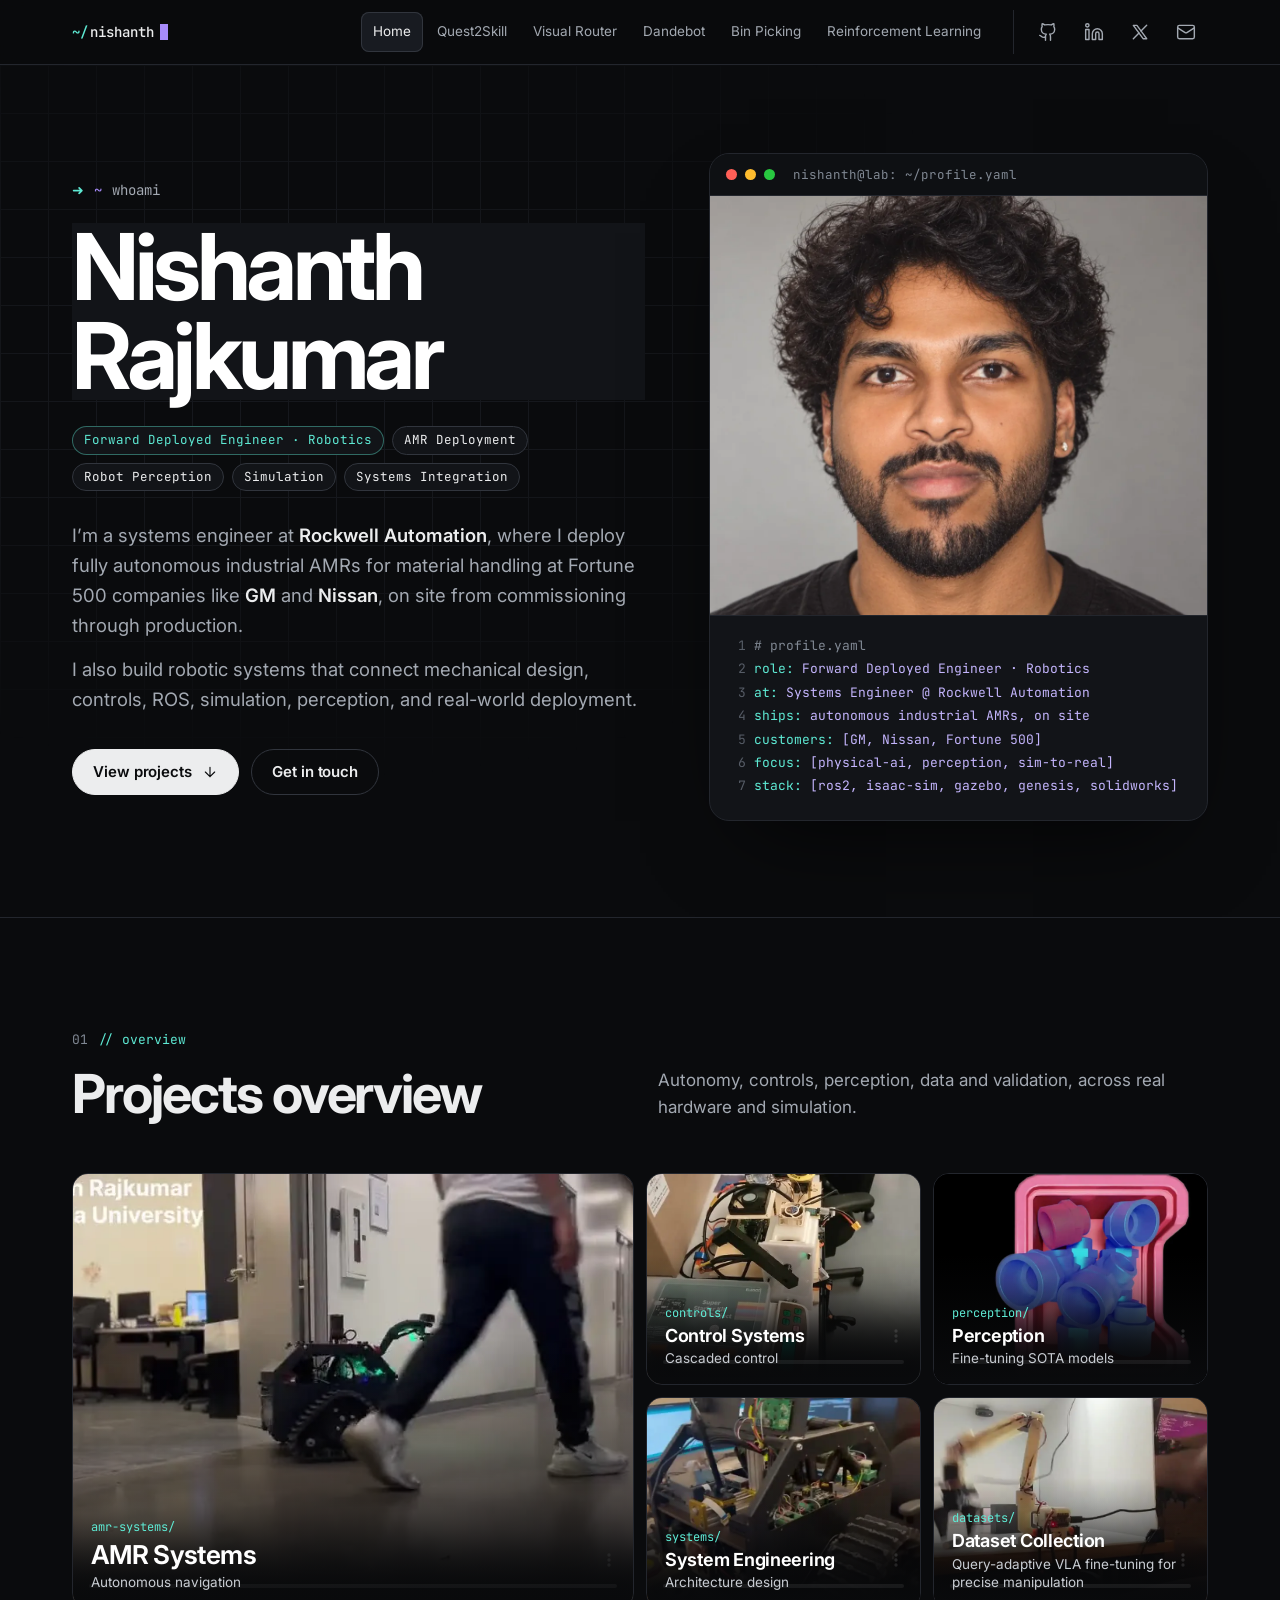
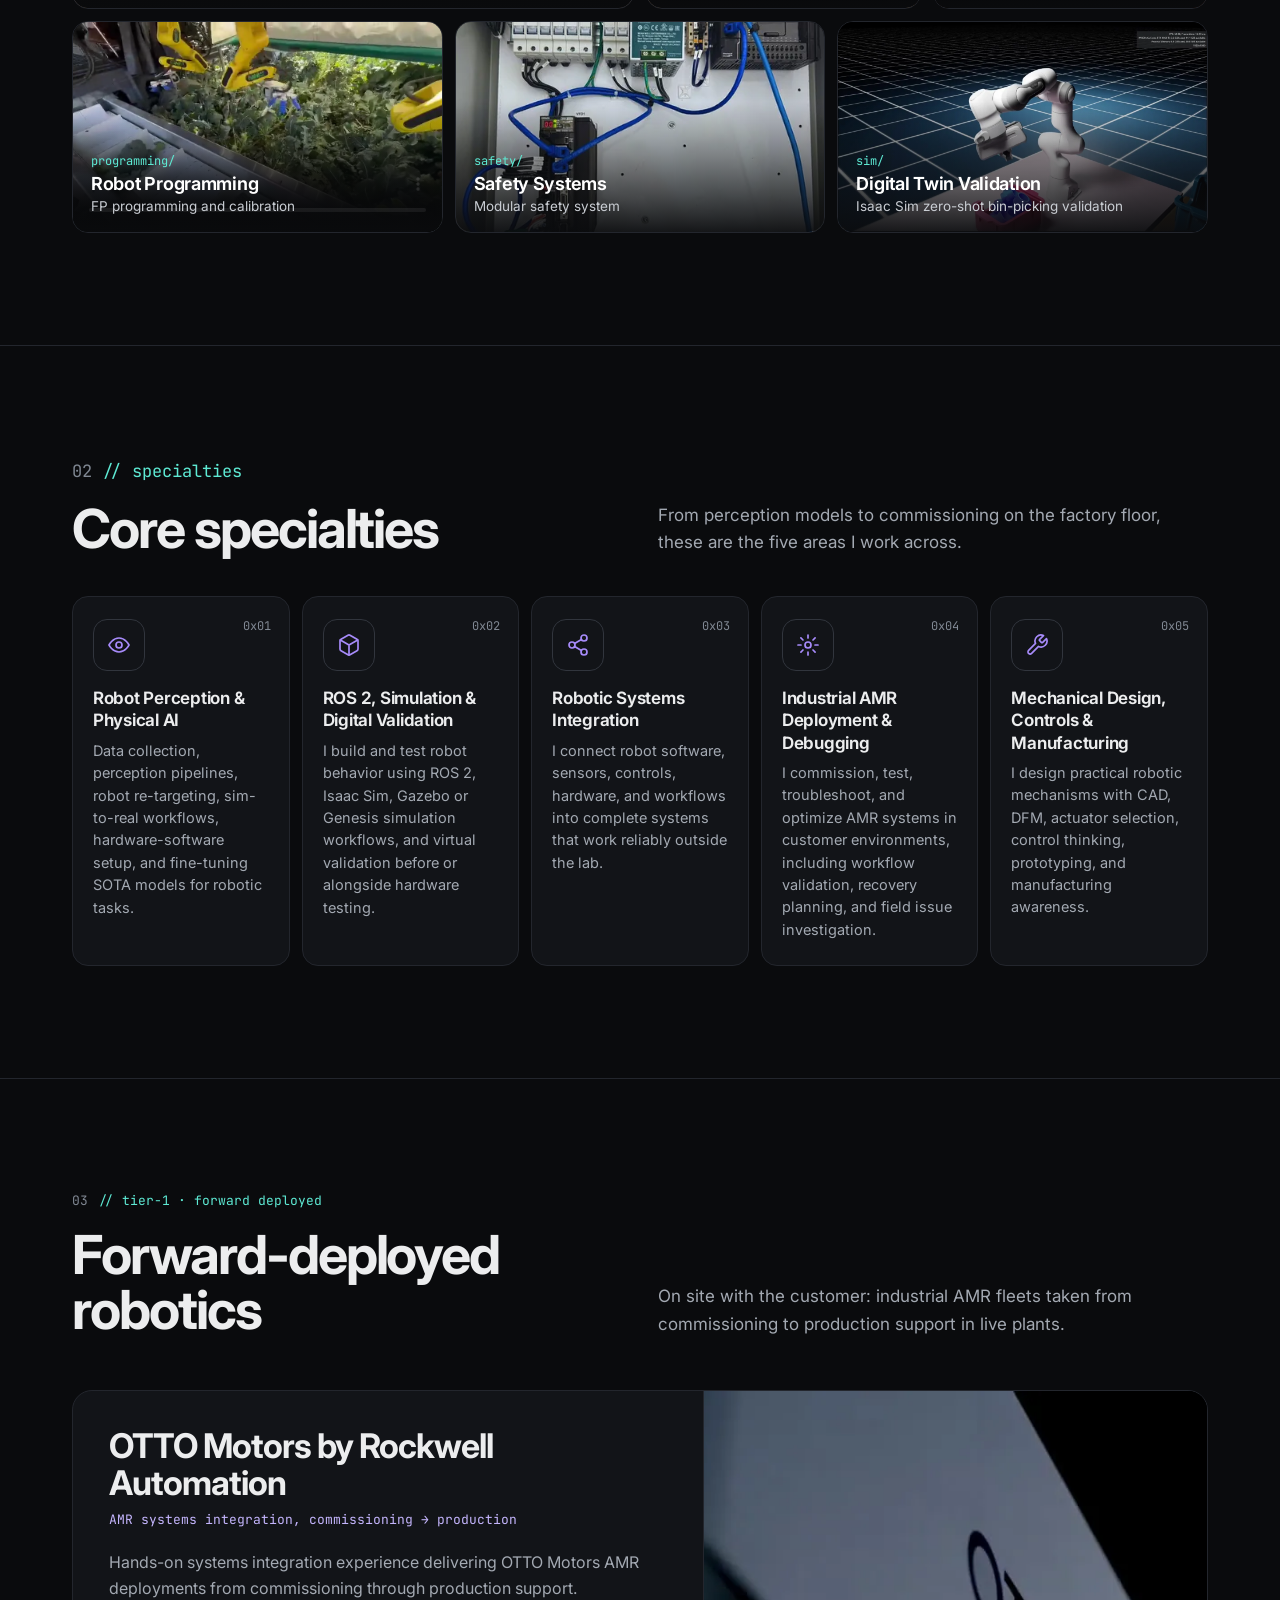
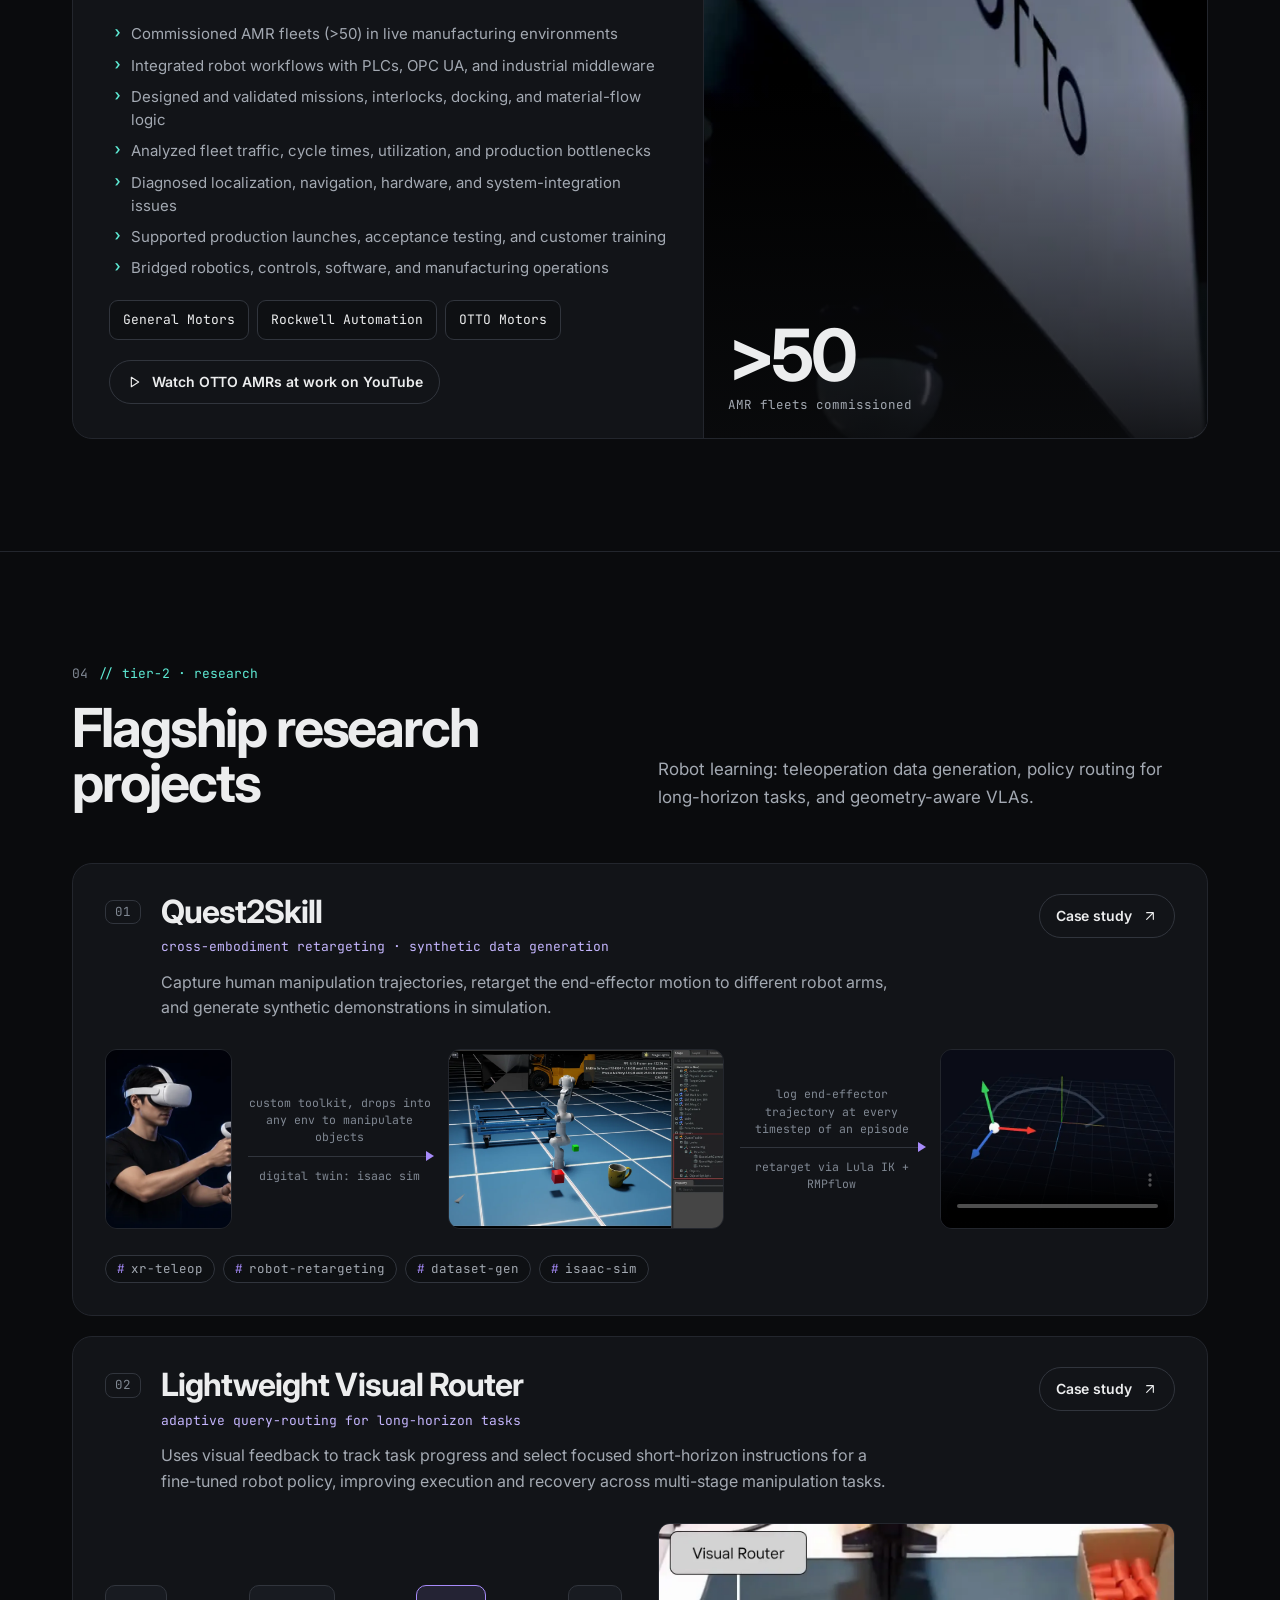
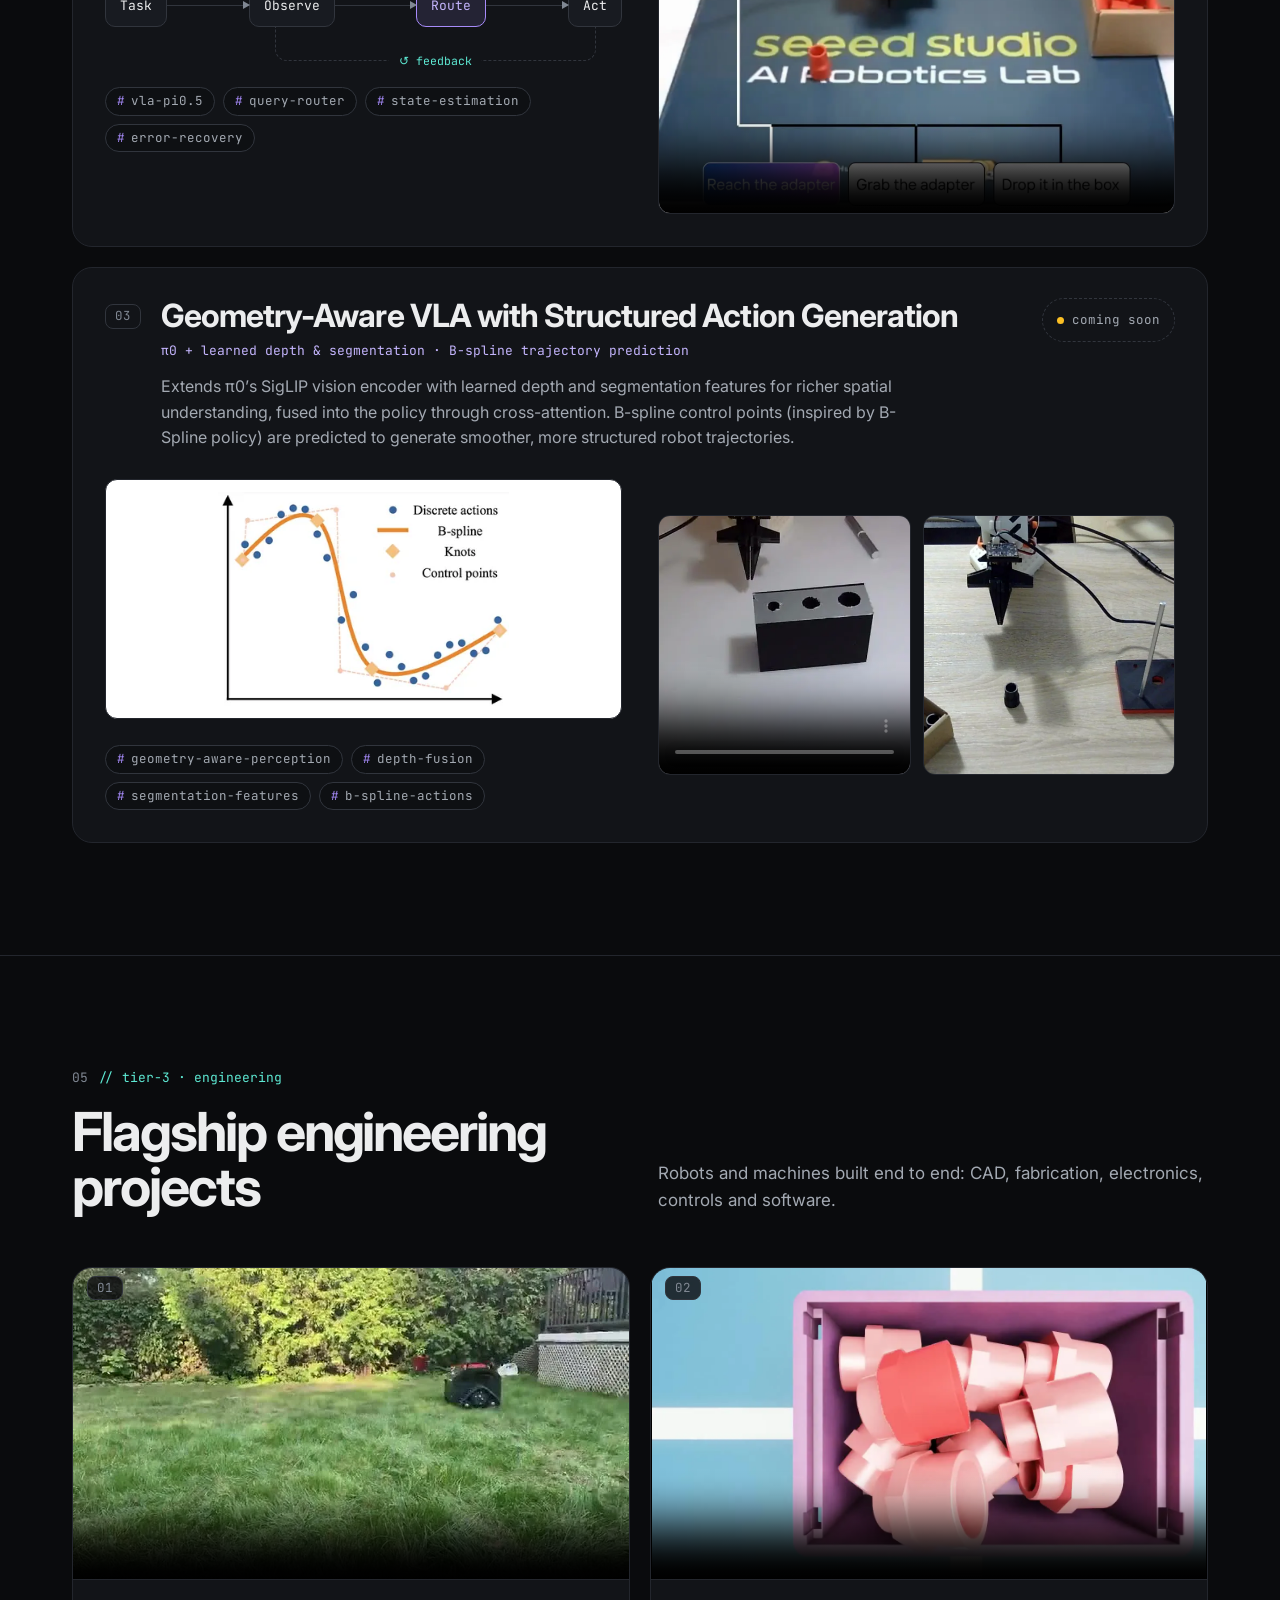
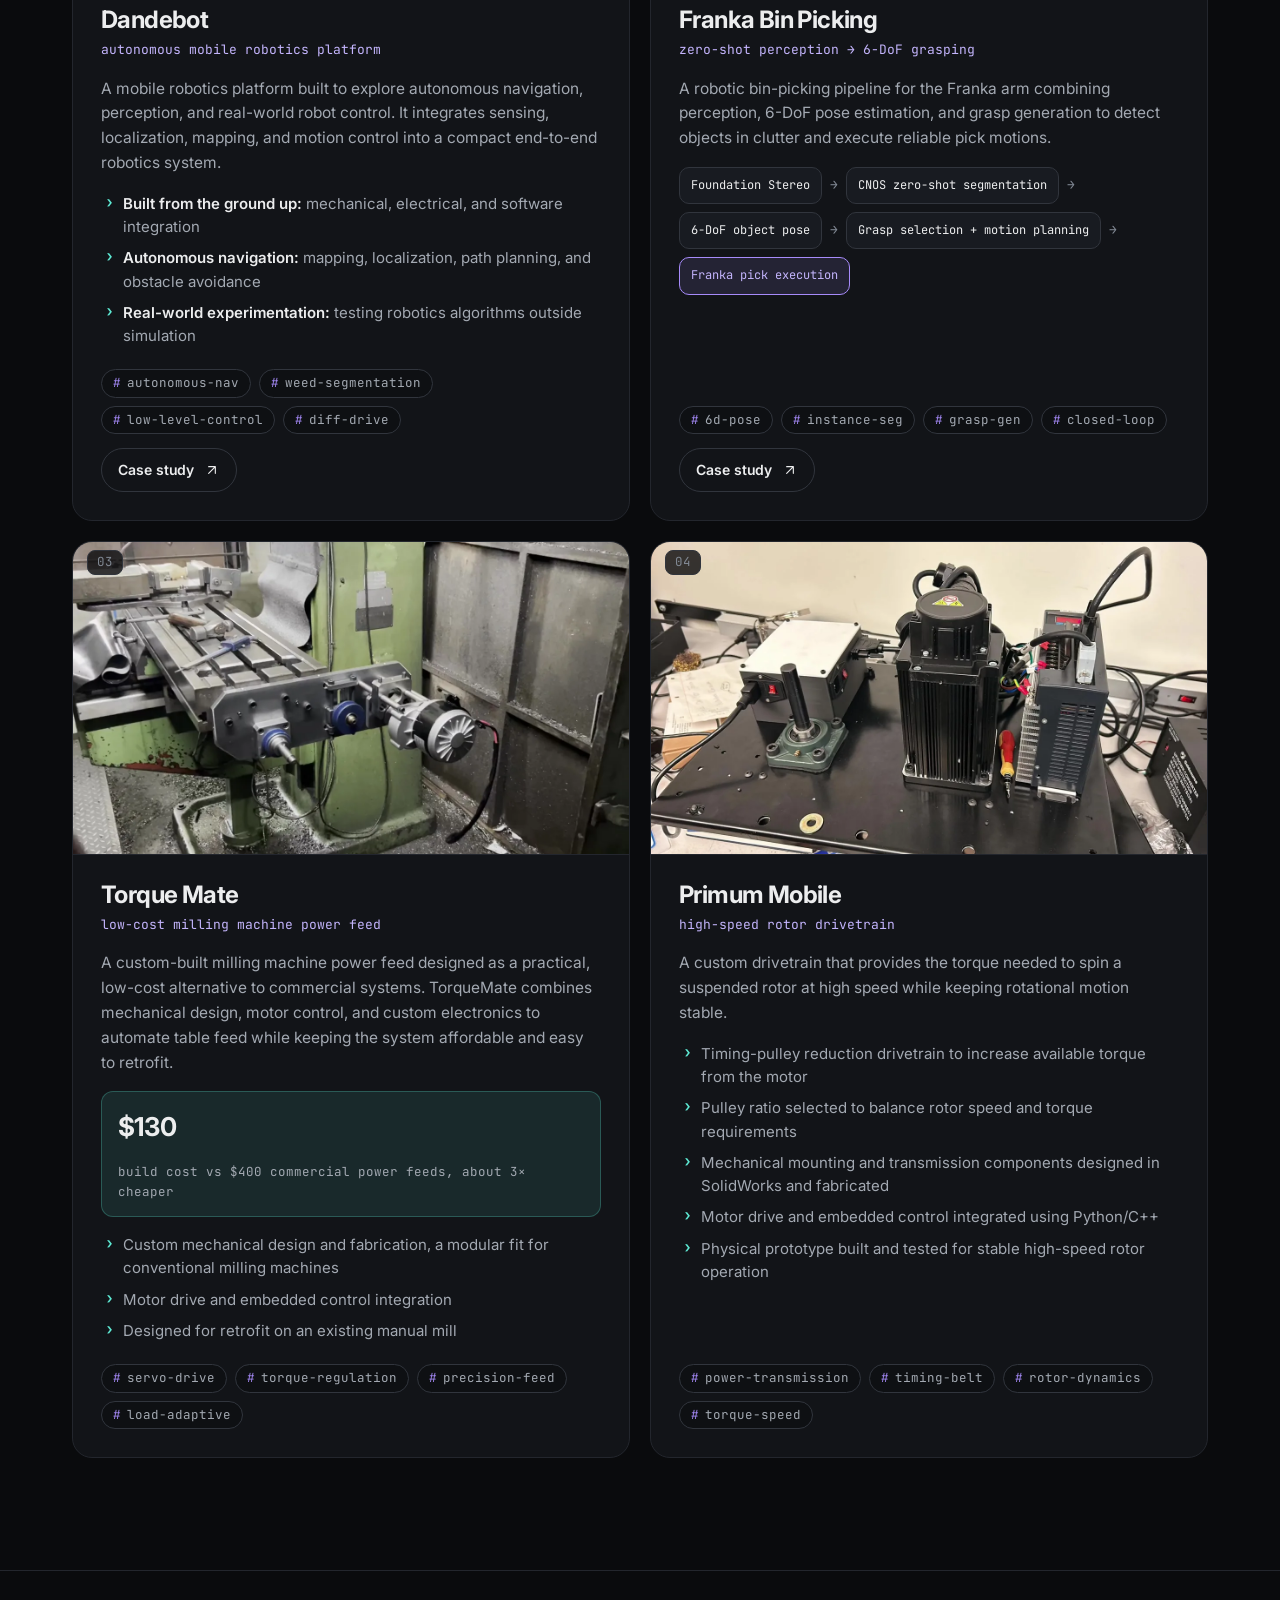
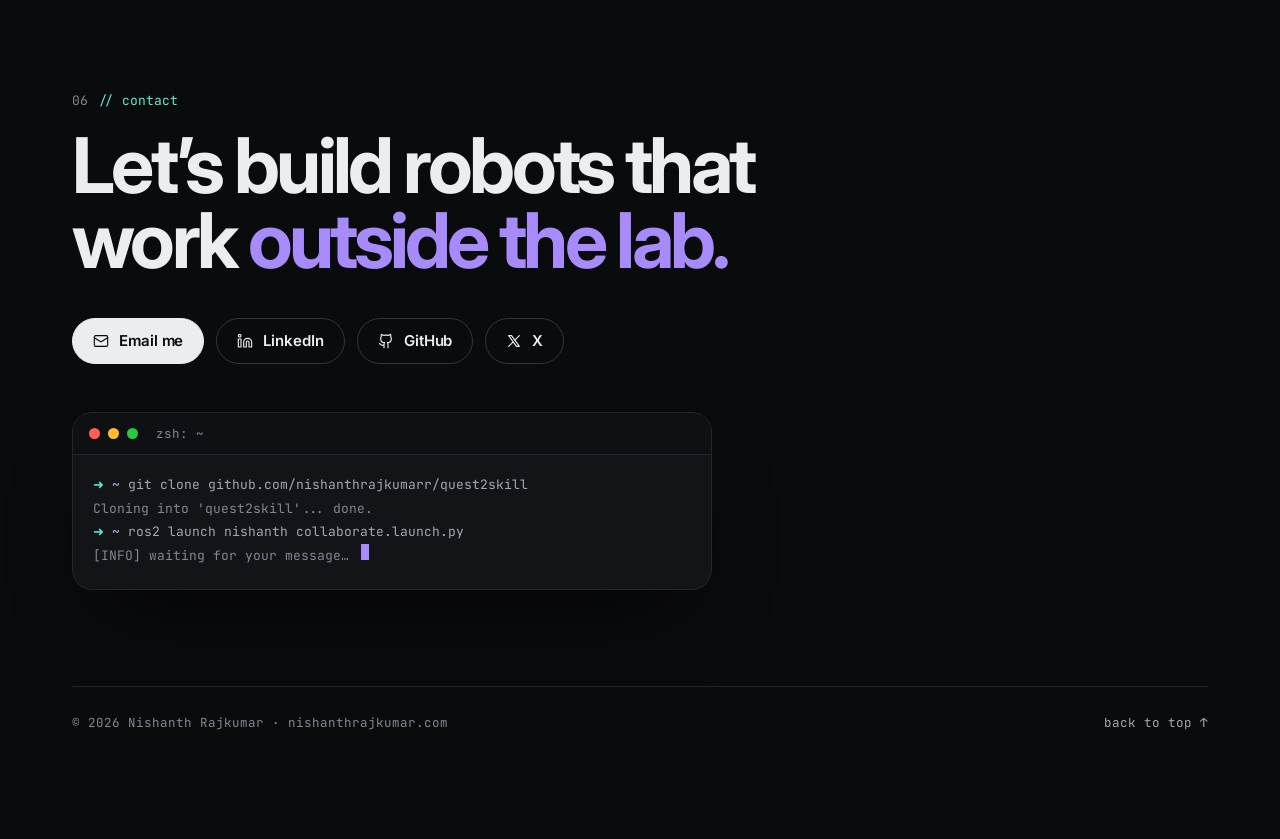
<file: index.html>
<!doctype html>
<html lang="en"><head>
<meta charset="utf-8">
<meta name="viewport" content="width=device-width, initial-scale=1, viewport-fit=cover">
<title>Nishanth Rajkumar — Forward Deployed Engineer, Robotics</title>
<meta name="description" content="Nishanth Rajkumar, Forward Deployed Engineer · Robotics. Deploys autonomous industrial AMRs at Rockwell Automation, from commissioning to production, and builds robot perception, simulation and integration systems.">
<link rel="canonical" href="https://nishanthrajkumar.com/">
<meta name="theme-color" content="#0A0B0D">
<meta name="color-scheme" content="dark">
<meta property="og:type" content="website">
<meta property="og:site_name" content="Nishanth Rajkumar">
<meta property="og:title" content="Nishanth Rajkumar — Forward Deployed Engineer, Robotics">
<meta property="og:description" content="Nishanth Rajkumar, Forward Deployed Engineer · Robotics. Deploys autonomous industrial AMRs at Rockwell Automation, from commissioning to production, and builds robot perception, simulation and integration systems.">
<meta property="og:url" content="https://nishanthrajkumar.com/">
<meta property="og:image" content="https://nishanthrajkumar.com/img/og-card.jpg">
<meta property="og:image:width" content="1200">
<meta property="og:image:height" content="630">
<meta name="twitter:card" content="summary_large_image">
<link rel="icon" href="favicon.svg" type="image/svg+xml">
<link rel="apple-touch-icon" href="apple-touch-icon.png">
<link rel="preconnect" href="https://fonts.googleapis.com">
<link rel="preconnect" href="https://fonts.gstatic.com" crossorigin="">
<link rel="stylesheet" href="https://fonts.googleapis.com/css2?family=Inter:wght@400;500;600;700&amp;family=JetBrains+Mono:wght@400;500&amp;display=swap">
<style>
body{margin:0;background:#0A0B0D}
a{color:#ECEDEE}a:hover{color:#A78BFA}
</style>
<link rel="stylesheet" href="site.css">
<script type="application/ld+json">[{"@context": "https://schema.org", "@type": "WebSite", "name": "Nishanth Rajkumar", "url": "https://nishanthrajkumar.com/"}, {"@context": "https://schema.org", "@type": "Person", "name": "Nishanth Rajkumar", "url": "https://nishanthrajkumar.com/", "image": "https://nishanthrajkumar.com/img/home-photo.webp", "jobTitle": "Forward Deployed Engineer, Robotics", "worksFor": {"@type": "Organization", "name": "Rockwell Automation"}, "knowsAbout": ["Robotics", "Autonomous mobile robots", "Robot perception", "ROS 2", "NVIDIA Isaac Sim", "Sim-to-real", "Systems integration"], "sameAs": ["https://www.linkedin.com/in/nishanthrajkumar15/", "https://github.com/nishanthrajkumarr", "https://x.com/nishanthrajkum"]}]</script>
<script src="site.js" defer></script>
</head>
<body>
<div class="site">

<header class="nav">
<div class="wrap nav-in">
<a class="brand" href="index.html" aria-label="Nishanth Rajkumar, home"><span class="tilde">~/</span>nishanth<span class="cursor" aria-hidden="true"></span></a>
<nav class="nav-links" aria-label="Primary">
<a href="index.html" aria-current="page">Home</a>
<a href="quest2skill.html">Quest2Skill</a>
<a href="visual-router.html">Visual Router</a>
<a href="dandebot.html">Dandebot</a>
<a href="bin-picking.html">Bin Picking</a>
<a href="reinforcement-learning.html">Reinforcement Learning</a>
</nav>
<div class="nav-social">
<a class="icon-btn" href="https://github.com/nishanthrajkumarr" rel="me" aria-label="GitHub"><svg class="i" viewBox="0 0 24 24" aria-hidden="true"><path d="M15 22v-4a4.8 4.8 0 0 0-1-3.5c3 0 6-2 6-5.5.08-1.25-.27-2.48-1-3.5.28-1.15.28-2.35 0-3.5 0 0-1 0-3 1.5-2.64-.5-5.36-.5-8 0C6 2 5 2 5 2c-.3 1.150-.3 2.35 0 3.5A5.403 5.403 0 0 0 4 9c0 3.5 3 5.5 6 5.5-.39.49-.68 1.05-.85 1.65-.17.6-.22 1.23-.15 1.85v4"></path><path d="M9 18c-4.51 2-5-2-7-2"></path></svg></a>
<a class="icon-btn" href="https://www.linkedin.com/in/nishanthrajkumar15/" rel="me" aria-label="LinkedIn"><svg class="i" viewBox="0 0 24 24" aria-hidden="true"><path d="M16 8a6 6 0 0 1 6 6v7h-4v-7a2 2 0 0 0-4 0v7h-4v-7a6 6 0 0 1 6-6z"></path><rect x="2" y="9" width="4" height="12"></rect><circle cx="4" cy="4" r="2"></circle></svg></a>
<a class="icon-btn" href="https://x.com/nishanthrajkum" rel="me" aria-label="X"><svg class="i" viewBox="0 0 24 24" aria-hidden="true"><path d="M4 4l11.7 16H20L8.3 4H4z"></path><path d="M4 20l6.8-6.8M20 4l-6.8 6.8"></path></svg></a>
<a class="icon-btn" href="mailto:nishanthrajkumar1@gmail.com" aria-label="Email"><svg class="i" viewBox="0 0 24 24" aria-hidden="true"><rect x="2" y="4" width="20" height="16" rx="2"></rect><path d="m22 7-8.97 5.7a1.94 1.94 0 0 1-2.06 0L2 7"></path></svg></a>
</div>
</div>
</header>

<main>
<section class="hero" id="top">
<div class="wrap hero-grid">
<div>
<p class="prompt"><span class="ps">➜</span><span class="path">~</span><span>whoami</span></p>
<h1 style="color:#FFFFFF;background:var(--surface)">Nishanth<br>Rajkumar</h1>
<ul class="roles">
<li class="role" style="color: var(--mint); border-color: rgba(94, 234, 212, .4)">Forward Deployed Engineer · Robotics</li>
<li class="role">AMR Deployment</li>
<li class="role">Robot Perception</li>
<li class="role">Simulation</li>
<li class="role">Systems Integration</li>
</ul>
<p class="lede">I’m a systems engineer at <strong>Rockwell Automation</strong>, where I deploy fully autonomous industrial AMRs for material handling at Fortune 500 companies like <strong>GM</strong> and <strong>Nissan</strong>, on site from commissioning through production.</p>
<p class="lede">I also build robotic systems that connect mechanical design, controls, ROS, simulation, perception, and real-world deployment.</p>
<div class="cta">
<a class="btn btn-primary" href="#projects">View projects <svg class="i i-sm" viewBox="0 0 24 24" aria-hidden="true"><path d="M12 5v14M19 12l-7 7-7-7"></path></svg></a>
<a class="btn" href="#contact">Get in touch</a>
</div>
</div>

<div class="window">
<div class="window-bar"><span class="dot r"></span><span class="dot y"></span><span class="dot g"></span><span class="window-title">nishanth@lab: ~/profile.yaml</span></div>
<div class="portrait portrait-photo"><img src="img/home-photo.webp" alt="Portrait of Nishanth Rajkumar" width="1086" height="1448"></div>
<div class="code" aria-label="Profile summary">
<div class="line"><span class="ln">1</span><span class="c"># profile.yaml</span></div>
<div class="line"><span class="ln">2</span><span class="k">role:</span><span class="s">Forward Deployed Engineer · Robotics</span></div>
<div class="line"><span class="ln">3</span><span class="k">at:</span><span class="s">Systems Engineer @ Rockwell Automation</span></div>
<div class="line"><span class="ln">4</span><span class="k">ships:</span><span class="s">autonomous industrial AMRs, on site</span></div>
<div class="line"><span class="ln">5</span><span class="k">customers:</span><span class="s">[GM, Nissan, Fortune 500]</span></div>
<div class="line"><span class="ln">6</span><span class="k">focus:</span><span class="s">[physical-ai, perception, sim-to-real]</span></div>
<div class="line"><span class="ln">7</span><span class="k">stack:</span><span class="s">[ros2, isaac-sim, gazebo, genesis, solidworks]</span></div>
</div>
</div>
</div>

</section>

<section class="section" id="overview">
<div class="wrap">
<div class="sec-head">
<div>
<p class="eyebrow"><span class="idx">01</span><span>// overview</span></p>
<h2 class="title">Projects overview</h2>
</div>
<p>Autonomy, controls, perception, data and validation, across real hardware and simulation.</p>
</div>
<div class="bento">
<figure class="tile span-6 row-2"><video data-loop muted loop playsinline preload="none" poster="media/loop-p2p.webp" width="960" height="540" aria-label="Dandebot driving to extraction targets along a corridor"><source src="media/loop-p2p.mp4" type="video/mp4"></video><figcaption><span class="path">amr-systems/</span><span class="name">AMR Systems</span><span class="desc">Autonomous navigation</span></figcaption></figure>
<figure class="tile"><video data-loop muted loop playsinline preload="none" poster="media/loop-torque.webp" width="960" height="540" aria-label="Torque test bench: a motor arm pressing on a scale while readings are logged"><source src="media/loop-torque.mp4" type="video/mp4"></video><figcaption><span class="path">controls/</span><span class="name">Control Systems</span><span class="desc">Cascaded control</span></figcaption></figure>
<figure class="tile"><video data-loop muted loop playsinline preload="none" poster="media/loop-perception.webp" width="1280" height="720" aria-label="Couplers in a bin segmented, posed and grasped in the point cloud"><source src="media/loop-perception.mp4" type="video/mp4"></video><figcaption><span class="path">perception/</span><span class="name">Perception</span><span class="desc">Fine-tuning SOTA models</span></figcaption></figure>
<figure class="tile"><video data-loop muted loop playsinline preload="none" poster="media/loop-internals.webp" width="848" height="480" aria-label="Walkaround of Dandebot wiring, controllers and linear actuator"><source src="media/loop-internals.mp4" type="video/mp4"></video><figcaption><span class="path">systems/</span><span class="name">System Engineering</span><span class="desc">Architecture design</span></figcaption></figure>
<figure class="tile"><video data-loop muted loop playsinline preload="none" poster="media/loop-datacollect.webp" width="1024" height="576" aria-label="Recording demonstrations with a 3D-printed robot arm"><source src="media/loop-datacollect.mp4" type="video/mp4"></video><figcaption><span class="path">datasets/</span><span class="name">Dataset Collection</span><span class="desc">Query-adaptive VLA fine-tuning for precise manipulation</span></figcaption></figure>
<figure class="tile span-4"><video data-loop muted loop playsinline preload="none" poster="media/loop-harvest.webp" width="960" height="540" aria-label="Robot arms harvesting broccoli onto a conveyor"><source src="media/loop-harvest.mp4" type="video/mp4"></video><figcaption><span class="path">programming/</span><span class="name">Robot Programming</span><span class="desc">FP programming and calibration</span></figcaption></figure>
<figure class="tile span-4"><img src="img/tile-safety-systems.webp" alt="Modular electrical safety panel" width="461" height="615" loading="lazy"><figcaption><span class="path">safety/</span><span class="name">Safety Systems</span><span class="desc">Modular safety system</span></figcaption></figure>
<figure class="tile span-4"><img src="img/tile-digital-twin.webp" alt="Franka arm in Isaac Sim picking from a bin" width="1280" height="720" loading="lazy"><figcaption><span class="path">sim/</span><span class="name">Digital Twin Validation</span><span class="desc">Isaac Sim zero-shot bin-picking validation</span></figcaption></figure>
</div>
</div>
</section>

<section class="section" id="specialties">
<div class="wrap spec">
<div class="spec-intro">
<p class="eyebrow"><span class="idx">02</span><span>// specialties</span></p>
<h2 class="title">Core specialties</h2>
<p>From perception models to commissioning on the factory floor, these are the five areas I work across.</p>
</div>
<ul class="spec-list">
<li class="spec-item">
<span class="icon-box"><svg class="i i-lg" viewBox="0 0 24 24" aria-hidden="true"><path d="M2 12s3.5-7 10-7 10 7 10 7-3.5 7-10 7S2 12 2 12z"></path><circle cx="12" cy="12" r="3"></circle></svg></span>
<div><h3>Robot Perception &amp; Physical AI</h3><p>Data collection, perception pipelines, robot re-targeting, sim-to-real workflows, hardware-software setup, and fine-tuning SOTA models for robotic tasks.</p></div>
<span class="hex">0x01</span>
</li>
<li class="spec-item">
<span class="icon-box"><svg class="i i-lg" viewBox="0 0 24 24" aria-hidden="true"><path d="M21 16V8a2 2 0 0 0-1-1.73l-7-4a2 2 0 0 0-2 0l-7 4A2 2 0 0 0 3 8v8a2 2 0 0 0 1 1.73l7 4a2 2 0 0 0 2 0l7-4A2 2 0 0 0 21 16z"></path><path d="M3.3 7 12 12l8.7-5M12 22V12"></path></svg></span>
<div><h3>ROS 2, Simulation &amp; Digital Validation</h3><p>I build and test robot behavior using ROS 2, Isaac Sim, Gazebo or Genesis simulation workflows, and virtual validation before or alongside hardware testing.</p></div>
<span class="hex">0x02</span>
</li>
<li class="spec-item">
<span class="icon-box"><svg class="i i-lg" viewBox="0 0 24 24" aria-hidden="true"><circle cx="18" cy="5" r="3"></circle><circle cx="6" cy="12" r="3"></circle><circle cx="18" cy="19" r="3"></circle><path d="m8.6 13.5 6.8 4M15.4 6.5l-6.8 4"></path></svg></span>
<div><h3>Robotic Systems Integration</h3><p>I connect robot software, sensors, controls, hardware, and workflows into complete systems that work reliably outside the lab.</p></div>
<span class="hex">0x03</span>
</li>
<li class="spec-item">
<span class="icon-box"><svg class="i i-lg" viewBox="0 0 24 24" aria-hidden="true"><circle cx="12" cy="12" r="3"></circle><path d="M12 2v3M12 19v3M4.9 4.9 7 7M17 17l2.1 2.1M2 12h3M19 12h3M4.9 19.1 7 17M17 7l2.1-2.1"></path></svg></span>
<div><h3>Industrial AMR Deployment &amp; Debugging</h3><p>I commission, test, troubleshoot, and optimize AMR systems in customer environments, including workflow validation, recovery planning, and field issue investigation.</p></div>
<span class="hex">0x04</span>
</li>
<li class="spec-item">
<span class="icon-box"><svg class="i i-lg" viewBox="0 0 24 24" aria-hidden="true"><path d="M14.7 6.3a1 1 0 0 0 0 1.4l1.6 1.6a1 1 0 0 0 1.4 0l3.77-3.77a6 6 0 0 1-7.94 7.94l-6.91 6.91a2.12 2.12 0 0 1-3-3l6.91-6.91a6 6 0 0 1 7.94-7.94l-3.76 3.76z"></path></svg></span>
<div><h3>Mechanical Design, Controls &amp; Manufacturing</h3><p>I design practical robotic mechanisms with CAD, DFM, actuator selection, control thinking, prototyping, and manufacturing awareness.</p></div>
<span class="hex">0x05</span>
</li>
</ul>
</div>
</section>

<section class="section" id="projects">
<div class="wrap">
<div class="sec-head">
<div>
<p class="eyebrow"><span class="idx">03</span><span>// tier-1 · forward deployed</span></p>
<h2 class="title">Forward-deployed robotics</h2>
</div>
<p>On site with the customer: industrial AMR fleets taken from commissioning to production support in live plants.</p>
</div>
<article class="deploy">
<div class="deploy-body">
<div><h3>OTTO Motors by Rockwell Automation</h3><p class="proj-sub">AMR systems integration, commissioning → production</p></div>
<p class="lede" style="font-size: 16px">Hands-on systems integration experience delivering OTTO Motors AMR deployments from commissioning through production support.</p>
<ul class="bullets">
<li>Commissioned AMR fleets (&gt;50) in live manufacturing environments</li>
<li>Integrated robot workflows with PLCs, OPC UA, and industrial middleware</li>
<li>Designed and validated missions, interlocks, docking, and material-flow logic</li>
<li>Analyzed fleet traffic, cycle times, utilization, and production bottlenecks</li>
<li>Diagnosed localization, navigation, hardware, and system-integration issues</li>
<li>Supported production launches, acceptance testing, and customer training</li>
<li>Bridged robotics, controls, software, and manufacturing operations</li>
</ul>
<div class="partners" aria-label="Organizations">
<span class="partner">General Motors</span><span class="partner">Rockwell Automation</span><span class="partner">OTTO Motors</span>
</div>
<a class="btn btn-sm" href="https://www.youtube.com/watch?v=zDFp9jjl6DU" style="align-self: flex-start"><svg class="i i-sm" viewBox="0 0 24 24" aria-hidden="true"><path d="M8 5v14l11-7z"></path></svg>Watch OTTO AMRs at work on YouTube</a>
</div>
<div class="deploy-media">
<img src="img/otto-amr.webp" alt="Close-up of an OTTO autonomous mobile robot" width="1280" height="720" loading="lazy">
<div class="big"><b>&gt;50</b><span>AMR fleets commissioned</span></div>
</div>
</article>
</div>
</section>

<section class="section" id="research">
<div class="wrap">
<div class="sec-head">
<div>
<p class="eyebrow"><span class="idx">04</span><span>// tier-2 · research</span></p>
<h2 class="title">Flagship research projects</h2>
</div>
<p>Robot learning: teleoperation data generation, policy routing for long-horizon tasks, and geometry-aware VLAs.</p>
</div>

<article class="proj">
<div class="proj-head">
<span class="num">01</span>
<div class="proj-title">
<h3>Quest2Skill</h3>
<p class="proj-sub">cross-embodiment retargeting · synthetic data generation</p>
<p class="proj-desc">Capture human manipulation trajectories, retarget the end-effector motion to different robot arms, and generate synthetic demonstrations in simulation.</p>
</div>
<a class="btn btn-sm proj-act" href="quest2skill.html">Case study <svg class="i i-sm" viewBox="0 0 24 24" aria-hidden="true"><path d="M7 17 17 7M7 7h10v10"></path></svg></a>
</div>
<div class="proj-body">
<div class="pipeline">
<div class="shot"><img src="img/q2s-vr-teleop-hd.webp" alt="Operator wearing a Meta Quest headset holding both controllers" width="480" height="442" loading="lazy"></div>
<div class="arrow"><span>custom toolkit, drops into any env to manipulate objects</span><div class="line"></div><span>digital twin: isaac sim</span></div>
<div class="shot"><img src="img/q2s-isaac-scene-hd.webp" alt="Isaac Sim scene with a Franka arm, a red cube and a mug" width="1587" height="637" loading="lazy"></div>
<div class="arrow"><span>log end-effector trajectory at every timestep of an episode</span><div class="line"></div><span>retarget via Lula IK + RMPflow</span></div>
<div class="shot"><video data-loop muted loop playsinline preload="none" poster="media/loop-trajectory.webp" width="720" height="480" aria-label="Recorded human end-effector trajectory drawn in 3D"><source src="media/loop-trajectory.mp4" type="video/mp4"></video></div>
</div>
<ul class="tags">
<li class="tag">xr-teleop</li><li class="tag">robot-retargeting</li><li class="tag">dataset-gen</li><li class="tag">isaac-sim</li>
</ul>
</div>
</article>

<article class="proj">
<div class="proj-head">
<span class="num">02</span>
<div class="proj-title">
<h3>Lightweight Visual Router</h3>
<p class="proj-sub">adaptive query-routing for long-horizon tasks</p>
<p class="proj-desc">Uses visual feedback to track task progress and select focused short-horizon instructions for a fine-tuned robot policy, improving execution and recovery across multi-stage manipulation tasks.</p>
</div>
<a class="btn btn-sm proj-act" href="visual-router.html">Case study <svg class="i i-sm" viewBox="0 0 24 24" aria-hidden="true"><path d="M7 17 17 7M7 7h10v10"></path></svg></a>
</div>
<div class="proj-body proj-split">
<div>
<div class="flow" aria-label="Task, observe, route, act, with a feedback loop from act back to observe">
<span class="node">Task</span><span class="edge"></span><span class="node">Observe</span><span class="edge"></span><span class="node hl">Route</span><span class="edge"></span><span class="node">Act</span>
<span class="loop"><span>↺ feedback</span></span>
</div>
<ul class="tags">
<li class="tag">vla-pi0.5</li><li class="tag">query-router</li><li class="tag">state-estimation</li><li class="tag">error-recovery</li>
</ul>
</div>
<div class="shot"><video data-loop muted loop playsinline preload="none" poster="media/loop-router.webp" width="1280" height="720" aria-label="Visual router switching between reach, grab and drop as the arm works"><source src="media/loop-router.mp4" type="video/mp4"></video></div>
</div>
</article>

<article class="proj">
<div class="proj-head">
<span class="num">03</span>
<div class="proj-title">
<h3>Geometry-Aware VLA with Structured Action Generation</h3>
<p class="proj-sub">π0 + learned depth &amp; segmentation · B-spline trajectory prediction</p>
<p class="proj-desc">Extends π0’s SigLIP vision encoder with learned depth and segmentation features for richer spatial understanding, fused into the policy through cross-attention. B-spline control points (inspired by B-Spline policy) are predicted to generate smoother, more structured robot trajectories.</p>
</div>
<span class="status proj-act">coming soon</span>
</div>
<div class="proj-body proj-split">
<div>
<div class="shot light contain" style="height: 240px; padding: 12px"><img src="img/vla-bspline.webp" alt="Plot comparing discrete actions with a fitted B-spline, its knots and control points" width="360" height="264" loading="lazy"></div>
<ul class="tags">
<li class="tag">geometry-aware-perception</li><li class="tag">depth-fusion</li><li class="tag">segmentation-features</li><li class="tag">b-spline-actions</li>
</ul>
</div>
<div class="g-2" style="gap: 12px"><div class="shot" style="height: 260px"><video data-loop muted loop playsinline preload="none" poster="media/loop-vla-rollout.webp" width="640" height="480" aria-label="Policy rollout: the gripper inserts a peg into a block with three holes"><source src="media/loop-vla-rollout.mp4" type="video/mp4"></video></div><div class="shot" style="height: 260px"><img src="img/vla-setup.webp" alt="Peg-insertion setup with the gripper above a peg on its stand" width="640" height="480" loading="lazy"></div></div>
</div>
</article>
</div>
</section>

<section class="section" id="engineering">
<div class="wrap">
<div class="sec-head">
<div>
<p class="eyebrow"><span class="idx">05</span><span>// tier-3 · engineering</span></p>
<h2 class="title">Flagship engineering projects</h2>
</div>
<p>Robots and machines built end to end: CAD, fabrication, electronics, controls and software.</p>
</div>
<div class="grid-2">

<article class="card">
<div class="card-media"><video data-loop muted loop playsinline preload="none" poster="media/loop-coverage-outdoor.webp" width="848" height="480" aria-label="Dandebot covering a backyard lawn"><source src="media/loop-coverage-outdoor.mp4" type="video/mp4"></video><span class="num">01</span></div>
<div class="card-body">
<div><h3>Dandebot</h3><p class="proj-sub">autonomous mobile robotics platform</p></div>
<p>A mobile robotics platform built to explore autonomous navigation, perception, and real-world robot control. It integrates sensing, localization, mapping, and motion control into a compact end-to-end robotics system.</p>
<ul class="bullets">
<li><strong>Built from the ground up:</strong> mechanical, electrical, and software integration</li>
<li><strong>Autonomous navigation:</strong> mapping, localization, path planning, and obstacle avoidance</li>
<li><strong>Real-world experimentation:</strong> testing robotics algorithms outside simulation</li>
</ul>
<div class="card-foot">
<ul class="tags"><li class="tag">autonomous-nav</li><li class="tag">weed-segmentation</li><li class="tag">low-level-control</li><li class="tag">diff-drive</li></ul>
<a class="btn btn-sm" href="dandebot.html">Case study <svg class="i i-sm" viewBox="0 0 24 24" aria-hidden="true"><path d="M7 17 17 7M7 7h10v10"></path></svg></a>
</div>
</div>
</article>

<article class="card">
<div class="card-media contain"><video data-loop muted loop playsinline preload="none" poster="media/loop-binpick.webp" width="1280" height="720" aria-label="Simulated bin of couplers with the next pick highlighted"><source src="media/loop-binpick.mp4" type="video/mp4"></video><span class="num">02</span></div>
<div class="card-body">
<div><h3>Franka Bin Picking</h3><p class="proj-sub">zero-shot perception → 6-DoF grasping</p></div>
<p>A robotic bin-picking pipeline for the Franka arm combining perception, 6-DoF pose estimation, and grasp generation to detect objects in clutter and execute reliable pick motions.</p>
<div class="chain" aria-label="Pipeline">
<span class="node">Foundation Stereo</span><span class="sep">→</span><span class="node">CNOS zero-shot segmentation</span><span class="sep">→</span><span class="node">6-DoF object pose</span><span class="sep">→</span><span class="node">Grasp selection + motion planning</span><span class="sep">→</span><span class="node hl">Franka pick execution</span>
</div>
<div class="card-foot">
<ul class="tags"><li class="tag">6d-pose</li><li class="tag">instance-seg</li><li class="tag">grasp-gen</li><li class="tag">closed-loop</li></ul>
<a class="btn btn-sm" href="bin-picking.html">Case study <svg class="i i-sm" viewBox="0 0 24 24" aria-hidden="true"><path d="M7 17 17 7M7 7h10v10"></path></svg></a>
</div>
</div>
</article>

<article class="card">
<div class="card-media"><img src="img/torque-mate.webp" alt="TorqueMate power feed mounted on a manual milling machine" width="1280" height="720" loading="lazy"><span class="num">03</span></div>
<div class="card-body">
<div><h3>Torque Mate</h3><p class="proj-sub">low-cost milling machine power feed</p></div>
<p>A custom-built milling machine power feed designed as a practical, low-cost alternative to commercial systems. TorqueMate combines mechanical design, motor control, and custom electronics to automate table feed while keeping the system affordable and easy to retrofit.</p>
<div class="callout"><b>$130</b><span>build cost vs $400 commercial power feeds, about 3× cheaper</span></div>
<ul class="bullets">
<li>Custom mechanical design and fabrication, a modular fit for conventional milling machines</li>
<li>Motor drive and embedded control integration</li>
<li>Designed for retrofit on an existing manual mill</li>
</ul>
<div class="card-foot">
<ul class="tags"><li class="tag">servo-drive</li><li class="tag">torque-regulation</li><li class="tag">precision-feed</li><li class="tag">load-adaptive</li></ul>
</div>
</div>
</article>

<article class="card">
<div class="card-media"><img src="img/primum-mobile.webp" alt="Primum Mobile drivetrain test rig with motor and driver" width="1280" height="720" loading="lazy"><span class="num">04</span></div>
<div class="card-body">
<div><h3>Primum Mobile</h3><p class="proj-sub">high-speed rotor drivetrain</p></div>
<p>A custom drivetrain that provides the torque needed to spin a suspended rotor at high speed while keeping rotational motion stable.</p>
<ul class="bullets">
<li>Timing-pulley reduction drivetrain to increase available torque from the motor</li>
<li>Pulley ratio selected to balance rotor speed and torque requirements</li>
<li>Mechanical mounting and transmission components designed in SolidWorks and fabricated</li>
<li>Motor drive and embedded control integrated using Python/C++</li>
<li>Physical prototype built and tested for stable high-speed rotor operation</li>
</ul>
<div class="card-foot">
<ul class="tags"><li class="tag">power-transmission</li><li class="tag">timing-belt</li><li class="tag">rotor-dynamics</li><li class="tag">torque-speed</li></ul>
</div>
</div>
</article>

</div>
</div>
</section>

</main>

<footer class="contact" id="contact">
<div class="wrap">
<p class="eyebrow"><span class="idx">06</span><span>// contact</span></p>
<h2>Let’s build robots that work <em>outside the lab.</em></h2>
<div class="cta">
<a class="btn btn-primary" href="mailto:nishanthrajkumar1@gmail.com"><svg class="i i-sm" viewBox="0 0 24 24" aria-hidden="true"><rect x="2" y="4" width="20" height="16" rx="2"></rect><path d="m22 7-8.97 5.7a1.94 1.94 0 0 1-2.06 0L2 7"></path></svg>Email me</a>
<a class="btn" href="https://www.linkedin.com/in/nishanthrajkumar15/" rel="me"><svg class="i i-sm" viewBox="0 0 24 24" aria-hidden="true"><path d="M16 8a6 6 0 0 1 6 6v7h-4v-7a2 2 0 0 0-4 0v7h-4v-7a6 6 0 0 1 6-6z"></path><rect x="2" y="9" width="4" height="12"></rect><circle cx="4" cy="4" r="2"></circle></svg>LinkedIn</a>
<a class="btn" href="https://github.com/nishanthrajkumarr" rel="me"><svg class="i i-sm" viewBox="0 0 24 24" aria-hidden="true"><path d="M15 22v-4a4.8 4.8 0 0 0-1-3.5c3 0 6-2 6-5.5.08-1.25-.27-2.480-1-3.5.28-1.15.28-2.35 0-3.5 0 0-1 0-3 1.5-2.64-.5-5.36-.5-8 0C6 2 5 2 5 2c-.3 1.15-.3 2.35 0 3.5A5.403 5.403 0 0 0 4 9c0 3.5 3 5.5 6 5.5-.39.49-.68 1.05-.85 1.65-.17.6-.22 1.23-.15 1.85v4"></path><path d="M9 18c-4.51 2-5-2-7-2"></path></svg>GitHub</a>
<a class="btn" href="https://x.com/nishanthrajkum" rel="me"><svg class="i i-sm" viewBox="0 0 24 24" aria-hidden="true"><path d="M4 4l11.7 16H20L8.3 4H4z"></path><path d="M4 20l6.8-6.8M20 4l-6.8 6.8"></path></svg>X</a>
</div>
<div class="window term">
<div class="window-bar"><span class="dot r"></span><span class="dot y"></span><span class="dot g"></span><span class="window-title">zsh: ~</span></div>
<div class="code">
<div class="line"><span class="k">➜</span><span class="s">~</span><span>git clone github.com/nishanthrajkumarr/quest2skill</span></div>
<div class="line"><span class="c">Cloning into 'quest2skill'... done.</span></div>
<div class="line"><span class="k">➜</span><span class="s">~</span><span>ros2 launch nishanth collaborate.launch.py</span></div>
<div class="line"><span class="c">[INFO] waiting for your message…</span><span class="cursor" aria-hidden="true"></span></div>
</div>
</div>
</div>
<div class="wrap">
<div class="foot" style="margin-top: 96px">
<span>© 2026 Nishanth Rajkumar · nishanthrajkumar.com</span>
<a href="#top">back to top ↑</a>
</div>
</div>
</footer>

</div>


</body></html>
</file>
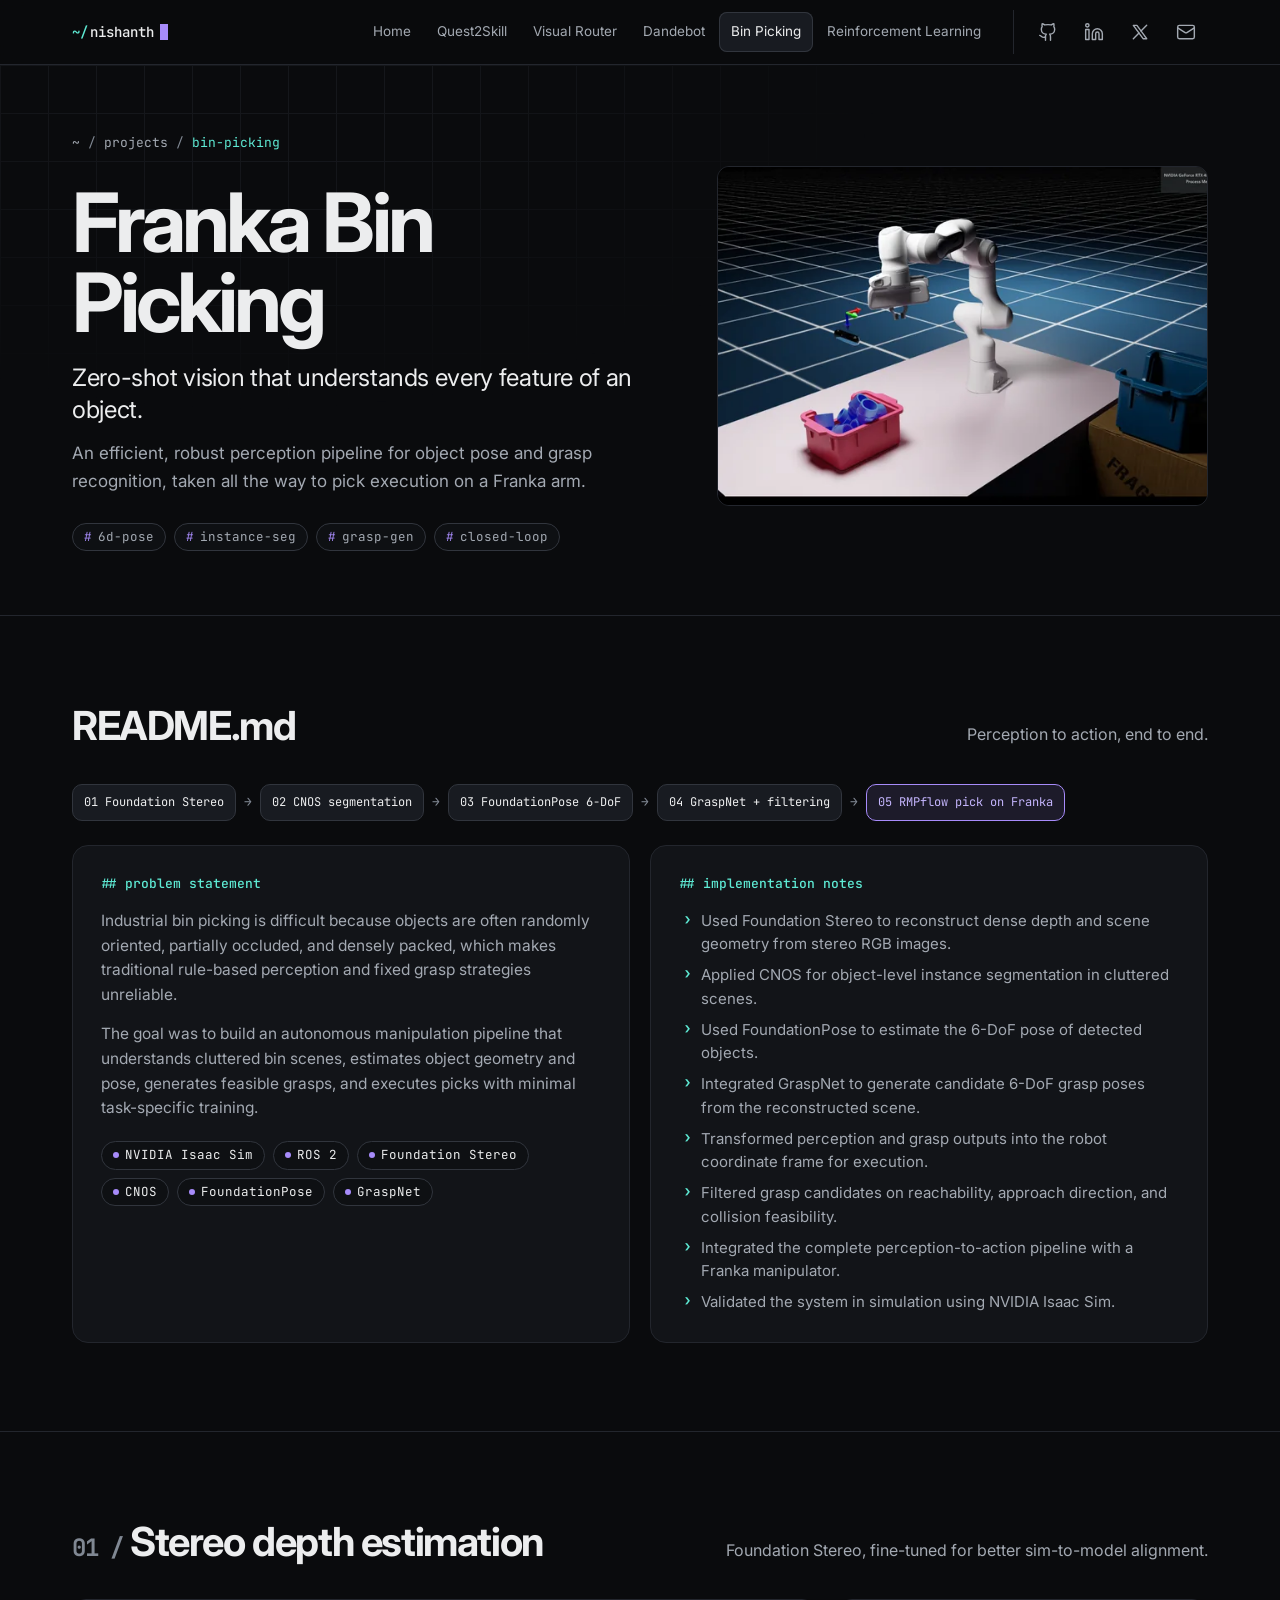
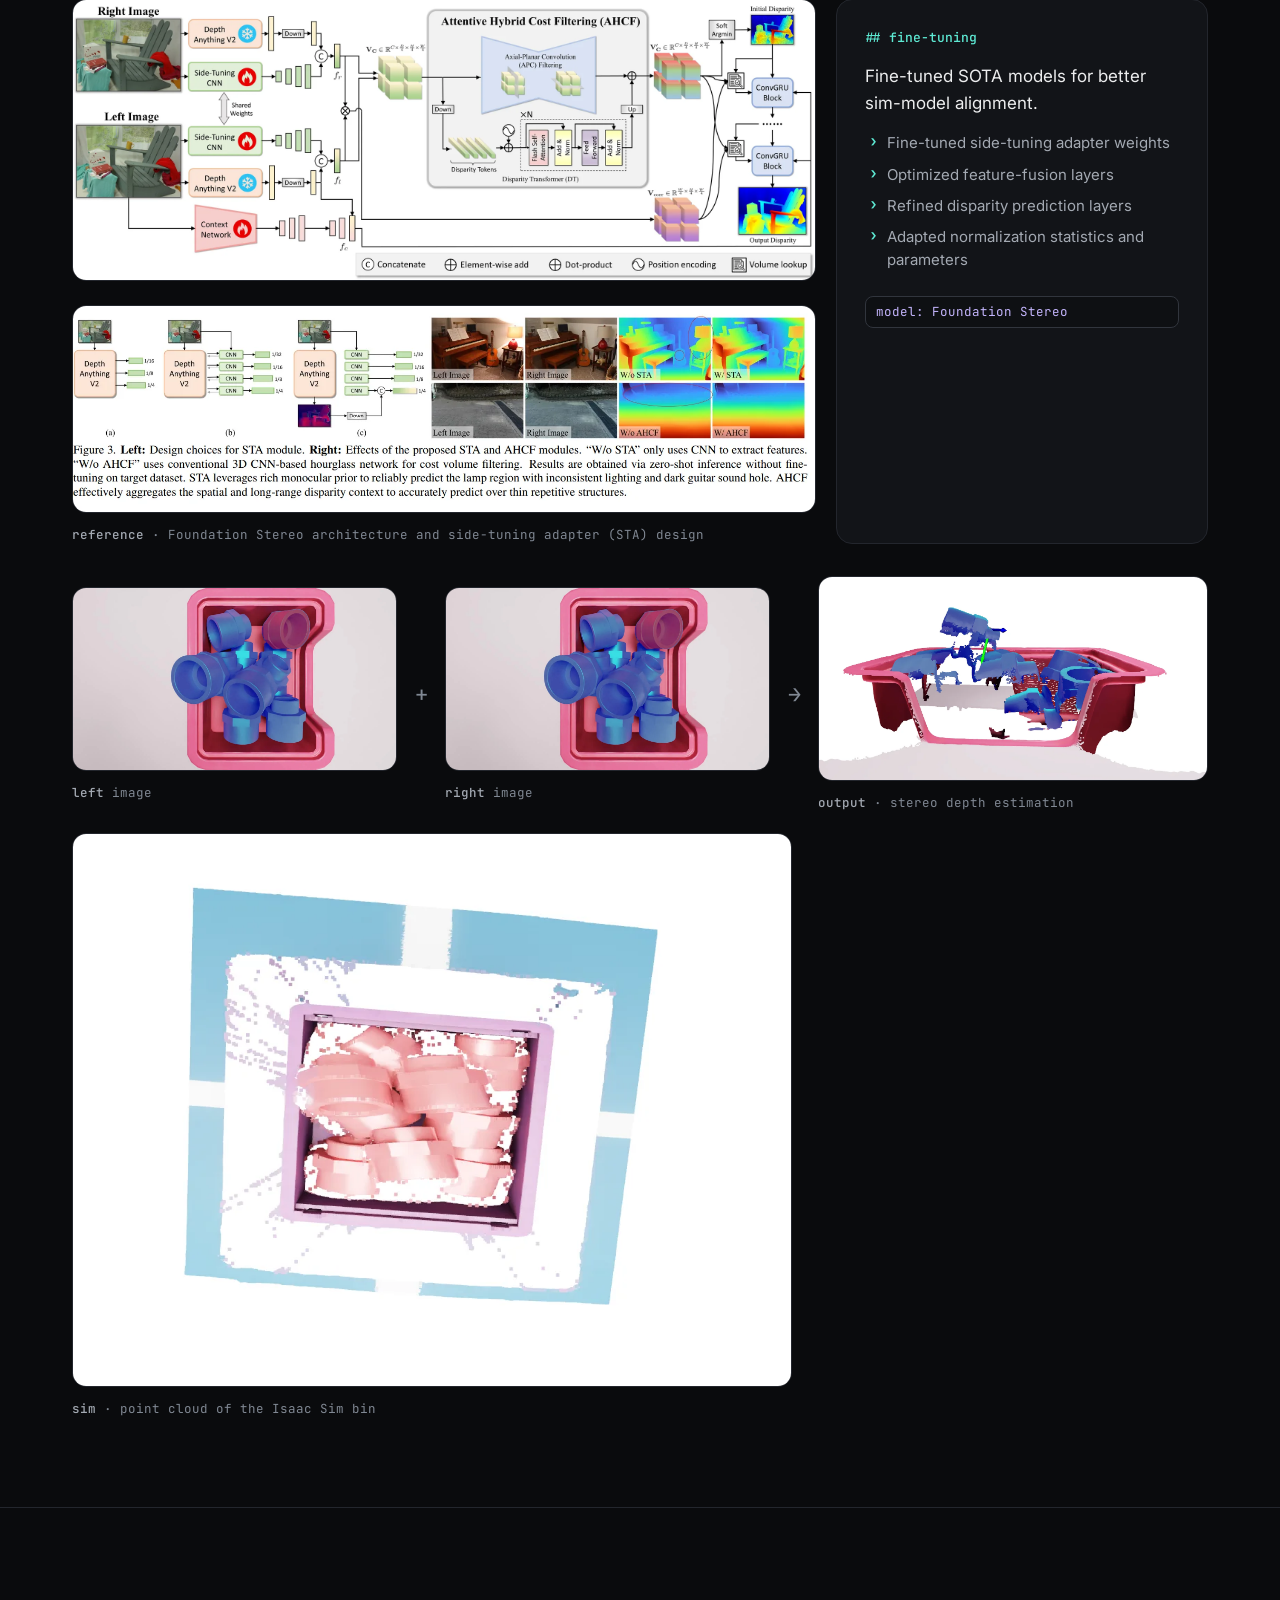
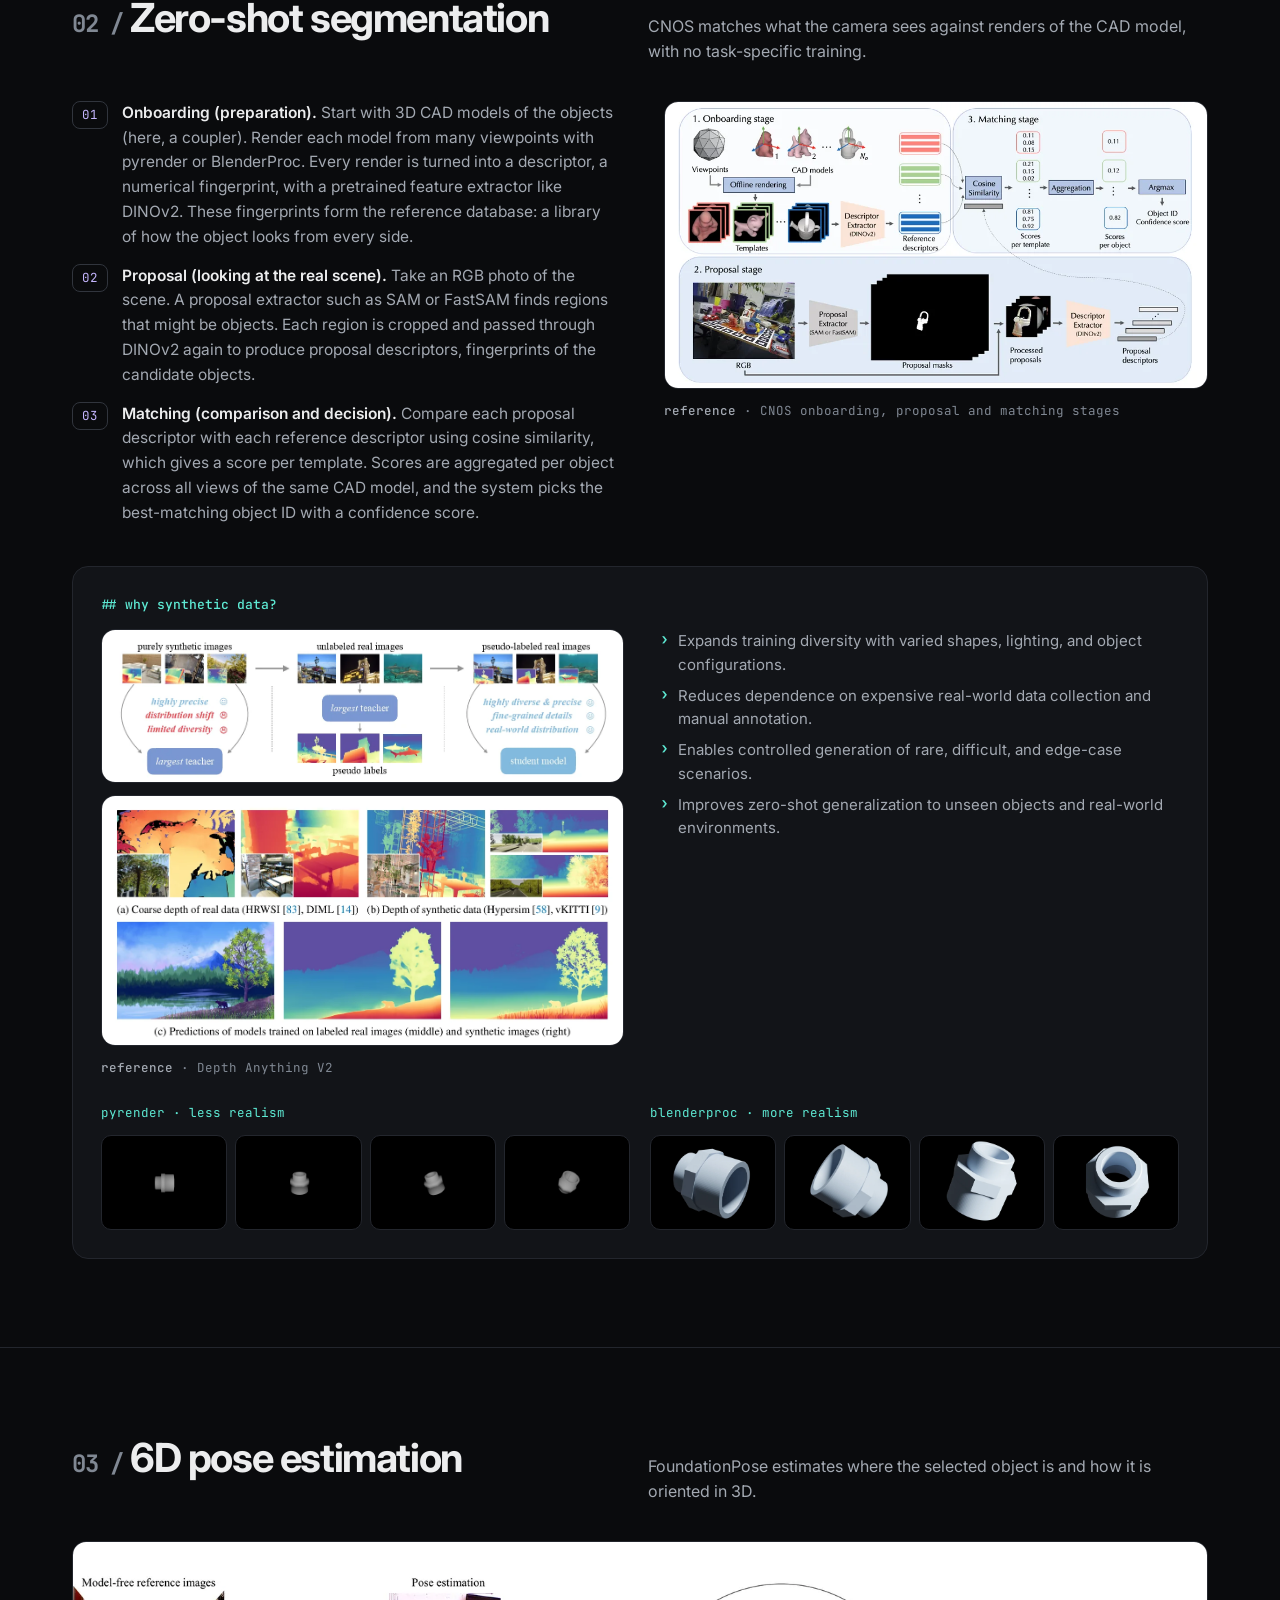
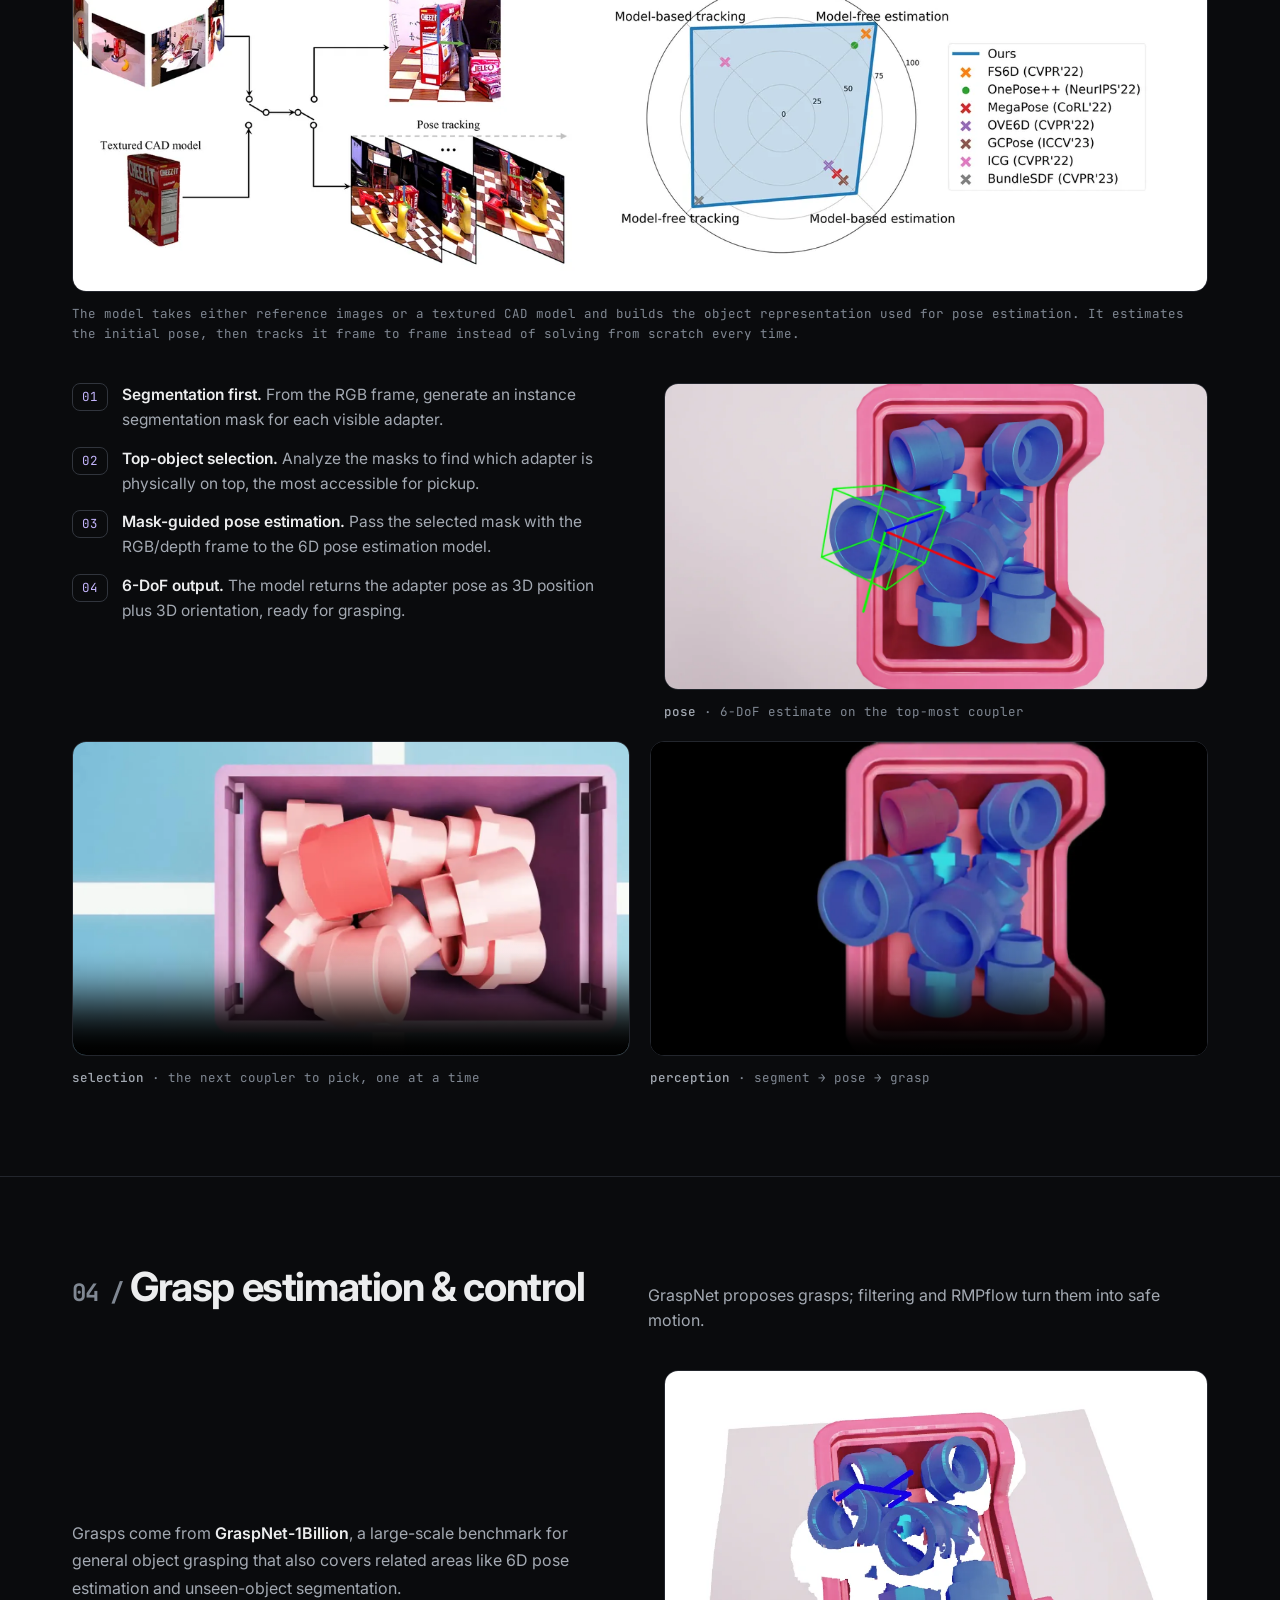
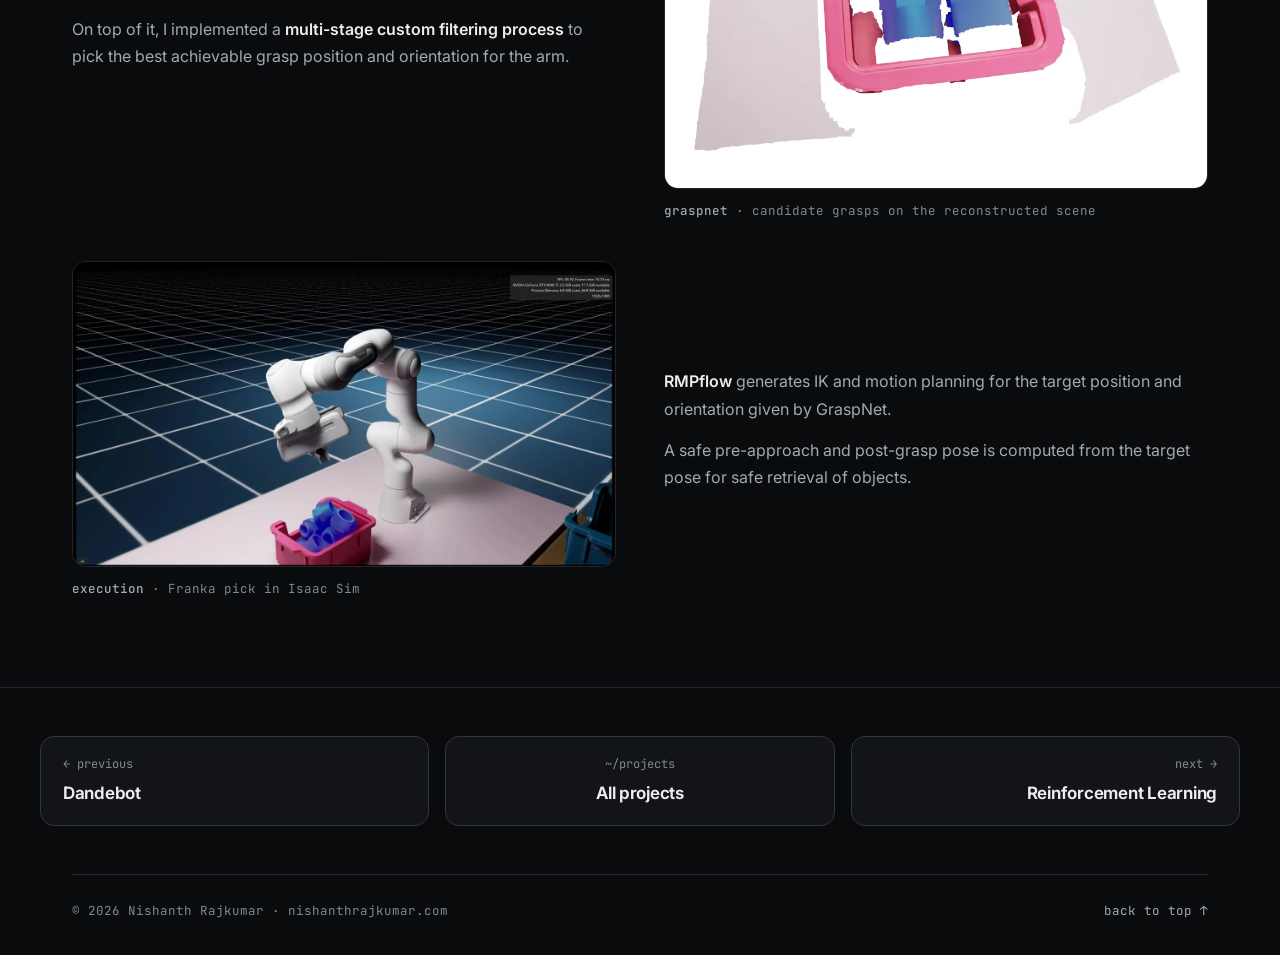
<file: bin-picking.html>
<!doctype html>
<html lang="en"><head>
<meta charset="utf-8">
<meta name="viewport" content="width=device-width, initial-scale=1, viewport-fit=cover">
<title>Franka Bin Picking — Nishanth Rajkumar</title>
<meta name="description" content="Franka Bin Picking: zero-shot stereo depth, segmentation, 6-DoF pose and grasp generation in Isaac Sim.">
<link rel="canonical" href="https://nishanthrajkumar.com/bin-picking.html">
<meta name="theme-color" content="#0A0B0D">
<meta name="color-scheme" content="dark">
<meta property="og:type" content="website">
<meta property="og:site_name" content="Nishanth Rajkumar">
<meta property="og:title" content="Franka Bin Picking — Nishanth Rajkumar">
<meta property="og:description" content="Franka Bin Picking: zero-shot stereo depth, segmentation, 6-DoF pose and grasp generation in Isaac Sim.">
<meta property="og:url" content="https://nishanthrajkumar.com/bin-picking.html">
<meta property="og:image" content="https://nishanthrajkumar.com/img/og-card.jpg">
<meta property="og:image:width" content="1200">
<meta property="og:image:height" content="630">
<meta name="twitter:card" content="summary_large_image">
<link rel="icon" href="favicon.svg" type="image/svg+xml">
<link rel="apple-touch-icon" href="apple-touch-icon.png">
<link rel="preconnect" href="https://fonts.googleapis.com">
<link rel="preconnect" href="https://fonts.gstatic.com" crossorigin="">
<link rel="stylesheet" href="https://fonts.googleapis.com/css2?family=Inter:wght@400;500;600;700&amp;family=JetBrains+Mono:wght@400;500&amp;display=swap">
<style>
body{margin:0;background:#0A0B0D}
a{color:#ECEDEE}a:hover{color:#A78BFA}
</style>
<link rel="stylesheet" href="site.css">
<script src="site.js" defer></script>
</head>
<body>
<div class="site">

<header class="nav">
<div class="wrap nav-in">
<a class="brand" href="index.html" aria-label="Nishanth Rajkumar, home"><span class="tilde">~/</span>nishanth<span class="cursor" aria-hidden="true"></span></a>
<nav class="nav-links" aria-label="Primary">
<a href="index.html">Home</a>
<a href="quest2skill.html">Quest2Skill</a>
<a href="visual-router.html">Visual Router</a>
<a href="dandebot.html">Dandebot</a>
<a href="bin-picking.html" aria-current="page">Bin Picking</a>
<a href="reinforcement-learning.html">Reinforcement Learning</a>
</nav>
<div class="nav-social">
<a class="icon-btn" href="https://github.com/nishanthrajkumarr" rel="me" aria-label="GitHub"><svg class="i" viewBox="0 0 24 24" aria-hidden="true"><path d="M15 22v-4a4.8 4.8 0 0 0-1-3.5c3 0 6-2 6-5.5.08-1.25-.27-2.48-1-3.5.28-1.15.28-2.35 0-3.5 0 0-1 0-3 1.5-2.64-.5-5.36-.5-8 0C6 2 5 2 5 2c-.3 1.15-.3 2.35 0 3.5A5.403 5.403 0 0 0 4 9c0 3.5 3 5.5 6 5.5-.39.49-.68 1.05-.85 1.65-.17.6-.22 1.23-.15 1.85v4"></path><path d="M9 18c-4.51 2-5-2-7-2"></path></svg></a>
<a class="icon-btn" href="https://www.linkedin.com/in/nishanthrajkumar15/" rel="me" aria-label="LinkedIn"><svg class="i" viewBox="0 0 24 24" aria-hidden="true"><path d="M16 8a6 6 0 0 1 6 6v7h-4v-7a2 2 0 0 0-4 0v7h-4v-7a6 6 0 0 1 6-6z"></path><rect x="2" y="9" width="4" height="12"></rect><circle cx="4" cy="4" r="2"></circle></svg></a>
<a class="icon-btn" href="https://x.com/nishanthrajkum" rel="me" aria-label="X"><svg class="i" viewBox="0 0 24 24" aria-hidden="true"><path d="M4 4l11.7 16H20L8.3 4H4z"></path><path d="M4 20l6.8-6.8M20 4l-6.8 6.8"></path></svg></a>
<a class="icon-btn" href="mailto:nishanthrajkumar1@gmail.com" aria-label="Email"><svg class="i" viewBox="0 0 24 24" aria-hidden="true"><rect x="2" y="4" width="20" height="16" rx="2"></rect><path d="m22 7-8.97 5.7a1.94 1.94 0 0 1-2.06 0L2 7"></path></svg></a>
</div>
</div>
</header>

<main>
<section class="page-head" id="top">
<div class="wrap head-split">
<div>
<p class="crumb"><a href="index.html">~</a><span>/</span><a href="index.html#engineering">projects</a><span>/</span><span class="here">bin-picking</span></p>
<h1>Franka Bin Picking</h1>
<p class="sub">Zero-shot vision that understands every feature of an object.</p>
<p class="desc">An efficient, robust perception pipeline for object pose and grasp recognition, taken all the way to pick execution on a Franka arm.</p>
<ul class="tags">
<li class="tag">6d-pose</li><li class="tag">instance-seg</li><li class="tag">grasp-gen</li><li class="tag">closed-loop</li>
</ul>
</div>
<div class="shot" style="height: 340px"><img src="img/bin-hero.webp" alt="Franka arm in Isaac Sim reaching into a pink bin of couplers" width="736" height="406"></div>
</div>
</section>

<section class="block">
<div class="wrap">
<div class="block-head"><h2>README.md</h2><p>Perception to action, end to end.</p></div>
<div class="chain" style="margin-bottom: 24px" aria-label="Pipeline">
<span class="node">01 Foundation Stereo</span><span class="sep">→</span><span class="node">02 CNOS segmentation</span><span class="sep">→</span><span class="node">03 FoundationPose 6-DoF</span><span class="sep">→</span><span class="node">04 GraspNet + filtering</span><span class="sep">→</span><span class="node hl">05 RMPflow pick on Franka</span>
</div>
<div class="readme">
<div class="panel">
<h3>## problem statement</h3>
<p>Industrial bin picking is difficult because objects are often randomly oriented, partially occluded, and densely packed, which makes traditional rule-based perception and fixed grasp strategies unreliable.</p>
<p>The goal was to build an autonomous manipulation pipeline that understands cluttered bin scenes, estimates object geometry and pose, generates feasible grasps, and executes picks with minimal task-specific training.</p>
<div class="stack" style="margin-top: 6px"><span class="chip">NVIDIA Isaac Sim</span><span class="chip">ROS 2</span><span class="chip">Foundation Stereo</span><span class="chip">CNOS</span><span class="chip">FoundationPose</span><span class="chip">GraspNet</span></div>
</div>
<div class="panel">
<h3>## implementation notes</h3>
<ul class="bullets">
<li>Used Foundation Stereo to reconstruct dense depth and scene geometry from stereo RGB images.</li>
<li>Applied CNOS for object-level instance segmentation in cluttered scenes.</li>
<li>Used FoundationPose to estimate the 6-DoF pose of detected objects.</li>
<li>Integrated GraspNet to generate candidate 6-DoF grasp poses from the reconstructed scene.</li>
<li>Transformed perception and grasp outputs into the robot coordinate frame for execution.</li>
<li>Filtered grasp candidates on reachability, approach direction, and collision feasibility.</li>
<li>Integrated the complete perception-to-action pipeline with a Franka manipulator.</li>
<li>Validated the system in simulation using NVIDIA Isaac Sim.</li>
</ul>
</div>
</div>
</div>
</section>

<section class="block">
<div class="wrap">
<div class="block-head"><h2><span class="mono" style="color: #808893; font-size: .6em">01 /</span> Stereo depth estimation</h2><p>Foundation Stereo, fine-tuned for better sim-to-model alignment.</p></div>
<div class="g-2-1">
<div class="stack-v">
<figure class="fig"><div class="frame light"><img src="img/bin-stereo-arch-hd.webp" alt="Foundation Stereo architecture with the attentive hybrid cost filtering module" width="2000" height="754" loading="lazy"></div></figure>
<figure class="fig"><div class="frame light"><img src="img/bin-sta-figure.webp" alt="Side-tuning adapter design choices with disparity results with and without the adapter" width="1407" height="391" loading="lazy"></div><figcaption><b>reference</b> · Foundation Stereo architecture and side-tuning adapter (STA) design</figcaption></figure>
</div>
<div class="panel">
<h3>## fine-tuning</h3>
<p style="color: #ECEDEE; font-size: 17px">Fine-tuned SOTA models for better sim-model alignment.</p>
<ul class="bullets">
<li>Fine-tuned side-tuning adapter weights</li>
<li>Optimized feature-fusion layers</li>
<li>Refined disparity prediction layers</li>
<li>Adapted normalization statistics and parameters</li>
</ul>
<span class="formula">model: Foundation Stereo</span>
</div>
</div>
<div class="stereo" style="margin-top: 32px">
<figure class="fig"><div class="frame"><img src="img/bin-scene.webp" alt="Left stereo image of couplers in a pink bin" width="1280" height="720" loading="lazy"></div><figcaption><b>left</b> image</figcaption></figure>
<span class="plus" aria-hidden="true">+</span>
<figure class="fig"><div class="frame"><img src="img/bin-scene.webp" alt="Right stereo image of couplers in a pink bin" width="1280" height="720" loading="lazy"></div><figcaption><b>right</b> image</figcaption></figure>
<span class="plus" aria-hidden="true">→</span>
<figure class="fig"><div class="frame" style="background: #0E1013"><img src="img/bin-stereo-cloud-hd.webp" alt="Reconstructed point cloud of the bin from stereo depth" width="1397" height="731" loading="lazy"></div><figcaption><b>output</b> · stereo depth estimation</figcaption></figure>
</div>
<figure class="fig" style="margin-top: 20px; max-width: 720px"><div class="frame light"><img src="img/bin-sim-cloud.webp" alt="Point cloud of the simulated bin of couplers" width="1037" height="798" loading="lazy"></div><figcaption><b>sim</b> · point cloud of the Isaac Sim bin</figcaption></figure>
</div>
</section>

<section class="block">
<div class="wrap">
<div class="block-head"><h2><span class="mono" style="color: #808893; font-size: .6em">02 /</span> Zero-shot segmentation</h2><p>CNOS matches what the camera sees against renders of the CAD model, with no task-specific training.</p></div>
<div class="split" style="align-items: start">
<ol class="steps">
<li><div><strong>Onboarding (preparation).</strong> Start with 3D CAD models of the objects (here, a coupler). Render each model from many viewpoints with pyrender or BlenderProc. Every render is turned into a descriptor, a numerical fingerprint, with a pretrained feature extractor like DINOv2. These fingerprints form the reference database: a library of how the object looks from every side.</div></li>
<li><div><strong>Proposal (looking at the real scene).</strong> Take an RGB photo of the scene. A proposal extractor such as SAM or FastSAM finds regions that might be objects. Each region is cropped and passed through DINOv2 again to produce proposal descriptors, fingerprints of the candidate objects.</div></li>
<li><div><strong>Matching (comparison and decision).</strong> Compare each proposal descriptor with each reference descriptor using cosine similarity, which gives a score per template. Scores are aggregated per object across all views of the same CAD model, and the system picks the best-matching object ID with a confidence score.</div></li>
</ol>
<figure class="fig"><div class="frame"><img src="img/bin-cnos-pipeline.webp" alt="CNOS pipeline: onboarding with CAD templates, proposals from the RGB frame, and descriptor matching" width="963" height="508" loading="lazy"></div><figcaption><b>reference</b> · CNOS onboarding, proposal and matching stages</figcaption></figure>
</div>

<div class="panel" style="margin-top: 40px">
<h3>## why synthetic data?</h3>
<div class="split" style="align-items: start; gap: 32px">
<div class="stack-v" style="gap: 12px"><figure class="fig"><div class="frame light"><img src="img/bin-da2-pipeline.webp" alt="Training with synthetic images: a teacher trained on synthetic data pseudo-labels real images for a student model" width="1197" height="348" loading="lazy"></div></figure><figure class="fig"><div class="frame light"><img src="img/bin-da2-depth.webp" alt="Depth predictions from models trained on real versus synthetic images" width="1185" height="566" loading="lazy"></div><figcaption><b>reference</b> · Depth Anything V2</figcaption></figure></div>
<ul class="bullets">
<li>Expands training diversity with varied shapes, lighting, and object configurations.</li>
<li>Reduces dependence on expensive real-world data collection and manual annotation.</li>
<li>Enables controlled generation of rare, difficult, and edge-case scenarios.</li>
<li>Improves zero-shot generalization to unseen objects and real-world environments.</li>
</ul>
</div>
<div class="g-2" style="margin-top: 12px">
<div>
<span class="lbl">pyrender · less realism</span>
<div class="thumbs">
<div class="frame"><img src="img/bin-pyrender-hd-1.webp" alt="Pyrender view of the coupler, angle 1" width="640" height="480" loading="lazy"></div>
<div class="frame"><img src="img/bin-pyrender-hd-2.webp" alt="Pyrender view of the coupler, angle 2" width="640" height="480" loading="lazy"></div>
<div class="frame"><img src="img/bin-pyrender-hd-3.webp" alt="Pyrender view of the coupler, angle 3" width="640" height="480" loading="lazy"></div>
<div class="frame"><img src="img/bin-pyrender-hd-4.webp" alt="Pyrender view of the coupler, angle 4" width="640" height="480" loading="lazy"></div>
</div>
</div>
<div>
<span class="lbl">blenderproc · more realism</span>
<div class="thumbs">
<div class="frame"><img src="img/bin-blenderproc-hd-1.webp" alt="BlenderProc render of the coupler, angle 1" width="960" height="540" loading="lazy"></div>
<div class="frame"><img src="img/bin-blenderproc-hd-2.webp" alt="BlenderProc render of the coupler, angle 2" width="960" height="540" loading="lazy"></div>
<div class="frame"><img src="img/bin-blenderproc-hd-3.webp" alt="BlenderProc render of the coupler, angle 3" width="960" height="540" loading="lazy"></div>
<div class="frame"><img src="img/bin-blenderproc-hd-4.webp" alt="BlenderProc render of the coupler, angle 4" width="960" height="540" loading="lazy"></div>
</div>
</div>
</div>
</div>
</div>
</section>

<section class="block">
<div class="wrap">
<div class="block-head"><h2><span class="mono" style="color: #808893; font-size: .6em">03 /</span> 6D pose estimation</h2><p>FoundationPose estimates where the selected object is and how it is oriented in 3D.</p></div>
<figure class="fig"><div class="frame light"><img src="img/bin-pose-figure.webp" alt="FoundationPose overview: model-based and model-free setups, pose estimation and tracking, with a benchmark comparison chart" width="1600" height="493" loading="lazy"></div>
<figcaption>The model takes either reference images or a textured CAD model and builds the object representation used for pose estimation. It estimates the initial pose, then tracks it frame to frame instead of solving from scratch every time.</figcaption></figure>
<div class="split" style="margin-top: 40px; align-items: start">
<ol class="steps">
<li><div><strong>Segmentation first.</strong> From the RGB frame, generate an instance segmentation mask for each visible adapter.</div></li>
<li><div><strong>Top-object selection.</strong> Analyze the masks to find which adapter is physically on top, the most accessible for pickup.</div></li>
<li><div><strong>Mask-guided pose estimation.</strong> Pass the selected mask with the RGB/depth frame to the 6D pose estimation model.</div></li>
<li><div><strong>6-DoF output.</strong> The model returns the adapter pose as 3D position plus 3D orientation, ready for grasping.</div></li>
</ol>
<figure class="fig"><div class="frame"><img src="img/bin-pose-bbox-hd.webp" alt="Pose estimate drawn as a 3D bounding box on the top coupler in the bin" width="1280" height="720" loading="lazy"></div><figcaption><b>pose</b> · 6-DoF estimate on the top-most coupler</figcaption></figure>
</div>
<div class="g-2" style="margin-top: 20px">
<figure class="fig"><div class="frame"><video data-loop muted loop playsinline preload="none" poster="media/loop-binpick.webp" width="1280" height="720" aria-label="Simulated bin of couplers with the next pick highlighted"><source src="media/loop-binpick.mp4" type="video/mp4"></video></div><figcaption><b>selection</b> · the next coupler to pick, one at a time</figcaption></figure>
<figure class="fig"><div class="frame"><video data-loop muted loop playsinline preload="none" poster="media/loop-perception.webp" width="1280" height="720" aria-label="Couplers in a bin segmented, posed and grasped in the point cloud"><source src="media/loop-perception.mp4" type="video/mp4"></video></div><figcaption><b>perception</b> · segment → pose → grasp</figcaption></figure>
</div>
</div>
</section>

<section class="block">
<div class="wrap">
<div class="block-head"><h2><span class="mono" style="color: #808893; font-size: .6em">04 /</span> Grasp estimation &amp; control</h2><p>GraspNet proposes grasps; filtering and RMPflow turn them into safe motion.</p></div>
<div class="split">
<div class="prose">
<p>Grasps come from <strong>GraspNet-1Billion</strong>, a large-scale benchmark for general object grasping that also covers related areas like 6D pose estimation and unseen-object segmentation.</p>
<p>On top of it, I implemented a <strong>multi-stage custom filtering process</strong> to pick the best achievable grasp position and orientation for the arm.</p>
</div>
<figure class="fig"><div class="frame" style="background: #0E1013"><img src="img/bin-grasp-cloud-hd.webp" alt="Point cloud of the bin with candidate grasp poses drawn in blue" width="910" height="701" loading="lazy"></div><figcaption><b>graspnet</b> · candidate grasps on the reconstructed scene</figcaption></figure>
</div>
<div class="split" style="margin-top: 40px">
<figure class="fig"><div class="frame"><img src="img/bin-franka-sim.webp" alt="Franka arm in Isaac Sim lifting a coupler from the bin" width="1280" height="720" loading="lazy"></div><figcaption><b>execution</b> · Franka pick in Isaac Sim</figcaption></figure>
<div class="prose">
<p><strong>RMPflow</strong> generates IK and motion planning for the target position and orientation given by GraspNet.</p>
<p>A safe pre-approach and post-grasp pose is computed from the target pose for safe retrieval of objects.</p>
</div>
</div>
</div>
</section>

<nav class="wrap pager" aria-label="Project navigation">
<a href="dandebot.html"><span class="k">← previous</span><span class="v">Dandebot</span></a>
<a class="mid" href="index.html#projects"><span class="k">~/projects</span><span class="v">All projects</span></a>
<a class="next" href="reinforcement-learning.html"><span class="k">next →</span><span class="v">Reinforcement Learning</span></a>
</nav>
</main>

<footer class="wrap"><div class="foot"><span>© 2026 Nishanth Rajkumar · nishanthrajkumar.com</span><a href="#top">back to top ↑</a></div></footer>
</div>


</body></html>
</file>
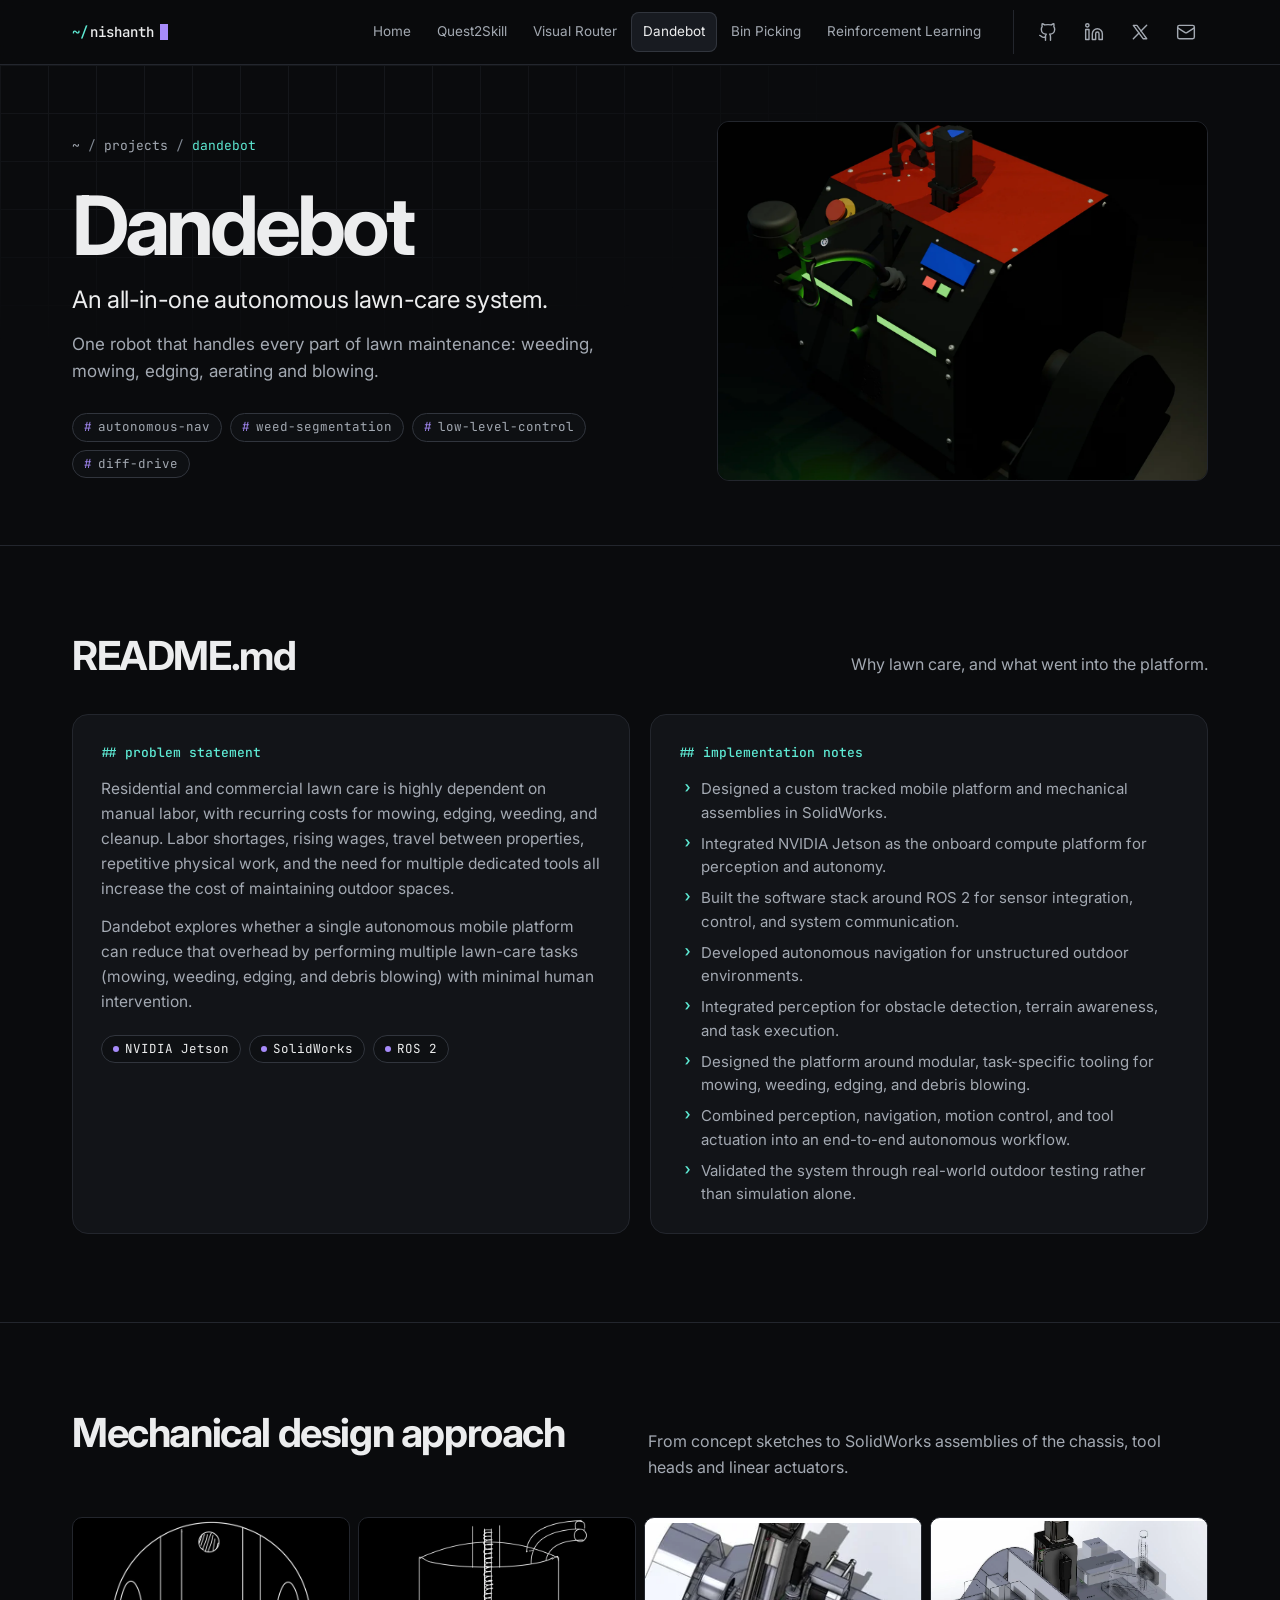
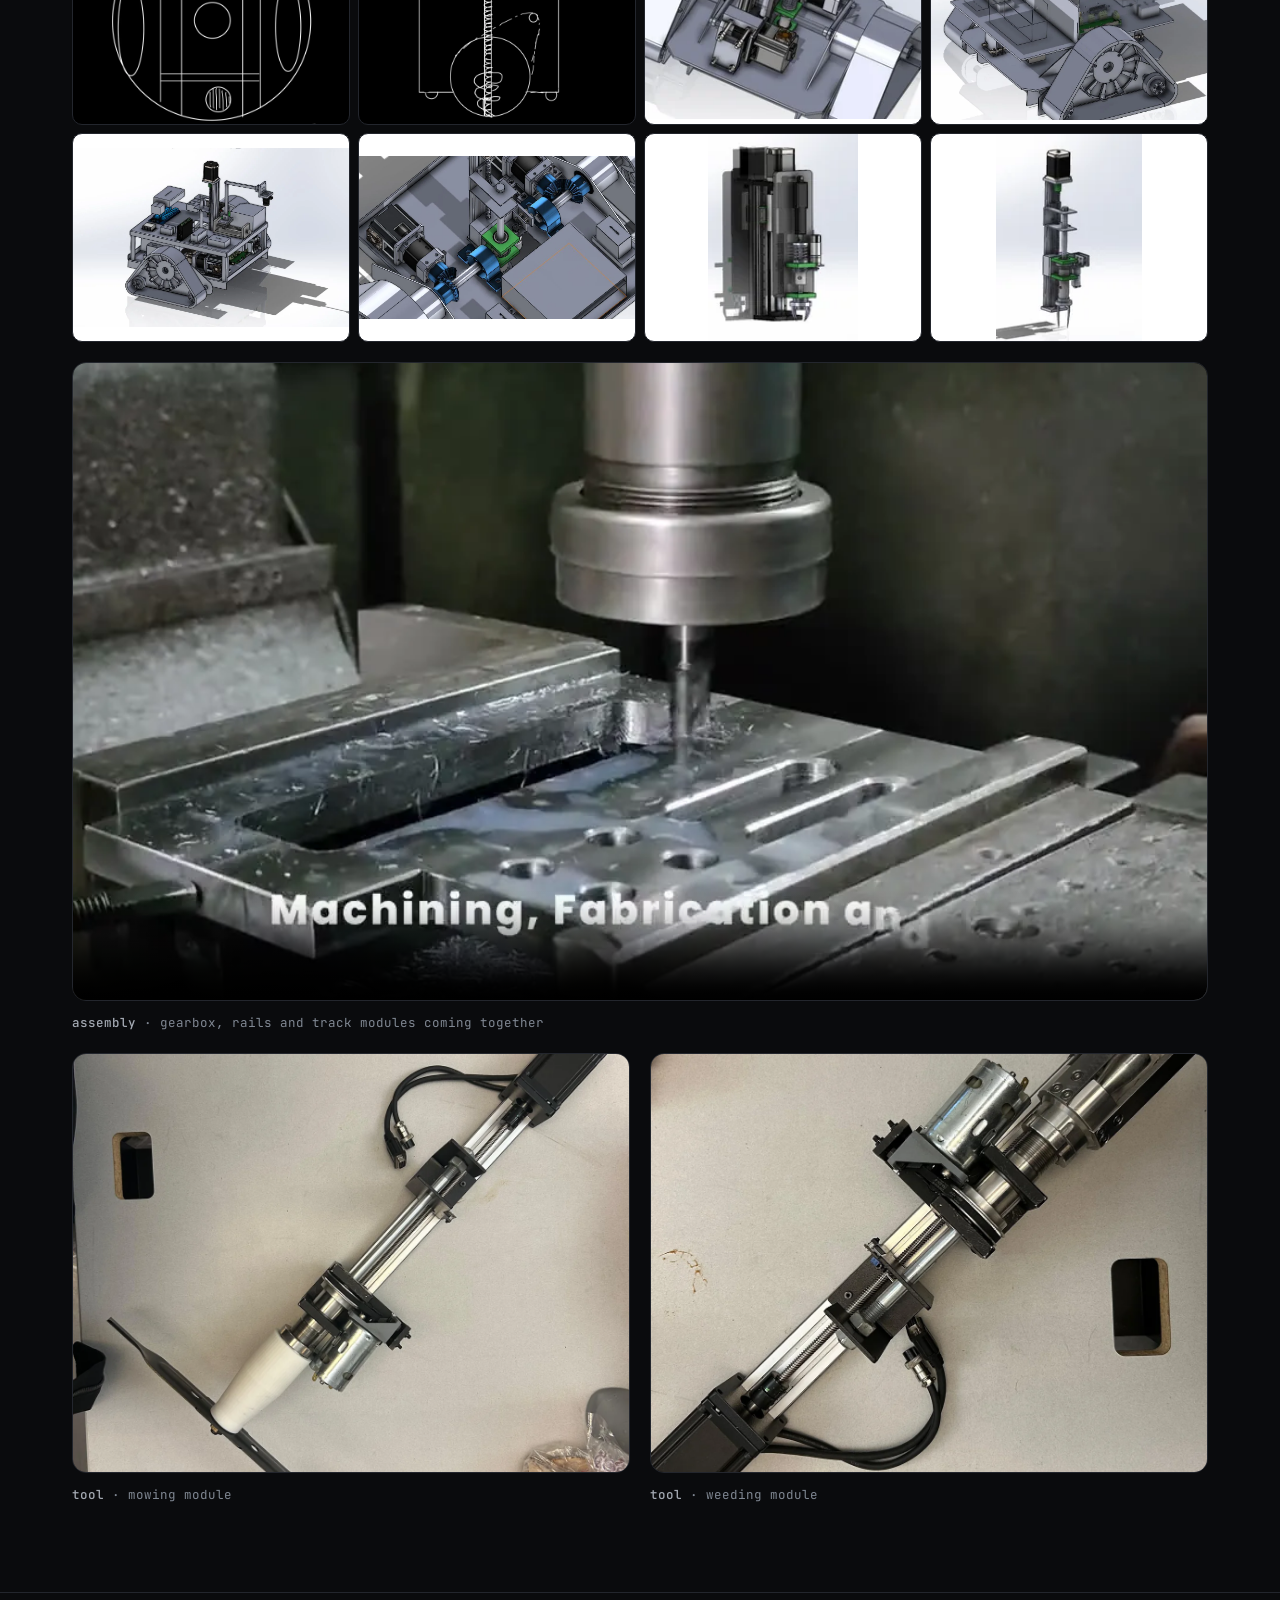
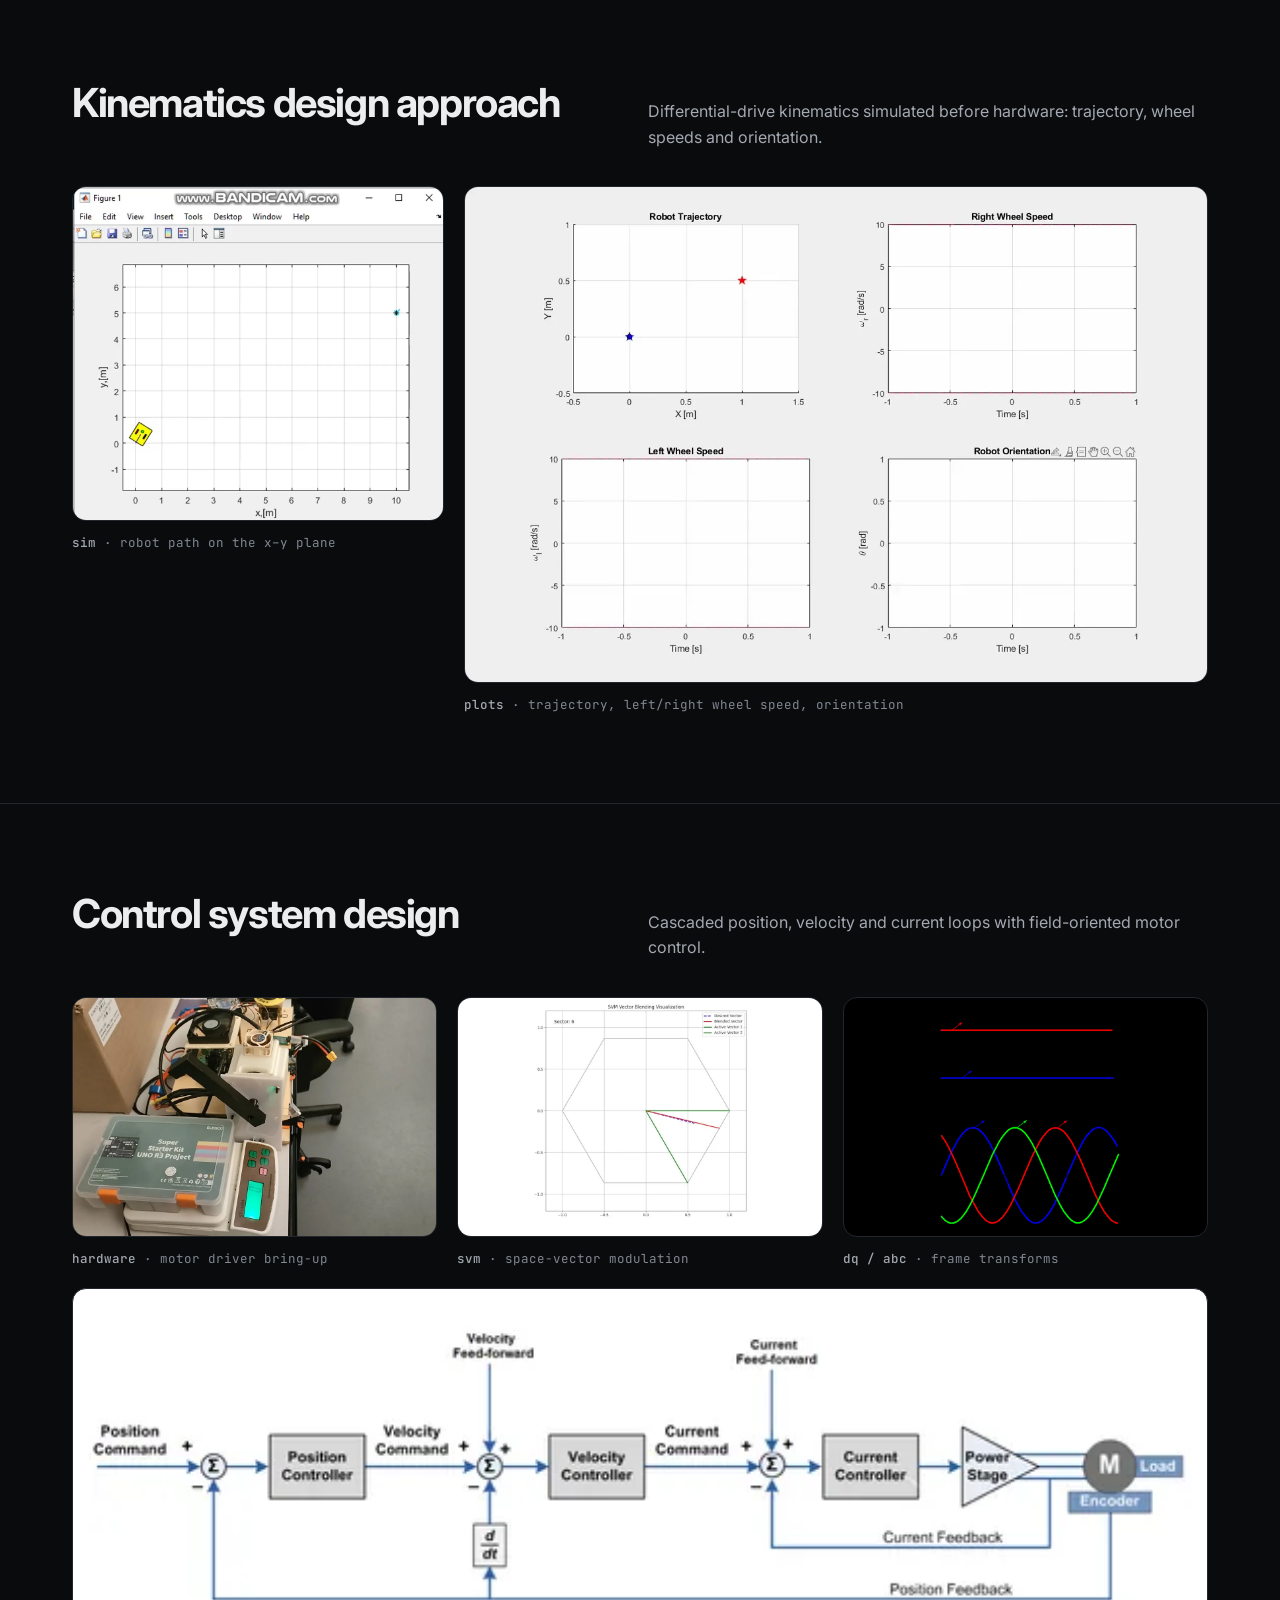
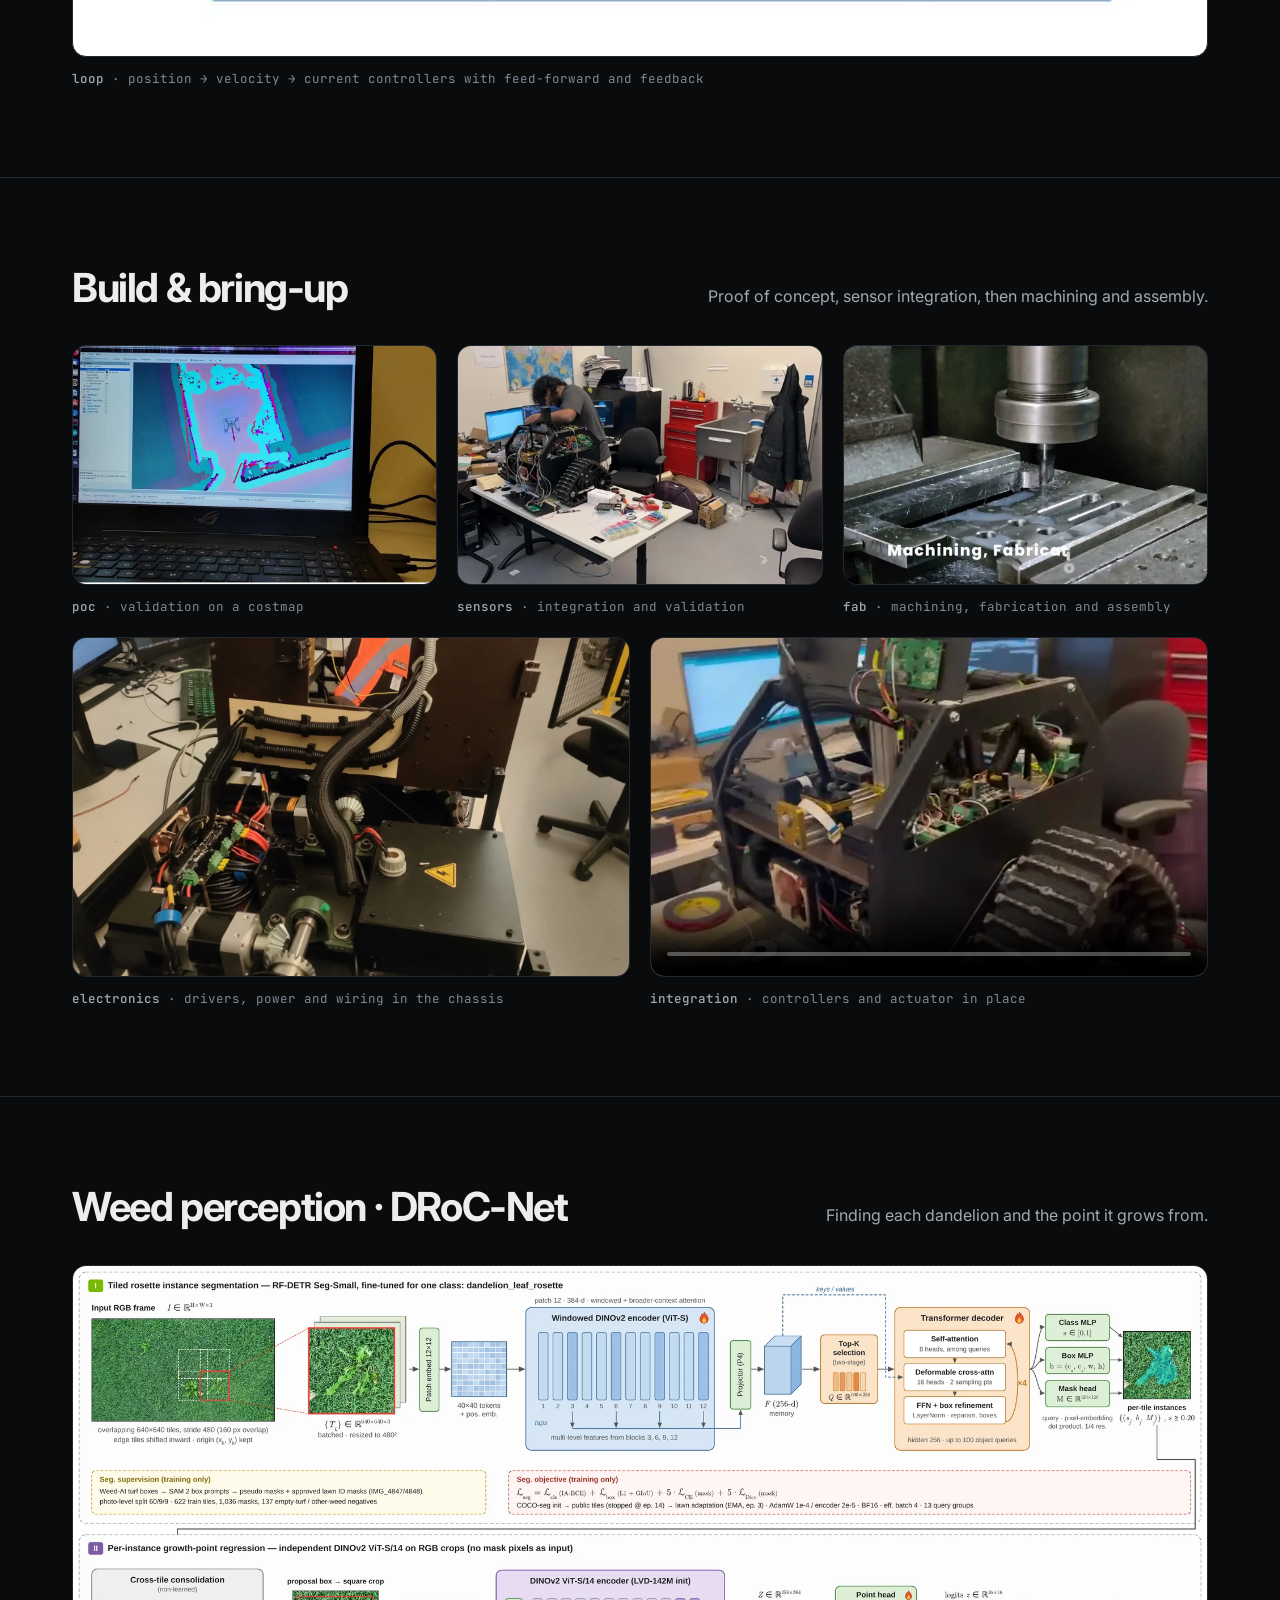
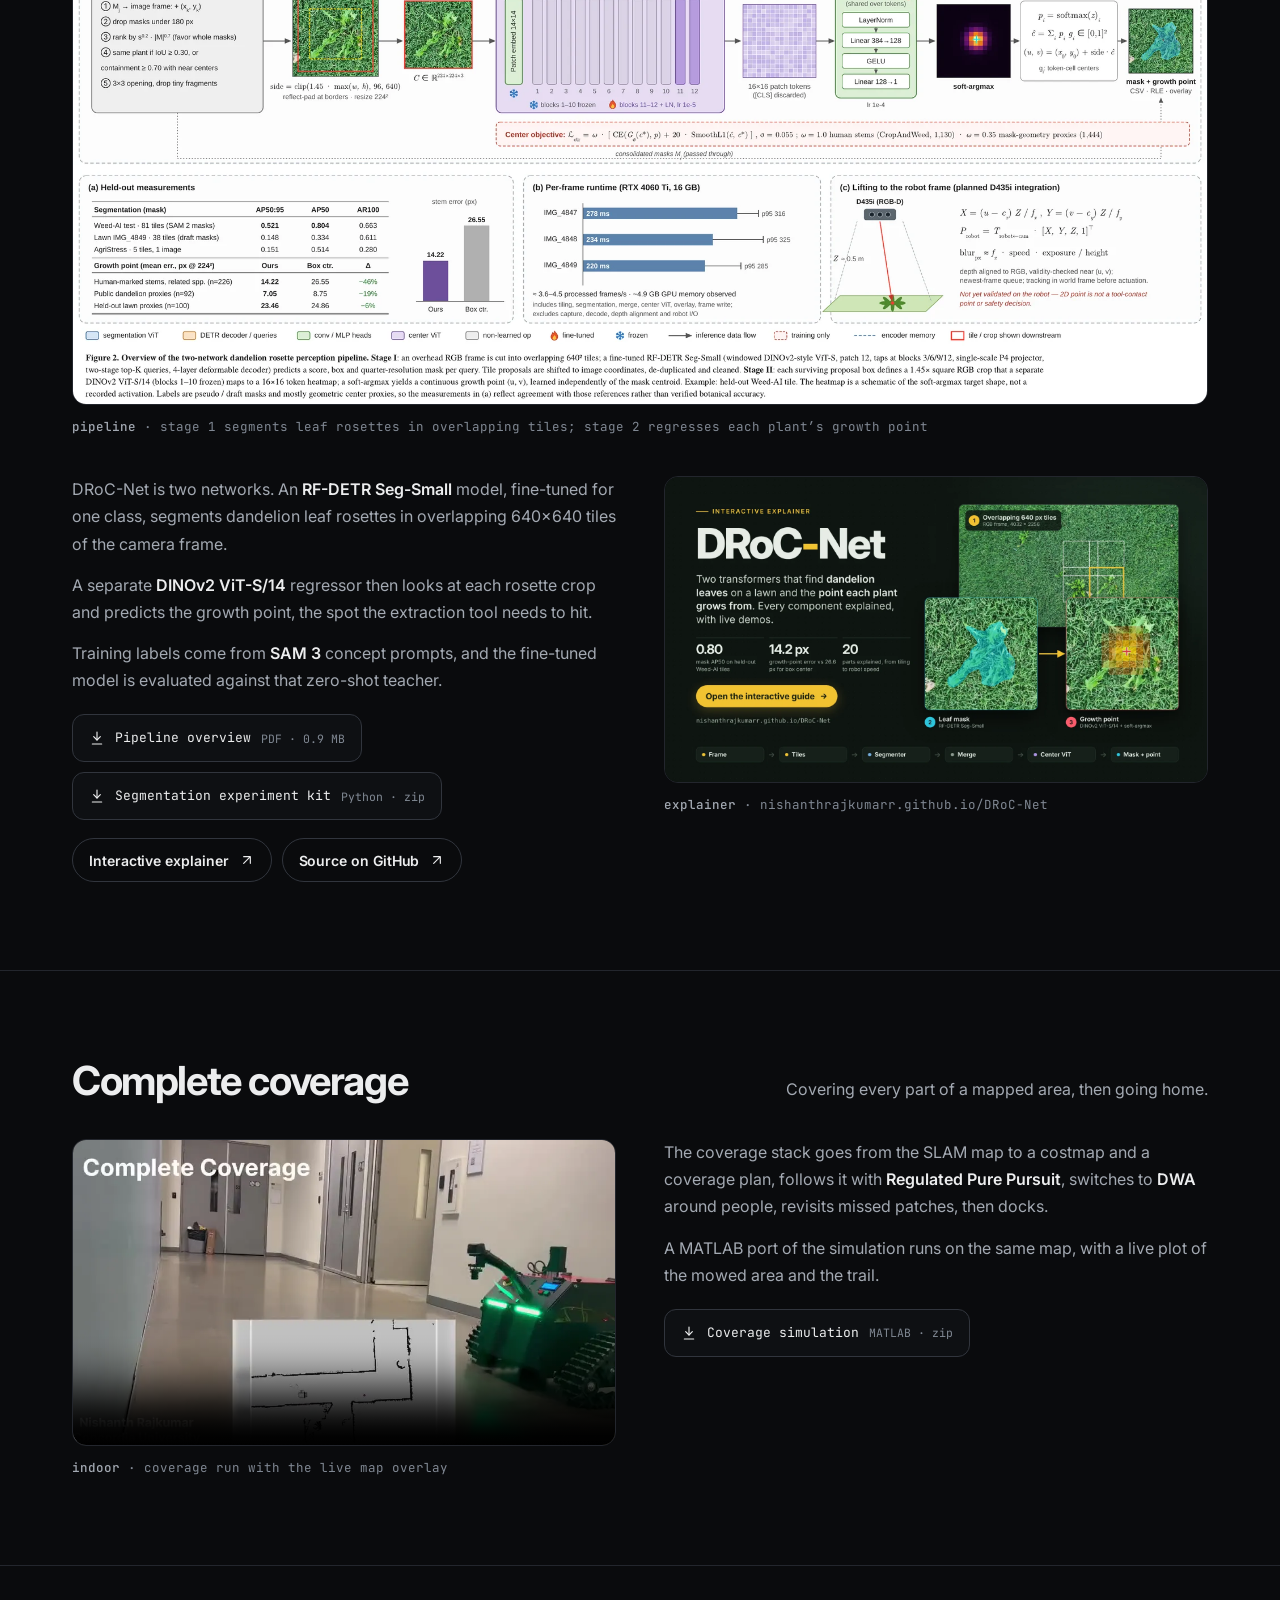
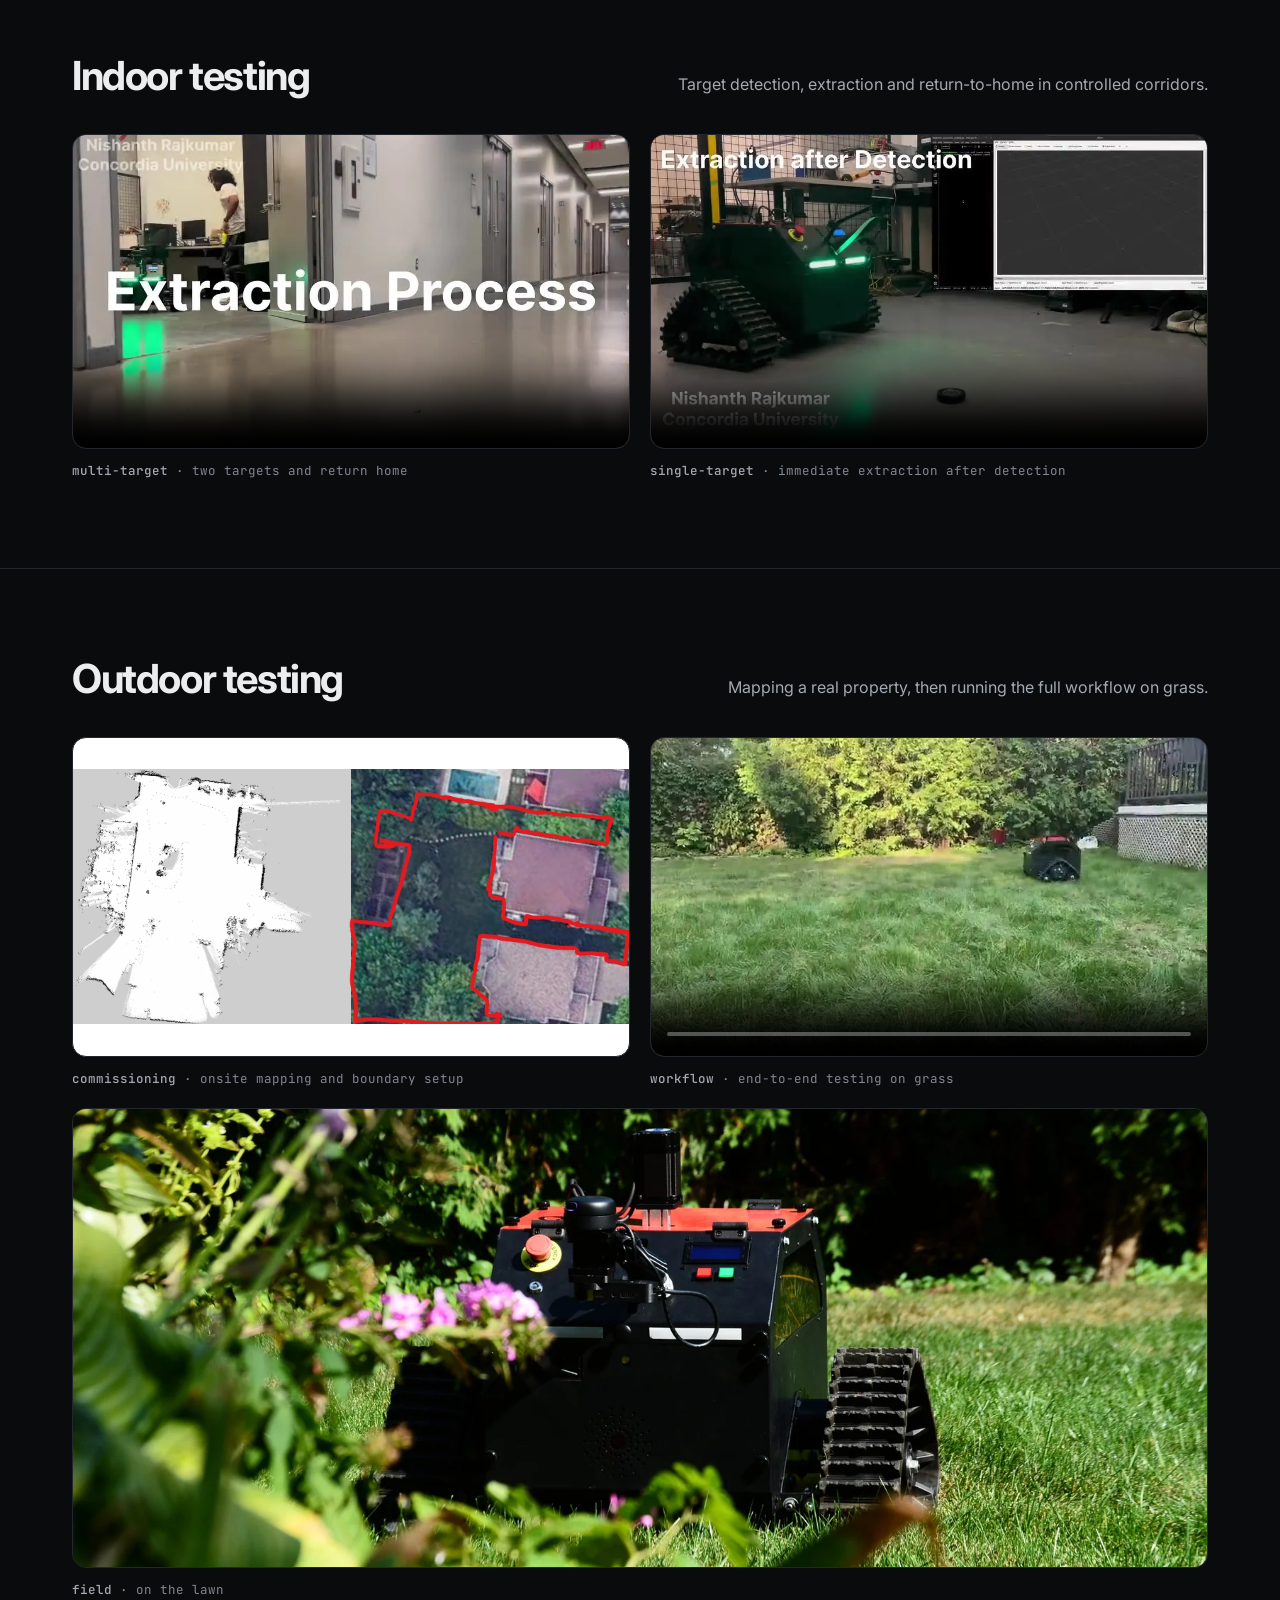
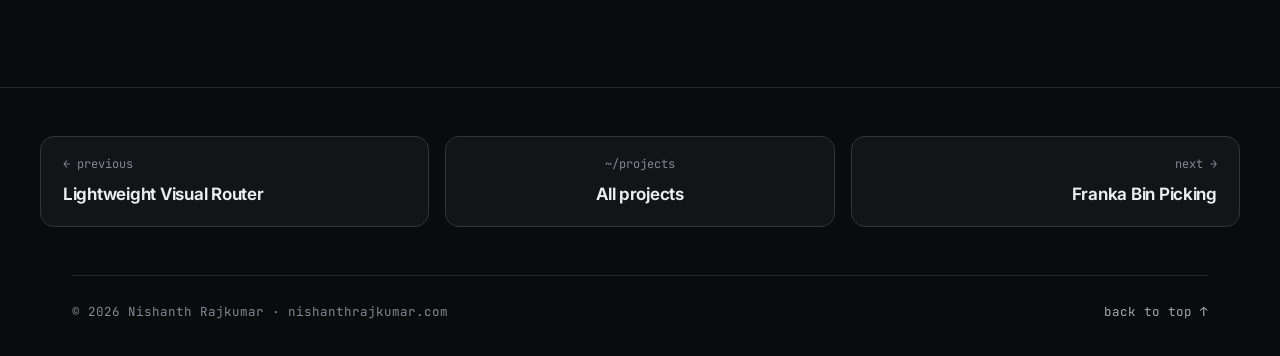
<file: dandebot.html>
<!doctype html>
<html lang="en"><head>
<meta charset="utf-8">
<meta name="viewport" content="width=device-width, initial-scale=1, viewport-fit=cover">
<title>Dandebot — Nishanth Rajkumar</title>
<meta name="description" content="Dandebot: an all-in-one autonomous lawn-care robot built on ROS 2 and NVIDIA Jetson.">
<link rel="canonical" href="https://nishanthrajkumar.com/dandebot.html">
<meta name="theme-color" content="#0A0B0D">
<meta name="color-scheme" content="dark">
<meta property="og:type" content="website">
<meta property="og:site_name" content="Nishanth Rajkumar">
<meta property="og:title" content="Dandebot — Nishanth Rajkumar">
<meta property="og:description" content="Dandebot: an all-in-one autonomous lawn-care robot built on ROS 2 and NVIDIA Jetson.">
<meta property="og:url" content="https://nishanthrajkumar.com/dandebot.html">
<meta property="og:image" content="https://nishanthrajkumar.com/img/og-card.jpg">
<meta property="og:image:width" content="1200">
<meta property="og:image:height" content="630">
<meta name="twitter:card" content="summary_large_image">
<link rel="icon" href="favicon.svg" type="image/svg+xml">
<link rel="apple-touch-icon" href="apple-touch-icon.png">
<link rel="preconnect" href="https://fonts.googleapis.com">
<link rel="preconnect" href="https://fonts.gstatic.com" crossorigin="">
<link rel="stylesheet" href="https://fonts.googleapis.com/css2?family=Inter:wght@400;500;600;700&amp;family=JetBrains+Mono:wght@400;500&amp;display=swap">
<style>
body{margin:0;background:#0A0B0D}
a{color:#ECEDEE}a:hover{color:#A78BFA}
</style>
<link rel="stylesheet" href="site.css">
<script src="site.js" defer></script>
</head>
<body>
<div class="site">

<header class="nav">
<div class="wrap nav-in">
<a class="brand" href="index.html" aria-label="Nishanth Rajkumar, home"><span class="tilde">~/</span>nishanth<span class="cursor" aria-hidden="true"></span></a>
<nav class="nav-links" aria-label="Primary">
<a href="index.html">Home</a>
<a href="quest2skill.html">Quest2Skill</a>
<a href="visual-router.html">Visual Router</a>
<a href="dandebot.html" aria-current="page">Dandebot</a>
<a href="bin-picking.html">Bin Picking</a>
<a href="reinforcement-learning.html">Reinforcement Learning</a>
</nav>
<div class="nav-social">
<a class="icon-btn" href="https://github.com/nishanthrajkumarr" rel="me" aria-label="GitHub"><svg class="i" viewBox="0 0 24 24" aria-hidden="true"><path d="M15 22v-4a4.8 4.8 0 0 0-1-3.5c3 0 6-2 6-5.5.08-1.25-.27-2.48-1-3.5.28-1.15.28-2.35 0-3.5 0 0-1 0-3 1.5-2.64-.5-5.36-.5-8 0C6 2 5 2 5 2c-.3 1.15-.3 2.35 0 3.5A5.403 5.403 0 0 0 4 9c0 3.5 3 5.5 6 5.5-.39.49-.68 1.05-.85 1.65-.17.6-.22 1.23-.15 1.85v4"></path><path d="M9 18c-4.51 2-5-2-7-2"></path></svg></a>
<a class="icon-btn" href="https://www.linkedin.com/in/nishanthrajkumar15/" rel="me" aria-label="LinkedIn"><svg class="i" viewBox="0 0 24 24" aria-hidden="true"><path d="M16 8a6 6 0 0 1 6 6v7h-4v-7a2 2 0 0 0-4 0v7h-4v-7a6 6 0 0 1 6-6z"></path><rect x="2" y="9" width="4" height="12"></rect><circle cx="4" cy="4" r="2"></circle></svg></a>
<a class="icon-btn" href="https://x.com/nishanthrajkum" rel="me" aria-label="X"><svg class="i" viewBox="0 0 24 24" aria-hidden="true"><path d="M4 4l11.7 16H20L8.3 4H4z"></path><path d="M4 20l6.8-6.8M20 4l-6.8 6.8"></path></svg></a>
<a class="icon-btn" href="mailto:nishanthrajkumar1@gmail.com" aria-label="Email"><svg class="i" viewBox="0 0 24 24" aria-hidden="true"><rect x="2" y="4" width="20" height="16" rx="2"></rect><path d="m22 7-8.97 5.7a1.94 1.94 0 0 1-2.06 0L2 7"></path></svg></a>
</div>
</div>
</header>

<main>
<section class="page-head" id="top">
<div class="wrap head-split">
<div>
<p class="crumb"><a href="index.html">~</a><span>/</span><a href="index.html#engineering">projects</a><span>/</span><span class="here">dandebot</span></p>
<h1>Dandebot</h1>
<p class="sub">An all-in-one autonomous lawn-care system.</p>
<p class="desc">One robot that handles every part of lawn maintenance: weeding, mowing, edging, aerating and blowing.</p>
<ul class="tags">
<li class="tag">autonomous-nav</li><li class="tag">weed-segmentation</li><li class="tag">low-level-control</li><li class="tag">diff-drive</li>
</ul>
</div>
<div class="shot" style="height: 360px"><img src="img/dandebot-render.webp" alt="Render of Dandebot with its green status lights" width="1800" height="1012"></div>
</div>
</section>

<section class="block">
<div class="wrap">
<div class="block-head"><h2>README.md</h2><p>Why lawn care, and what went into the platform.</p></div>
<div class="readme">
<div class="panel">
<h3>## problem statement</h3>
<p>Residential and commercial lawn care is highly dependent on manual labor, with recurring costs for mowing, edging, weeding, and cleanup. Labor shortages, rising wages, travel between properties, repetitive physical work, and the need for multiple dedicated tools all increase the cost of maintaining outdoor spaces.</p>
<p>Dandebot explores whether a single autonomous mobile platform can reduce that overhead by performing multiple lawn-care tasks (mowing, weeding, edging, and debris blowing) with minimal human intervention.</p>
<div class="stack" style="margin-top: 6px"><span class="chip">NVIDIA Jetson</span><span class="chip">SolidWorks</span><span class="chip">ROS 2</span></div>
</div>
<div class="panel">
<h3>## implementation notes</h3>
<ul class="bullets">
<li>Designed a custom tracked mobile platform and mechanical assemblies in SolidWorks.</li>
<li>Integrated NVIDIA Jetson as the onboard compute platform for perception and autonomy.</li>
<li>Built the software stack around ROS 2 for sensor integration, control, and system communication.</li>
<li>Developed autonomous navigation for unstructured outdoor environments.</li>
<li>Integrated perception for obstacle detection, terrain awareness, and task execution.</li>
<li>Designed the platform around modular, task-specific tooling for mowing, weeding, edging, and debris blowing.</li>
<li>Combined perception, navigation, motion control, and tool actuation into an end-to-end autonomous workflow.</li>
<li>Validated the system through real-world outdoor testing rather than simulation alone.</li>
</ul>
</div>
</div>
</div>
</section>

<section class="block">
<div class="wrap">
<div class="block-head"><h2>Mechanical design approach</h2><p>From concept sketches to SolidWorks assemblies of the chassis, tool heads and linear actuators.</p></div>
<div class="mosaic">
<div class="frame dark"><img src="img/dandebot-sketch-1-hd.webp" alt="Line sketch of the robot's circular tool deck" width="1200" height="984" loading="lazy"></div>
<div class="frame dark"><img src="img/dandebot-sketch-2-hd.webp" alt="Line sketch of the weed extraction auger" width="1168" height="1088" loading="lazy"></div>
<div class="frame"><img src="img/dandebot-cad-1.webp" alt="CAD render of the tracked chassis with the tool module" width="291" height="207" loading="lazy"></div>
<div class="frame"><img src="img/dandebot-cad-2-hd.webp" alt="CAD render of the chassis interior" width="991" height="714" loading="lazy"></div>
<div class="frame"><img src="img/dandebot-cad-3-hd.webp" alt="CAD render of the full robot assembly" width="1086" height="702" loading="lazy"></div>
<div class="frame"><img src="img/dandebot-cad-4-hd.webp" alt="CAD close-up of the drive motors and couplings" width="1055" height="621" loading="lazy"></div>
<div class="frame"><img src="img/dandebot-cad-5.webp" alt="CAD render of the vertical linear actuator" width="138" height="190" loading="lazy"></div>
<div class="frame"><img src="img/dandebot-cad-6.webp" alt="CAD render of the extraction tool stack" width="152" height="214" loading="lazy"></div>
</div>
<figure class="fig" style="margin-top: 20px"><div class="frame"><video controls playsinline preload="none" poster="media/mechanical-assembly.webp" width="960" height="540" aria-label="Assembling the gearbox, rails and track modules"><source src="media/mechanical-assembly.mp4" type="video/mp4"></video></div><figcaption><b>assembly</b> · gearbox, rails and track modules coming together</figcaption></figure>
<div class="g-2" style="margin-top: 20px">
<figure class="fig"><div class="frame fill" style="height: 420px"><img src="img/dandebot-mowing-tool.webp" alt="Mowing tool module with its blade and linear actuator" width="1200" height="1600" loading="lazy"></div><figcaption><b>tool</b> · mowing module</figcaption></figure>
<figure class="fig"><div class="frame fill" style="height: 420px"><img src="img/dandebot-weeding-tool.webp" alt="Weeding tool module mounted on a linear rail" width="1200" height="1228" loading="lazy"></div><figcaption><b>tool</b> · weeding module</figcaption></figure>
</div>
</div>
</section>

<section class="block">
<div class="wrap">
<div class="block-head"><h2>Kinematics design approach</h2><p>Differential-drive kinematics simulated before hardware: trajectory, wheel speeds and orientation.</p></div>
<div class="g-1-2">
<figure class="fig"><div class="frame light"><img src="img/dandebot-kinematics-sim.webp" alt="MATLAB figure of the simulated robot path on an x-y grid" width="1280" height="1152" loading="lazy"></div><figcaption><b>sim</b> · robot path on the x–y plane</figcaption></figure>
<figure class="fig"><div class="frame light"><img src="img/dandebot-kinematics-plots.webp" alt="Four plots: robot trajectory, right wheel speed, left wheel speed and robot orientation" width="1280" height="854" loading="lazy"></div><figcaption><b>plots</b> · trajectory, left/right wheel speed, orientation</figcaption></figure>
</div>
</div>
</section>

<section class="block">
<div class="wrap">
<div class="block-head"><h2>Control system design</h2><p>Cascaded position, velocity and current loops with field-oriented motor control.</p></div>
<div class="g-3">
<figure class="fig"><div class="frame fill" style="height: 240px"><img src="img/dandebot-driver.webp" alt="Motor driver board wired on the bench" width="1280" height="720" loading="lazy"></div><figcaption><b>hardware</b> · motor driver bring-up</figcaption></figure>
<figure class="fig"><div class="frame light fill" style="height: 240px"><img src="img/dandebot-svm.webp" alt="Space vector modulation hexagon plot" width="1280" height="720" loading="lazy"></div><figcaption><b>svm</b> · space-vector modulation</figcaption></figure>
<figure class="fig"><div class="frame" style="height: 240px; display: flex; justify-content: center"><img src="img/dandebot-waveforms.webp" alt="dq-frame and abc-frame current waveforms" width="290" height="361" loading="lazy" style="height: 100%; width: auto"></div><figcaption><b>dq / abc</b> · frame transforms</figcaption></figure>
</div>
<figure class="fig" style="margin-top: 20px"><div class="frame light" style="padding: 16px"><img src="img/dandebot-control-loop.webp" alt="Block diagram of cascaded position, velocity and current controllers with feedback" width="543" height="165" loading="lazy" style="margin: 0 auto"></div><figcaption><b>loop</b> · position → velocity → current controllers with feed-forward and feedback</figcaption></figure>
</div>
</section>

<section class="block">
<div class="wrap">
<div class="block-head"><h2>Build &amp; bring-up</h2><p>Proof of concept, sensor integration, then machining and assembly.</p></div>
<div class="g-3">
<figure class="fig"><div class="frame fill" style="height: 240px"><img src="img/dandebot-poc.webp" alt="Laptop showing a costmap during proof-of-concept validation" width="1280" height="720" loading="lazy"></div><figcaption><b>poc</b> · validation on a costmap</figcaption></figure>
<figure class="fig"><div class="frame fill" style="height: 240px"><img src="img/dandebot-lab.webp" alt="Integrating sensors on the robot at the lab bench" width="1280" height="720" loading="lazy"></div><figcaption><b>sensors</b> · integration and validation</figcaption></figure>
<figure class="fig"><div class="frame fill" style="height: 240px"><img src="img/dandebot-machining.webp" alt="End mill machining an aluminium plate" width="1280" height="720" loading="lazy"></div><figcaption><b>fab</b> · machining, fabrication and assembly</figcaption></figure>
</div>
<div class="g-2" style="margin-top: 20px">
<figure class="fig"><div class="frame fill" style="height: 340px"><img src="img/dandebot-electronics.webp" alt="Dandebot electronics bay with motor drivers and wiring" width="1600" height="902" loading="lazy"></div><figcaption><b>electronics</b> · drivers, power and wiring in the chassis</figcaption></figure>
<figure class="fig"><div class="frame fill" style="height: 340px"><video data-loop muted loop playsinline preload="none" poster="media/loop-internals.webp" width="848" height="480" aria-label="Walkaround of Dandebot wiring, controllers and linear actuator"><source src="media/loop-internals.mp4" type="video/mp4"></video></div><figcaption><b>integration</b> · controllers and actuator in place</figcaption></figure>
</div>
</div>
</section>

<section class="block">
<div class="wrap">
<div class="block-head"><h2>Weed perception · DRoC-Net</h2><p>Finding each dandelion and the point it grows from.</p></div>
<figure class="fig"><div class="frame light"><img src="img/droc-net-overview.webp" alt="DRoC-Net pipeline: tiled rosette instance segmentation followed by per-instance growth-point regression, with held-out measurements" width="2000" height="1302" loading="lazy"></div><figcaption><b>pipeline</b> · stage 1 segments leaf rosettes in overlapping tiles; stage 2 regresses each plant’s growth point</figcaption></figure>
<div class="split" style="margin-top: 40px; align-items: start">
<div class="prose">
<p>DRoC-Net is two networks. An <strong>RF-DETR Seg-Small</strong> model, fine-tuned for one class, segments dandelion leaf rosettes in overlapping 640×640 tiles of the camera frame.</p>
<p>A separate <strong>DINOv2 ViT-S/14</strong> regressor then looks at each rosette crop and predicts the growth point, the spot the extraction tool needs to hit.</p>
<p>Training labels come from <strong>SAM 3</strong> concept prompts, and the fine-tuned model is evaluated against that zero-shot teacher.</p>
<div class="downloads"><a class="dl" href="files/dandelion-detection-overview.pdf" download><svg class="i i-sm" viewBox="0 0 24 24" aria-hidden="true"><path d="M12 3v12"></path><path d="m7 10 5 5 5-5"></path><path d="M5 21h14"></path></svg><span>Pipeline overview</span><small>PDF · 0.9 MB</small></a><a class="dl" href="files/dandelion-seg.zip" download><svg class="i i-sm" viewBox="0 0 24 24" aria-hidden="true"><path d="M12 3v12"></path><path d="m7 10 5 5 5-5"></path><path d="M5 21h14"></path></svg><span>Segmentation experiment kit</span><small>Python · zip</small></a></div>
<div class="row-links"><a class="btn btn-sm" href="https://nishanthrajkumarr.github.io/DRoC-Net/">Interactive explainer <svg class="i i-sm" viewBox="0 0 24 24" aria-hidden="true"><path d="M7 17 17 7M7 7h10v10"></path></svg></a><a class="btn btn-sm" href="https://github.com/nishanthrajkumarr/DRoC-Net">Source on GitHub <svg class="i i-sm" viewBox="0 0 24 24" aria-hidden="true"><path d="M7 17 17 7M7 7h10v10"></path></svg></a></div>
</div>
<a class="fig-link" href="https://nishanthrajkumarr.github.io/DRoC-Net/"><figure class="fig"><div class="frame"><img src="img/droc-net-card.webp" alt="DRoC-Net interactive explainer: leaf mask and growth point on a lawn tile" width="1600" height="900" loading="lazy"></div><figcaption><b>explainer</b> · nishanthrajkumarr.github.io/DRoC-Net</figcaption></figure></a>
</div>
</div>
</section>

<section class="block">
<div class="wrap">
<div class="block-head"><h2>Complete coverage</h2><p>Covering every part of a mapped area, then going home.</p></div>
<div class="split" style="align-items: start">
<figure class="fig"><div class="frame"><video controls playsinline preload="none" poster="media/coverage-indoor.webp" width="960" height="540" aria-label="Dandebot running a complete-coverage pattern indoors with the live map in the corner"><source src="media/coverage-indoor.mp4" type="video/mp4"></video></div><figcaption><b>indoor</b> · coverage run with the live map overlay</figcaption></figure>
<div class="prose">
<p>The coverage stack goes from the SLAM map to a costmap and a coverage plan, follows it with <strong>Regulated Pure Pursuit</strong>, switches to <strong>DWA</strong> around people, revisits missed patches, then docks.</p>
<p>A MATLAB port of the simulation runs on the same map, with a live plot of the mowed area and the trail.</p>
<div class="downloads"><a class="dl" href="files/dandebot-coverage-matlab.zip" download><svg class="i i-sm" viewBox="0 0 24 24" aria-hidden="true"><path d="M12 3v12"></path><path d="m7 10 5 5 5-5"></path><path d="M5 21h14"></path></svg><span>Coverage simulation</span><small>MATLAB · zip</small></a></div>
</div>
</div>
</div>
</section>

<section class="block">
<div class="wrap">
<div class="block-head"><h2>Indoor testing</h2><p>Target detection, extraction and return-to-home in controlled corridors.</p></div>
<div class="g-2">
<figure class="fig"><div class="frame"><video controls playsinline preload="none" poster="media/p2p-extraction.webp" width="960" height="540" aria-label="Dandebot driving to two targets in a corridor and returning home"><source src="media/p2p-extraction.mp4" type="video/mp4"></video></div><figcaption><b>multi-target</b> · two targets and return home</figcaption></figure>
<figure class="fig"><div class="frame"><video controls playsinline preload="none" poster="media/extraction-after-detection.webp" width="960" height="540" aria-label="Dandebot locking onto a target and extracting it right after detection, with RViz on screen"><source src="media/extraction-after-detection.mp4" type="video/mp4"></video></div><figcaption><b>single-target</b> · immediate extraction after detection</figcaption></figure>
</div>
</div>
</section>

<section class="block">
<div class="wrap">
<div class="block-head"><h2>Outdoor testing</h2><p>Mapping a real property, then running the full workflow on grass.</p></div>
<div class="g-2">
<figure class="fig"><div class="frame light fill" style="height: 320px"><img src="img/dandebot-mapping-hd.webp" alt="Occupancy map beside a satellite view of the property boundary" width="1600" height="734" loading="lazy" style="object-fit: contain"></div><figcaption><b>commissioning</b> · onsite mapping and boundary setup</figcaption></figure>
<figure class="fig"><div class="frame fill" style="height: 320px"><video data-loop muted loop playsinline preload="none" poster="media/loop-coverage-outdoor.webp" width="848" height="480" aria-label="Dandebot covering a backyard lawn"><source src="media/loop-coverage-outdoor.mp4" type="video/mp4"></video></div><figcaption><b>workflow</b> · end-to-end testing on grass</figcaption></figure>
</div>
<figure class="fig" style="margin-top: 20px"><div class="frame fill" style="height: 460px"><img src="img/dandebot-garden-hd.webp" alt="Dandebot on a lawn beside flowering plants" width="1600" height="1059" loading="lazy"></div><figcaption><b>field</b> · on the lawn</figcaption></figure>
</div>
</section>

<nav class="wrap pager" aria-label="Project navigation">
<a href="visual-router.html"><span class="k">← previous</span><span class="v">Lightweight Visual Router</span></a>
<a class="mid" href="index.html#projects"><span class="k">~/projects</span><span class="v">All projects</span></a>
<a class="next" href="bin-picking.html"><span class="k">next →</span><span class="v">Franka Bin Picking</span></a>
</nav>
</main>

<footer class="wrap"><div class="foot"><span>© 2026 Nishanth Rajkumar · nishanthrajkumar.com</span><a href="#top">back to top ↑</a></div></footer>
</div>


</body></html>
</file>
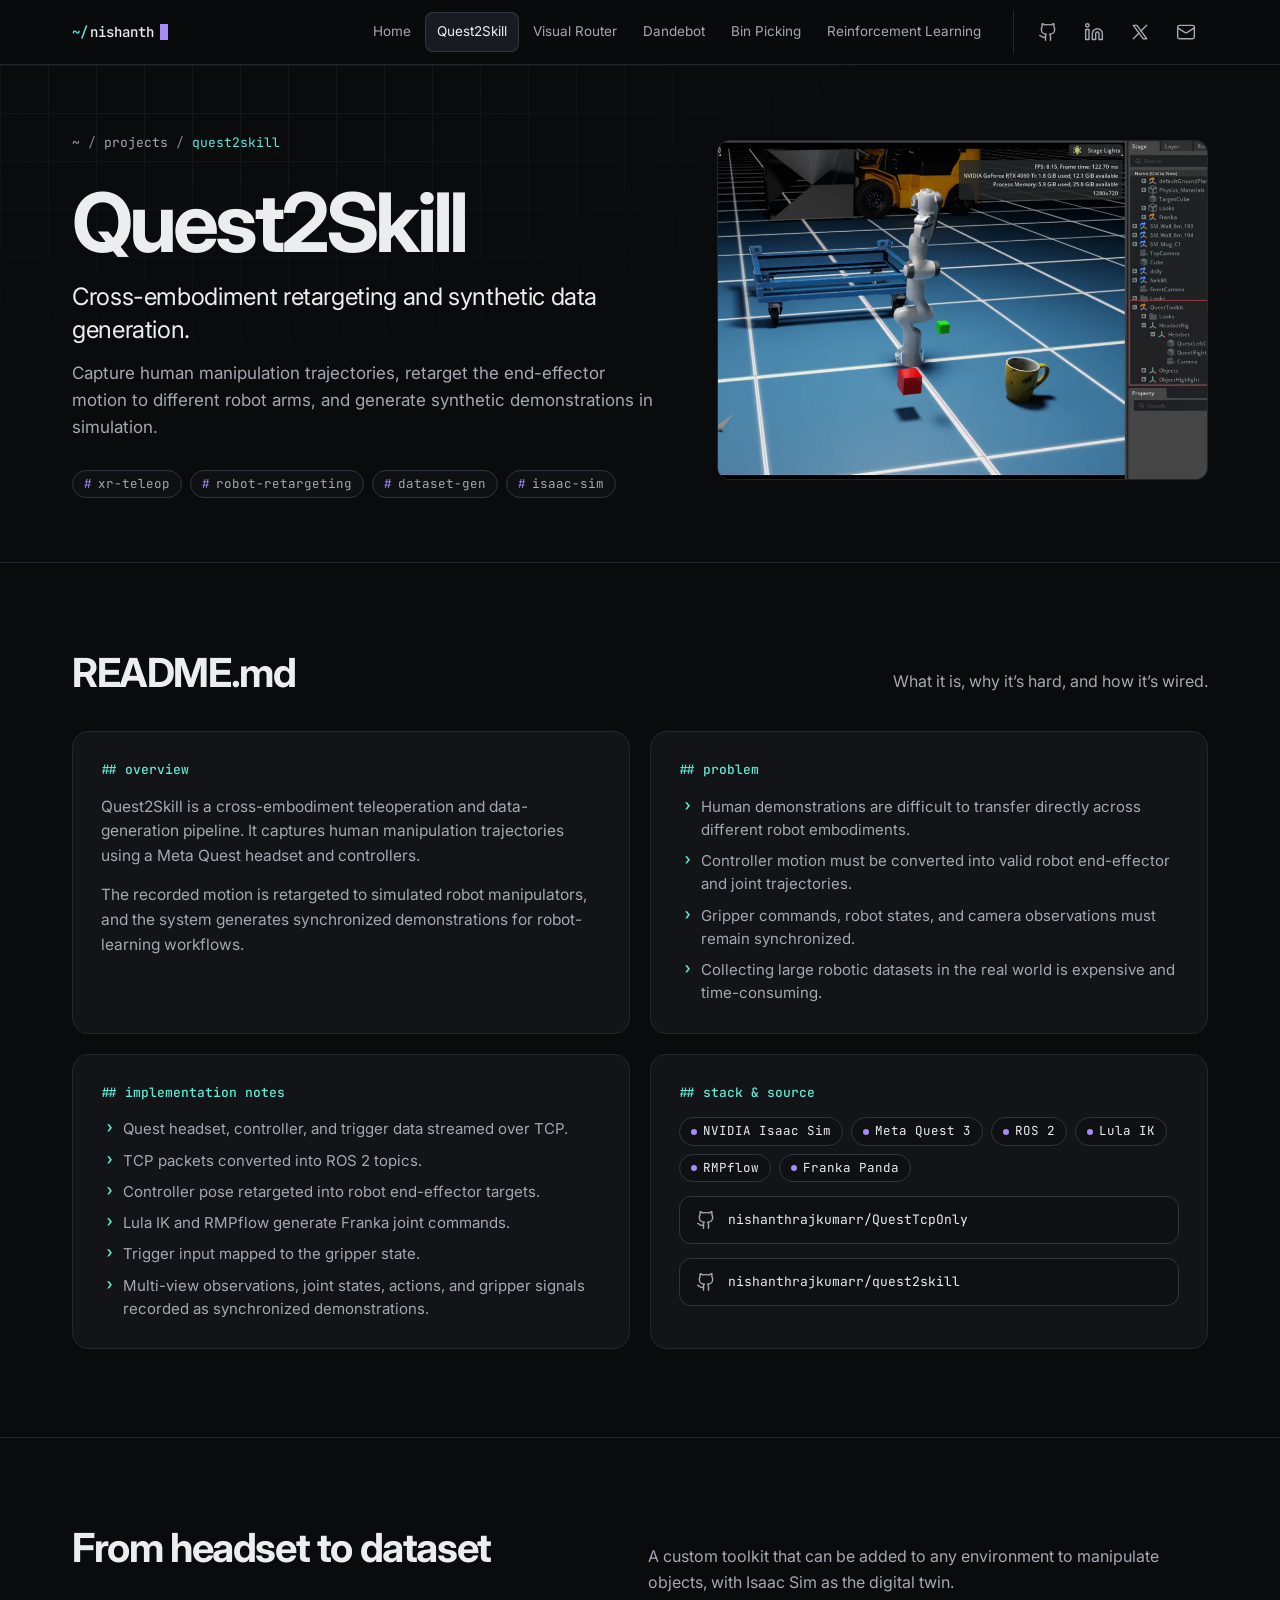
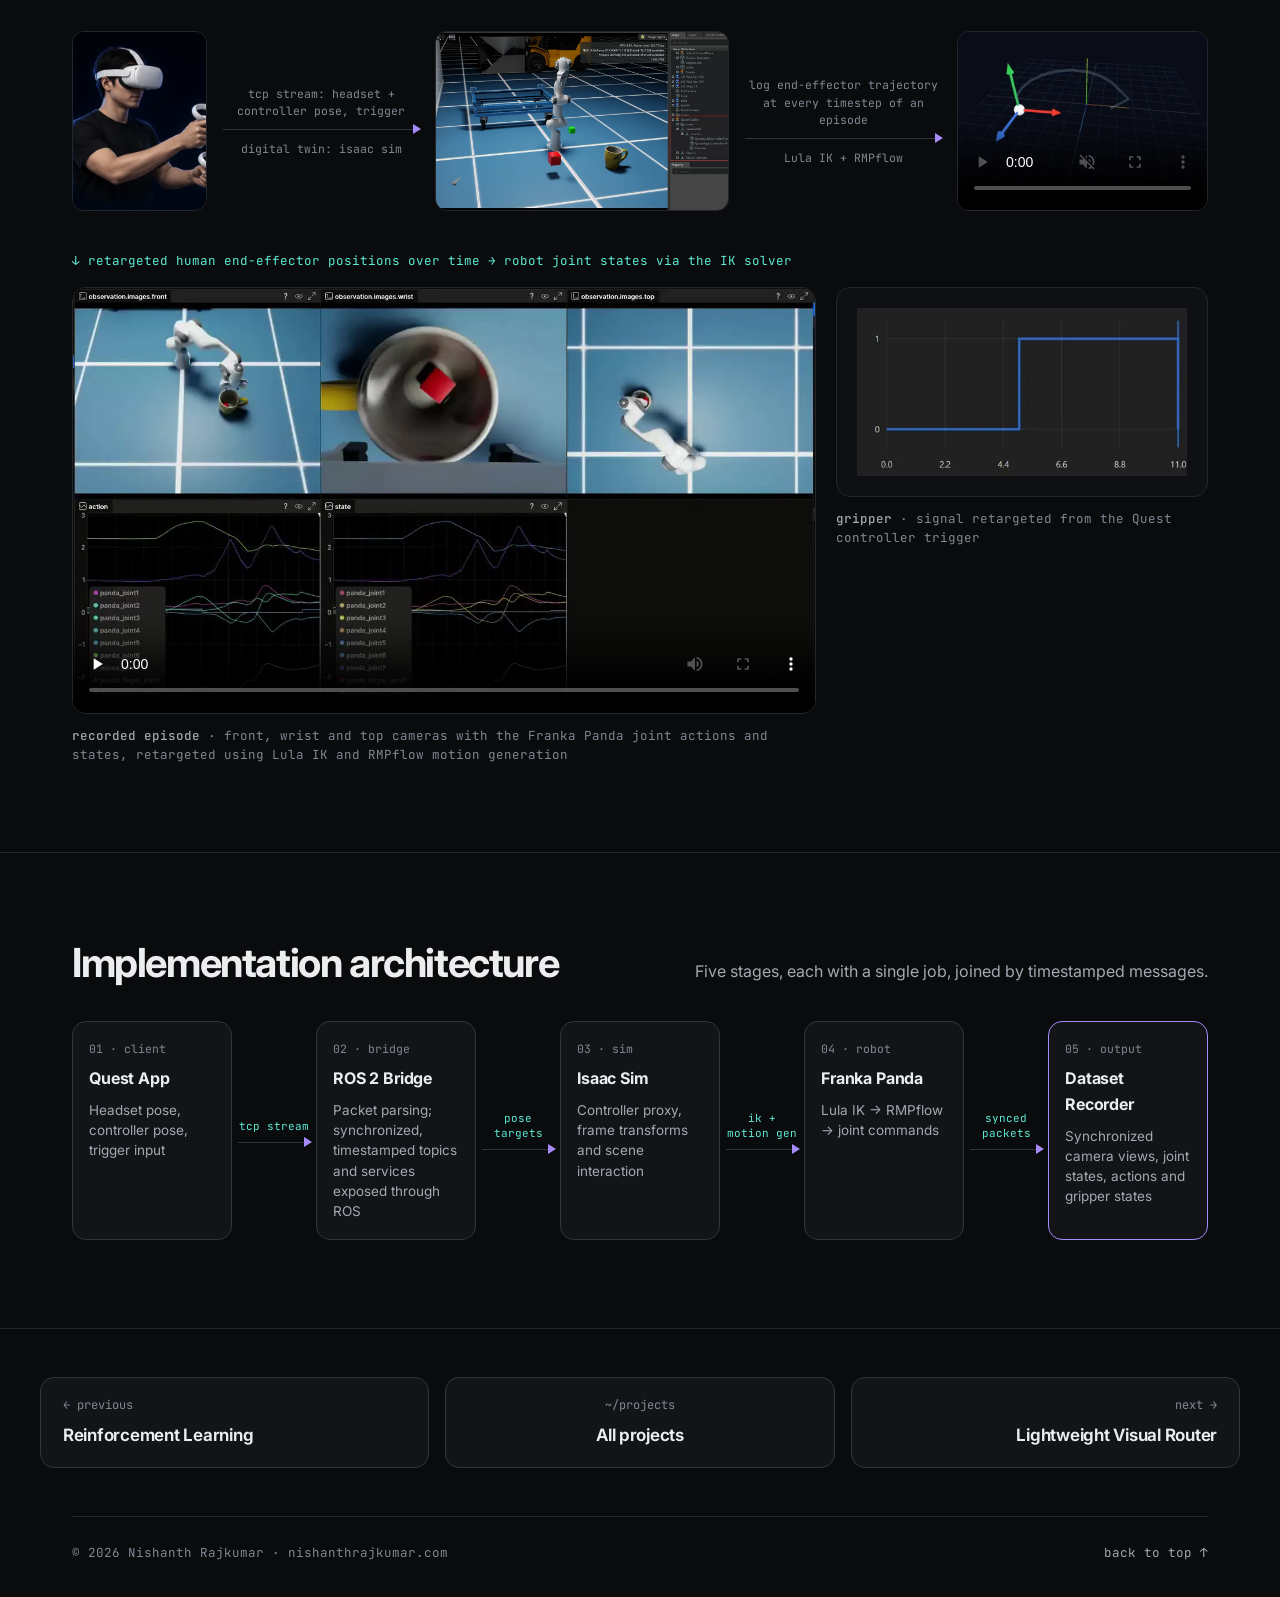
<file: quest2skill.html>
<!doctype html>
<html lang="en"><head>
<meta charset="utf-8">
<meta name="viewport" content="width=device-width, initial-scale=1, viewport-fit=cover">
<title>Quest2Skill — Nishanth Rajkumar</title>
<meta name="description" content="Quest2Skill: cross-embodiment retargeting and synthetic data generation with Meta Quest, ROS 2 and Isaac Sim.">
<link rel="canonical" href="https://nishanthrajkumar.com/quest2skill.html">
<meta name="theme-color" content="#0A0B0D">
<meta name="color-scheme" content="dark">
<meta property="og:type" content="website">
<meta property="og:site_name" content="Nishanth Rajkumar">
<meta property="og:title" content="Quest2Skill — Nishanth Rajkumar">
<meta property="og:description" content="Quest2Skill: cross-embodiment retargeting and synthetic data generation with Meta Quest, ROS 2 and Isaac Sim.">
<meta property="og:url" content="https://nishanthrajkumar.com/quest2skill.html">
<meta property="og:image" content="https://nishanthrajkumar.com/img/og-card.jpg">
<meta property="og:image:width" content="1200">
<meta property="og:image:height" content="630">
<meta name="twitter:card" content="summary_large_image">
<link rel="icon" href="favicon.svg" type="image/svg+xml">
<link rel="apple-touch-icon" href="apple-touch-icon.png">
<link rel="preconnect" href="https://fonts.googleapis.com">
<link rel="preconnect" href="https://fonts.gstatic.com" crossorigin="">
<link rel="stylesheet" href="https://fonts.googleapis.com/css2?family=Inter:wght@400;500;600;700&amp;family=JetBrains+Mono:wght@400;500&amp;display=swap">
<style>
body{margin:0;background:#0A0B0D}
a{color:#ECEDEE}a:hover{color:#A78BFA}
</style>
<link rel="stylesheet" href="site.css">
<script src="site.js" defer></script>
</head>
<body>
<div class="site">

<header class="nav">
<div class="wrap nav-in">
<a class="brand" href="index.html" aria-label="Nishanth Rajkumar, home"><span class="tilde">~/</span>nishanth<span class="cursor" aria-hidden="true"></span></a>
<nav class="nav-links" aria-label="Primary">
<a href="index.html">Home</a>
<a href="quest2skill.html" aria-current="page">Quest2Skill</a>
<a href="visual-router.html">Visual Router</a>
<a href="dandebot.html">Dandebot</a>
<a href="bin-picking.html">Bin Picking</a>
<a href="reinforcement-learning.html">Reinforcement Learning</a>
</nav>
<div class="nav-social">
<a class="icon-btn" href="https://github.com/nishanthrajkumarr" rel="me" aria-label="GitHub"><svg class="i" viewBox="0 0 24 24" aria-hidden="true"><path d="M15 22v-4a4.8 4.8 0 0 0-1-3.5c3 0 6-2 6-5.5.08-1.25-.27-2.48-1-3.5.28-1.15.28-2.35 0-3.5 0 0-1 0-3 1.5-2.64-.5-5.36-.5-8 0C6 2 5 2 5 2c-.3 1.15-.3 2.35 0 3.5A5.403 5.403 0 0 0 4 9c0 3.5 3 5.5 6 5.5-.39.49-.68 1.05-.85 1.65-.17.6-.22 1.23-.15 1.85v4"></path><path d="M9 18c-4.51 2-5-2-7-2"></path></svg></a>
<a class="icon-btn" href="https://www.linkedin.com/in/nishanthrajkumar15/" rel="me" aria-label="LinkedIn"><svg class="i" viewBox="0 0 24 24" aria-hidden="true"><path d="M16 8a6 6 0 0 1 6 6v7h-4v-7a2 2 0 0 0-4 0v7h-4v-7a6 6 0 0 1 6-6z"></path><rect x="2" y="9" width="4" height="12"></rect><circle cx="4" cy="4" r="2"></circle></svg></a>
<a class="icon-btn" href="https://x.com/nishanthrajkum" rel="me" aria-label="X"><svg class="i" viewBox="0 0 24 24" aria-hidden="true"><path d="M4 4l11.7 16H20L8.3 4H4z"></path><path d="M4 20l6.8-6.8M20 4l-6.8 6.8"></path></svg></a>
<a class="icon-btn" href="mailto:nishanthrajkumar1@gmail.com" aria-label="Email"><svg class="i" viewBox="0 0 24 24" aria-hidden="true"><rect x="2" y="4" width="20" height="16" rx="2"></rect><path d="m22 7-8.97 5.7a1.94 1.94 0 0 1-2.06 0L2 7"></path></svg></a>
</div>
</div>
</header>

<main>
<section class="page-head" id="top">
<div class="wrap head-split">
<div>
<p class="crumb"><a href="index.html">~</a><span>/</span><a href="index.html#research">projects</a><span>/</span><span class="here">quest2skill</span></p>
<h1>Quest2Skill</h1>
<p class="sub">Cross-embodiment retargeting and synthetic data generation.</p>
<p class="desc">Capture human manipulation trajectories, retarget the end-effector motion to different robot arms, and generate synthetic demonstrations in simulation.</p>
<ul class="tags">
<li class="tag">xr-teleop</li><li class="tag">robot-retargeting</li><li class="tag">dataset-gen</li><li class="tag">isaac-sim</li>
</ul>
</div>
<div class="shot" style="height: 340px"><img src="img/q2s-isaac-scene-hd.webp" alt="Isaac Sim digital twin with a Franka arm, a red cube and a mug on a tiled floor" width="1587" height="637"></div>
</div>
</section>

<section class="block">
<div class="wrap">
<div class="block-head"><h2>README.md</h2><p>What it is, why it’s hard, and how it’s wired.</p></div>
<div class="readme">
<div class="panel">
<h3>## overview</h3>
<p>Quest2Skill is a cross-embodiment teleoperation and data-generation pipeline. It captures human manipulation trajectories using a Meta Quest headset and controllers.</p>
<p>The recorded motion is retargeted to simulated robot manipulators, and the system generates synchronized demonstrations for robot-learning workflows.</p>
</div>
<div class="panel">
<h3>## problem</h3>
<ul class="bullets">
<li>Human demonstrations are difficult to transfer directly across different robot embodiments.</li>
<li>Controller motion must be converted into valid robot end-effector and joint trajectories.</li>
<li>Gripper commands, robot states, and camera observations must remain synchronized.</li>
<li>Collecting large robotic datasets in the real world is expensive and time-consuming.</li>
</ul>
</div>
<div class="panel">
<h3>## implementation notes</h3>
<ul class="bullets">
<li>Quest headset, controller, and trigger data streamed over TCP.</li>
<li>TCP packets converted into ROS 2 topics.</li>
<li>Controller pose retargeted into robot end-effector targets.</li>
<li>Lula IK and RMPflow generate Franka joint commands.</li>
<li>Trigger input mapped to the gripper state.</li>
<li>Multi-view observations, joint states, actions, and gripper signals recorded as synchronized demonstrations.</li>
</ul>
</div>
<div class="panel">
<h3>## stack &amp; source</h3>
<div class="stack"><span class="chip">NVIDIA Isaac Sim</span><span class="chip">Meta Quest 3</span><span class="chip">ROS 2</span><span class="chip">Lula IK</span><span class="chip">RMPflow</span><span class="chip">Franka Panda</span></div>
<a class="repo" href="https://github.com/nishanthrajkumarr/QuestTcpOnly"><svg class="i" viewBox="0 0 24 24" aria-hidden="true"><path d="M15 22v-4a4.8 4.8 0 0 0-1-3.5c3 0 6-2 6-5.5.08-1.25-.27-2.48-1-3.5.28-1.15.28-2.35 0-3.5 0 0-1 0-3 1.5-2.64-.5-5.36-.5-8 0C6 2 5 2 5 2c-.3 1.15-.3 2.35 0 3.5A5.403 5.403 0 0 0 4 9c0 3.5 3 5.5 6 5.5-.39.49-.68 1.05-.85 1.65-.17.6-.22 1.23-.15 1.85v4"></path><path d="M9 18c-4.51 2-5-2-7-2"></path></svg>nishanthrajkumarr/QuestTcpOnly</a>
<a class="repo" href="https://github.com/nishanthrajkumarr/quest2skill"><svg class="i" viewBox="0 0 24 24" aria-hidden="true"><path d="M15 22v-4a4.8 4.8 0 0 0-1-3.5c3 0 6-2 6-5.5.08-1.25-.27-2.48-1-3.5.28-1.15.28-2.35 0-3.5 0 0-1 0-3 1.5-2.64-.5-5.36-.5-8 0C6 2 5 2 5 2c-.3 1.15-.3 2.35 0 3.5A5.403 5.403 0 0 0 4 9c0 3.5 3 5.5 6 5.5-.39.49-.68 1.05-.85 1.65-.17.6-.22 1.23-.15 1.85v4"></path><path d="M9 18c-4.51 2-5-2-7-2"></path></svg>nishanthrajkumarr/quest2skill</a>
</div>
</div>
</div>
</section>

<section class="block">
<div class="wrap">
<div class="block-head"><h2>From headset to dataset</h2><p>A custom toolkit that can be added to any environment to manipulate objects, with Isaac Sim as the digital twin.</p></div>
<div class="pipeline">
<div class="shot"><img src="img/q2s-vr-teleop-hd.webp" alt="Operator wearing a Meta Quest headset holding both controllers" width="480" height="442" loading="lazy"></div>
<div class="arrow"><span>tcp stream: headset + controller pose, trigger</span><div class="line"></div><span>digital twin: isaac sim</span></div>
<div class="shot"><img src="img/q2s-isaac-scene-hd.webp" alt="Isaac Sim scene with the Franka arm and objects" width="1587" height="637" loading="lazy"></div>
<div class="arrow"><span>log end-effector trajectory at every timestep of an episode</span><div class="line"></div><span>Lula IK + RMPflow</span></div>
<div class="shot"><video data-loop muted loop playsinline preload="none" poster="media/loop-trajectory.webp" width="720" height="480" aria-label="Recorded human end-effector trajectory drawn in 3D"><source src="media/loop-trajectory.mp4" type="video/mp4"></video></div>
</div>
<p class="lbl" style="margin: 40px 0 16px">↓ retargeted human end-effector positions over time → robot joint states via the IK solver</p>
<div class="g-2-1">
<figure class="fig">
<div class="frame"><video controls playsinline preload="none" poster="media/q2s-episode.webp" width="1280" height="732" aria-label="Recorded episode: front, wrist and top camera views with joint action and state plots"><source src="media/q2s-episode.mp4" type="video/mp4"></video></div>
<figcaption><b>recorded episode</b> · front, wrist and top cameras with the Franka Panda joint actions and states, retargeted using Lula IK and RMPflow motion generation</figcaption>
</figure>
<figure class="fig">
<div class="frame" style="padding: 20px; background: #0E1013"><img src="img/q2s-gripper-signal.webp" alt="Step plot of the gripper signal switching from 0 to 1" width="469" height="238" loading="lazy"></div>
<figcaption><b>gripper</b> · signal retargeted from the Quest controller trigger</figcaption>
</figure>
</div>
</div>
</section>

<section class="block">
<div class="wrap">
<div class="block-head"><h2>Implementation architecture</h2><p>Five stages, each with a single job, joined by timestamped messages.</p></div>
<div class="arch">
<div class="arch-node"><span class="k">01 · client</span><h4>Quest App</h4><p>Headset pose, controller pose, trigger input</p></div>
<div class="arch-edge"><span>tcp stream</span><span class="line"></span></div>
<div class="arch-node"><span class="k">02 · bridge</span><h4>ROS 2 Bridge</h4><p>Packet parsing; synchronized, timestamped topics and services exposed through ROS</p></div>
<div class="arch-edge"><span>pose targets</span><span class="line"></span></div>
<div class="arch-node"><span class="k">03 · sim</span><h4>Isaac Sim</h4><p>Controller proxy, frame transforms and scene interaction</p></div>
<div class="arch-edge"><span>ik + motion gen</span><span class="line"></span></div>
<div class="arch-node"><span class="k">04 · robot</span><h4>Franka Panda</h4><p>Lula IK → RMPflow → joint commands</p></div>
<div class="arch-edge"><span>synced packets</span><span class="line"></span></div>
<div class="arch-node" style="border-color: #A78BFA"><span class="k">05 · output</span><h4>Dataset Recorder</h4><p>Synchronized camera views, joint states, actions and gripper states</p></div>
</div>
</div>
</section>

<nav class="wrap pager" aria-label="Project navigation">
<a href="reinforcement-learning.html"><span class="k">← previous</span><span class="v">Reinforcement Learning</span></a>
<a class="mid" href="index.html#projects"><span class="k">~/projects</span><span class="v">All projects</span></a>
<a class="next" href="visual-router.html"><span class="k">next →</span><span class="v">Lightweight Visual Router</span></a>
</nav>
</main>

<footer class="wrap"><div class="foot"><span>© 2026 Nishanth Rajkumar · nishanthrajkumar.com</span><a href="#top">back to top ↑</a></div></footer>
</div>


</body></html>
</file>
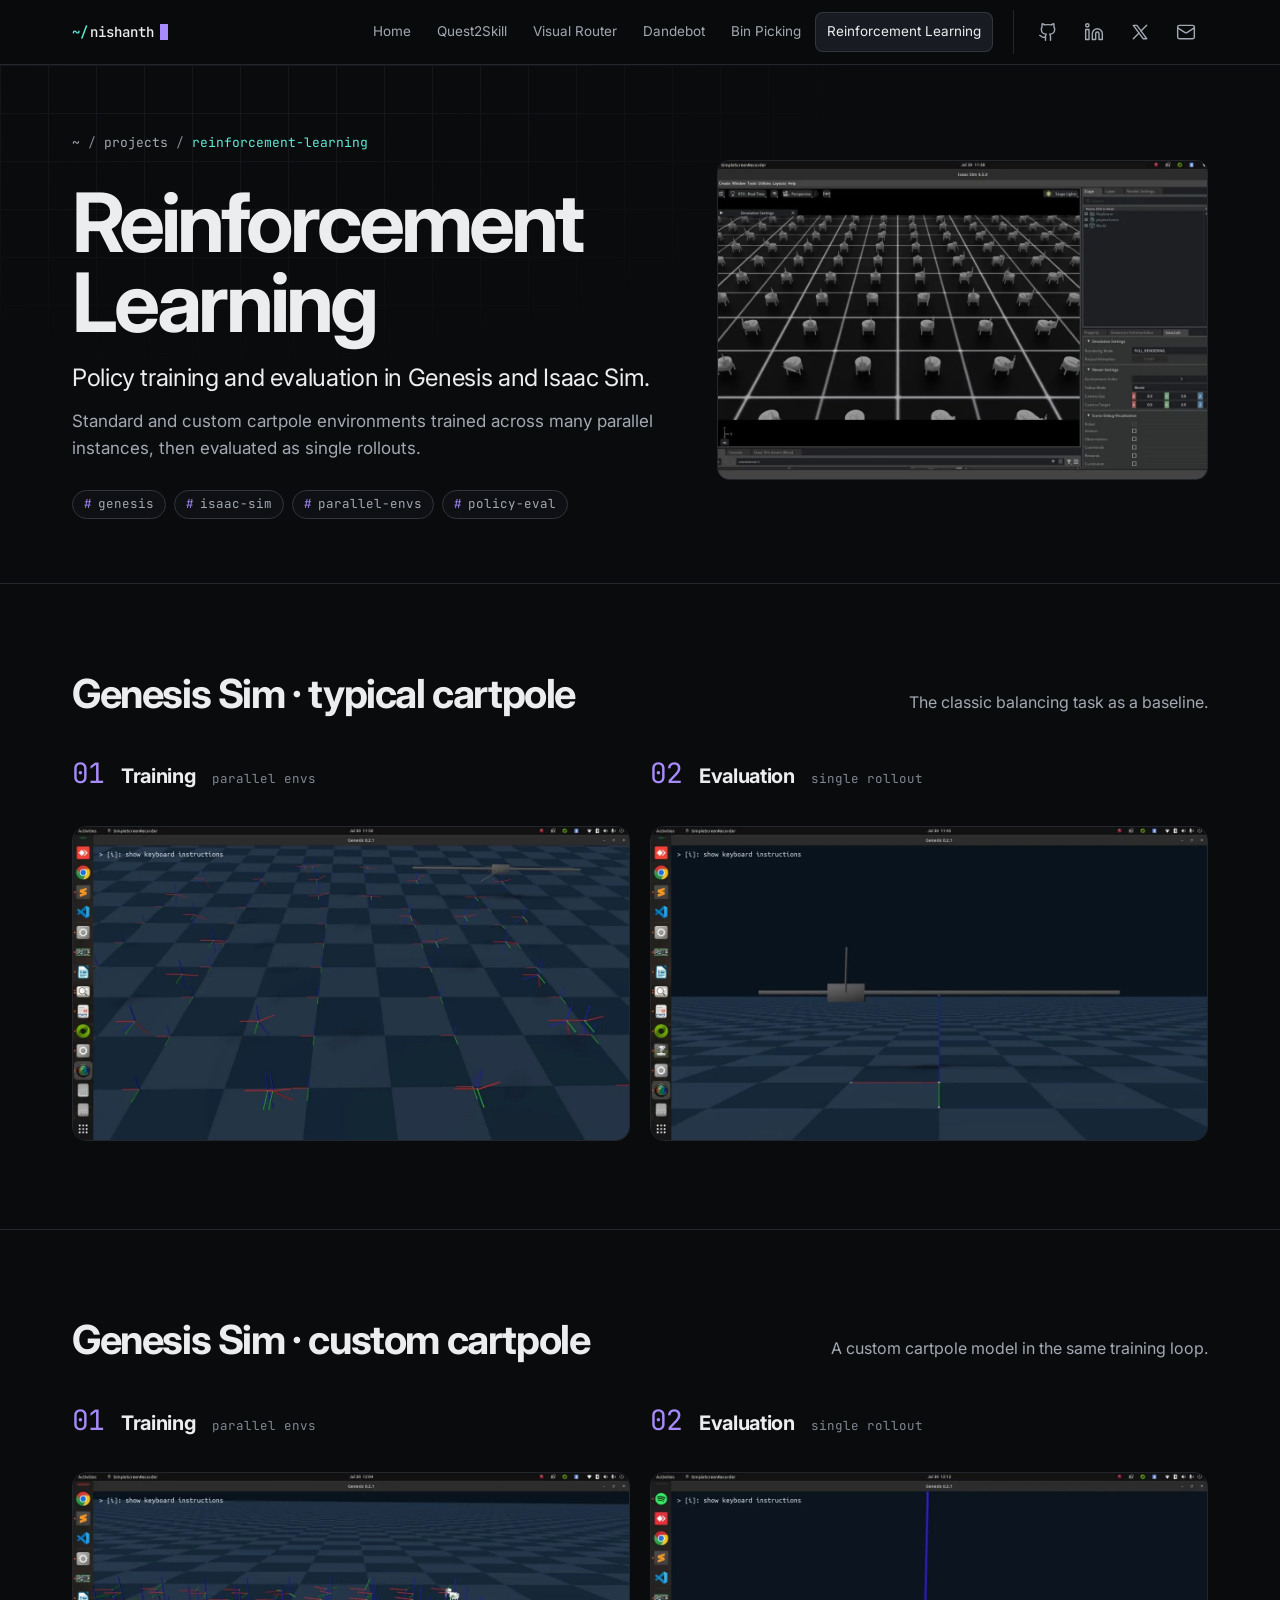
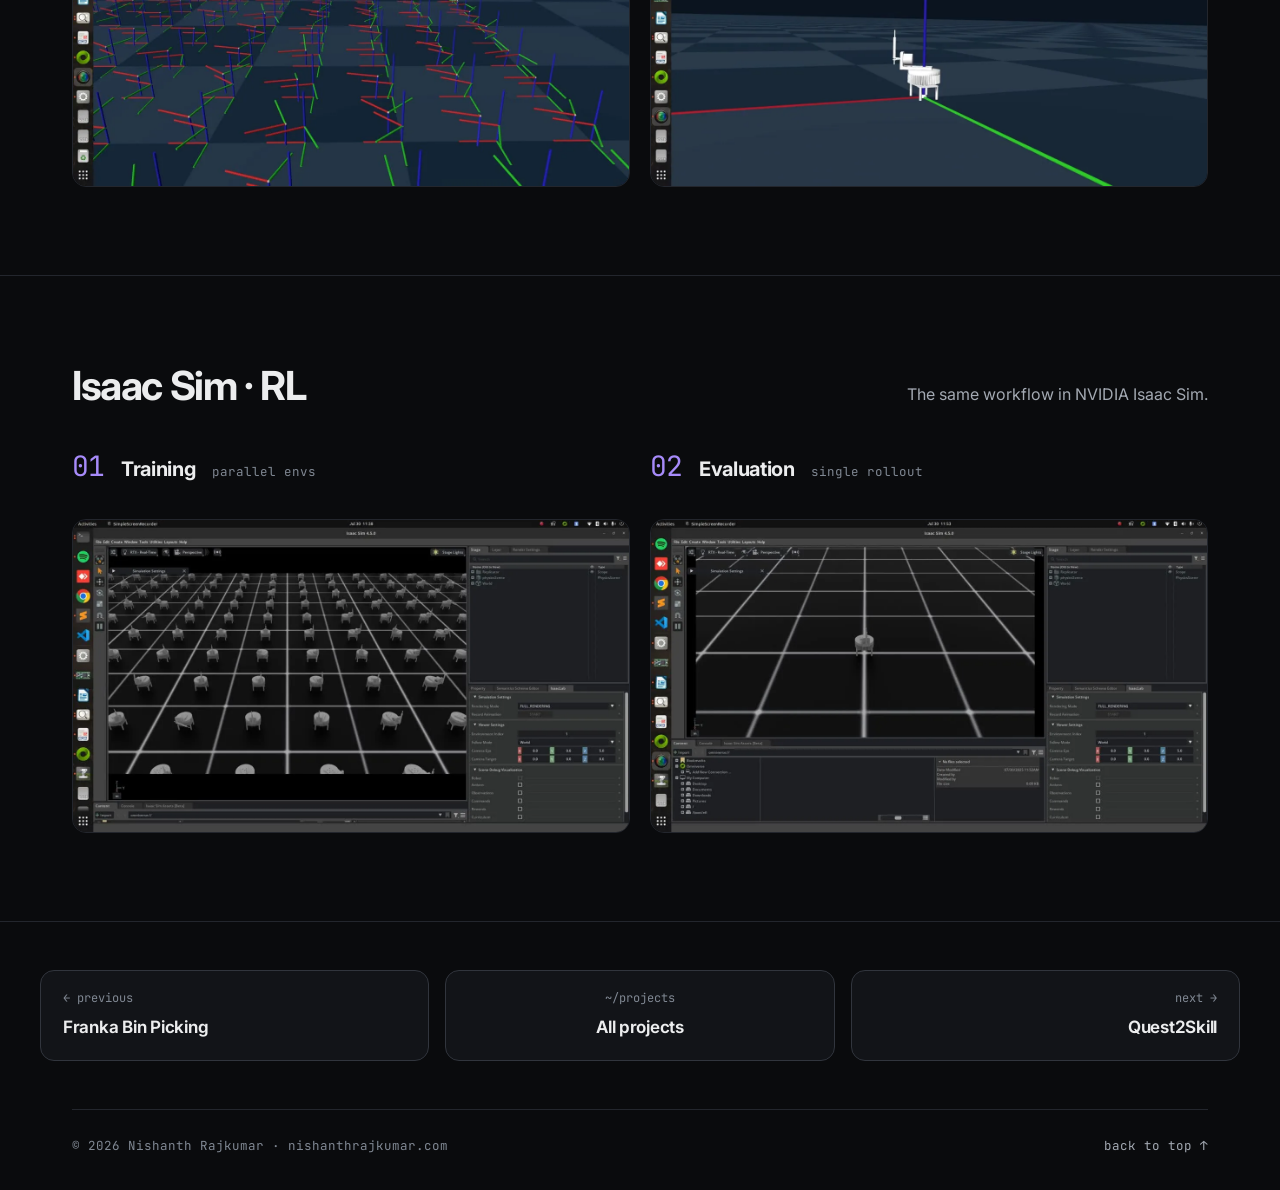
<file: reinforcement-learning.html>
<!doctype html>
<html lang="en"><head>
<meta charset="utf-8">
<meta name="viewport" content="width=device-width, initial-scale=1, viewport-fit=cover">
<title>Reinforcement Learning — Nishanth Rajkumar</title>
<meta name="description" content="Reinforcement learning experiments in Genesis and Isaac Sim.">
<link rel="canonical" href="https://nishanthrajkumar.com/reinforcement-learning.html">
<meta name="theme-color" content="#0A0B0D">
<meta name="color-scheme" content="dark">
<meta property="og:type" content="website">
<meta property="og:site_name" content="Nishanth Rajkumar">
<meta property="og:title" content="Reinforcement Learning — Nishanth Rajkumar">
<meta property="og:description" content="Reinforcement learning experiments in Genesis and Isaac Sim.">
<meta property="og:url" content="https://nishanthrajkumar.com/reinforcement-learning.html">
<meta property="og:image" content="https://nishanthrajkumar.com/img/og-card.jpg">
<meta property="og:image:width" content="1200">
<meta property="og:image:height" content="630">
<meta name="twitter:card" content="summary_large_image">
<link rel="icon" href="favicon.svg" type="image/svg+xml">
<link rel="apple-touch-icon" href="apple-touch-icon.png">
<link rel="preconnect" href="https://fonts.googleapis.com">
<link rel="preconnect" href="https://fonts.gstatic.com" crossorigin="">
<link rel="stylesheet" href="https://fonts.googleapis.com/css2?family=Inter:wght@400;500;600;700&amp;family=JetBrains+Mono:wght@400;500&amp;display=swap">
<style>
body{margin:0;background:#0A0B0D}
a{color:#ECEDEE}a:hover{color:#A78BFA}
</style>
<link rel="stylesheet" href="site.css">
<script src="site.js" defer></script>
</head>
<body>
<div class="site">

<header class="nav">
<div class="wrap nav-in">
<a class="brand" href="index.html" aria-label="Nishanth Rajkumar, home"><span class="tilde">~/</span>nishanth<span class="cursor" aria-hidden="true"></span></a>
<nav class="nav-links" aria-label="Primary">
<a href="index.html">Home</a>
<a href="quest2skill.html">Quest2Skill</a>
<a href="visual-router.html">Visual Router</a>
<a href="dandebot.html">Dandebot</a>
<a href="bin-picking.html">Bin Picking</a>
<a href="reinforcement-learning.html" aria-current="page">Reinforcement Learning</a>
</nav>
<div class="nav-social">
<a class="icon-btn" href="https://github.com/nishanthrajkumarr" rel="me" aria-label="GitHub"><svg class="i" viewBox="0 0 24 24" aria-hidden="true"><path d="M15 22v-4a4.8 4.8 0 0 0-1-3.5c3 0 6-2 6-5.5.08-1.25-.27-2.48-1-3.5.28-1.15.28-2.35 0-3.5 0 0-1 0-3 1.5-2.64-.5-5.36-.5-8 0C6 2 5 2 5 2c-.3 1.15-.3 2.35 0 3.5A5.403 5.403 0 0 0 4 9c0 3.5 3 5.5 6 5.5-.39.49-.68 1.05-.85 1.65-.17.6-.22 1.23-.15 1.85v4"></path><path d="M9 18c-4.51 2-5-2-7-2"></path></svg></a>
<a class="icon-btn" href="https://www.linkedin.com/in/nishanthrajkumar15/" rel="me" aria-label="LinkedIn"><svg class="i" viewBox="0 0 24 24" aria-hidden="true"><path d="M16 8a6 6 0 0 1 6 6v7h-4v-7a2 2 0 0 0-4 0v7h-4v-7a6 6 0 0 1 6-6z"></path><rect x="2" y="9" width="4" height="12"></rect><circle cx="4" cy="4" r="2"></circle></svg></a>
<a class="icon-btn" href="https://x.com/nishanthrajkum" rel="me" aria-label="X"><svg class="i" viewBox="0 0 24 24" aria-hidden="true"><path d="M4 4l11.7 16H20L8.3 4H4z"></path><path d="M4 20l6.8-6.8M20 4l-6.8 6.8"></path></svg></a>
<a class="icon-btn" href="mailto:nishanthrajkumar1@gmail.com" aria-label="Email"><svg class="i" viewBox="0 0 24 24" aria-hidden="true"><rect x="2" y="4" width="20" height="16" rx="2"></rect><path d="m22 7-8.97 5.7a1.94 1.94 0 0 1-2.06 0L2 7"></path></svg></a>
</div>
</div>
</header>

<main>
<section class="page-head" id="top">
<div class="wrap head-split">
<div>
<p class="crumb"><a href="index.html">~</a><span>/</span><a href="index.html#research">projects</a><span>/</span><span class="here">reinforcement-learning</span></p>
<h1>Reinforcement Learning</h1>
<p class="sub">Policy training and evaluation in Genesis and Isaac Sim.</p>
<p class="desc">Standard and custom cartpole environments trained across many parallel instances, then evaluated as single rollouts.</p>
<ul class="tags">
<li class="tag">genesis</li><li class="tag">isaac-sim</li><li class="tag">parallel-envs</li><li class="tag">policy-eval</li>
</ul>
</div>
<div class="shot" style="height: 320px"><img src="img/rl-isaac-train.webp" alt="Isaac Sim viewport with a grid of parallel training environments" width="1280" height="720"></div>
</div>
</section>

<section class="block">
<div class="wrap">
<div class="block-head"><h2>Genesis Sim · typical cartpole</h2><p>The classic balancing task as a baseline.</p></div>
<div class="g-2">
<figure class="fig">
<div class="rl-head"><span class="n">01</span><h3>Training</h3><span class="mono">parallel envs</span></div>
<div class="frame"><img src="img/rl-genesis-typical-train.webp" alt="Genesis viewer showing many cartpole environments training on a checkered floor" width="1280" height="720" loading="lazy"></div>
</figure>
<figure class="fig">
<div class="rl-head"><span class="n">02</span><h3>Evaluation</h3><span class="mono">single rollout</span></div>
<div class="frame"><img src="img/rl-genesis-typical-eval.webp" alt="Genesis viewer showing a single cartpole balancing during evaluation" width="1280" height="720" loading="lazy"></div>
</figure>
</div>
</div>
</section>

<section class="block">
<div class="wrap">
<div class="block-head"><h2>Genesis Sim · custom cartpole</h2><p>A custom cartpole model in the same training loop.</p></div>
<div class="g-2">
<figure class="fig">
<div class="rl-head"><span class="n">01</span><h3>Training</h3><span class="mono">parallel envs</span></div>
<div class="frame"><img src="img/rl-genesis-custom-train.webp" alt="Genesis viewer with many custom cartpole environments and their coordinate frames" width="1280" height="720" loading="lazy"></div>
</figure>
<figure class="fig">
<div class="rl-head"><span class="n">02</span><h3>Evaluation</h3><span class="mono">single rollout</span></div>
<div class="frame"><img src="img/rl-genesis-custom-eval.webp" alt="Genesis viewer with the custom cartpole evaluated on its own" width="1280" height="720" loading="lazy"></div>
</figure>
</div>
</div>
</section>

<section class="block">
<div class="wrap">
<div class="block-head"><h2>Isaac Sim · RL</h2><p>The same workflow in NVIDIA Isaac Sim.</p></div>
<div class="g-2">
<figure class="fig">
<div class="rl-head"><span class="n">01</span><h3>Training</h3><span class="mono">parallel envs</span></div>
<div class="frame"><img src="img/rl-isaac-train.webp" alt="Isaac Sim with a grid of robots training in parallel" width="1280" height="720" loading="lazy"></div>
</figure>
<figure class="fig">
<div class="rl-head"><span class="n">02</span><h3>Evaluation</h3><span class="mono">single rollout</span></div>
<div class="frame"><img src="img/rl-isaac-eval.webp" alt="Isaac Sim with a single robot during evaluation" width="1280" height="720" loading="lazy"></div>
</figure>
</div>
</div>
</section>

<nav class="wrap pager" aria-label="Project navigation">
<a href="bin-picking.html"><span class="k">← previous</span><span class="v">Franka Bin Picking</span></a>
<a class="mid" href="index.html#projects"><span class="k">~/projects</span><span class="v">All projects</span></a>
<a class="next" href="quest2skill.html"><span class="k">next →</span><span class="v">Quest2Skill</span></a>
</nav>
</main>

<footer class="wrap"><div class="foot"><span>© 2026 Nishanth Rajkumar · nishanthrajkumar.com</span><a href="#top">back to top ↑</a></div></footer>
</div>


</body></html>
</file>
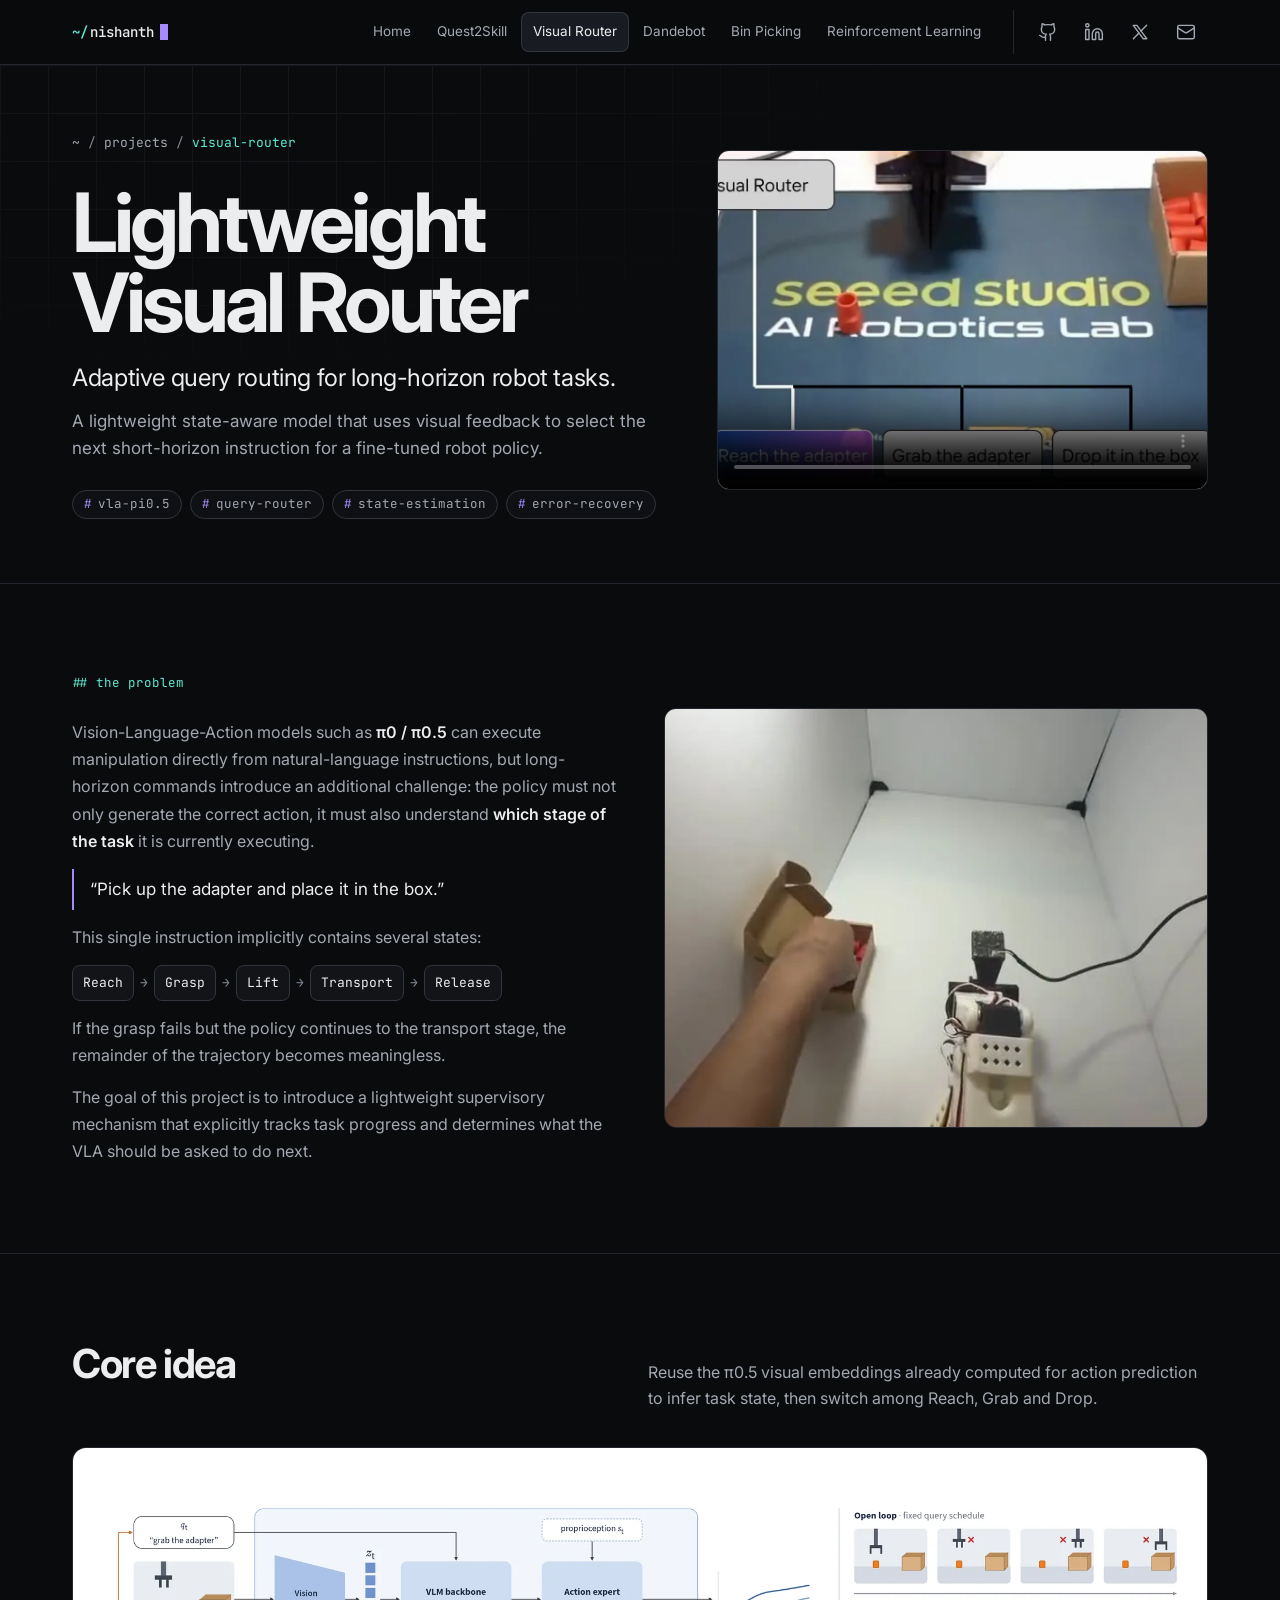
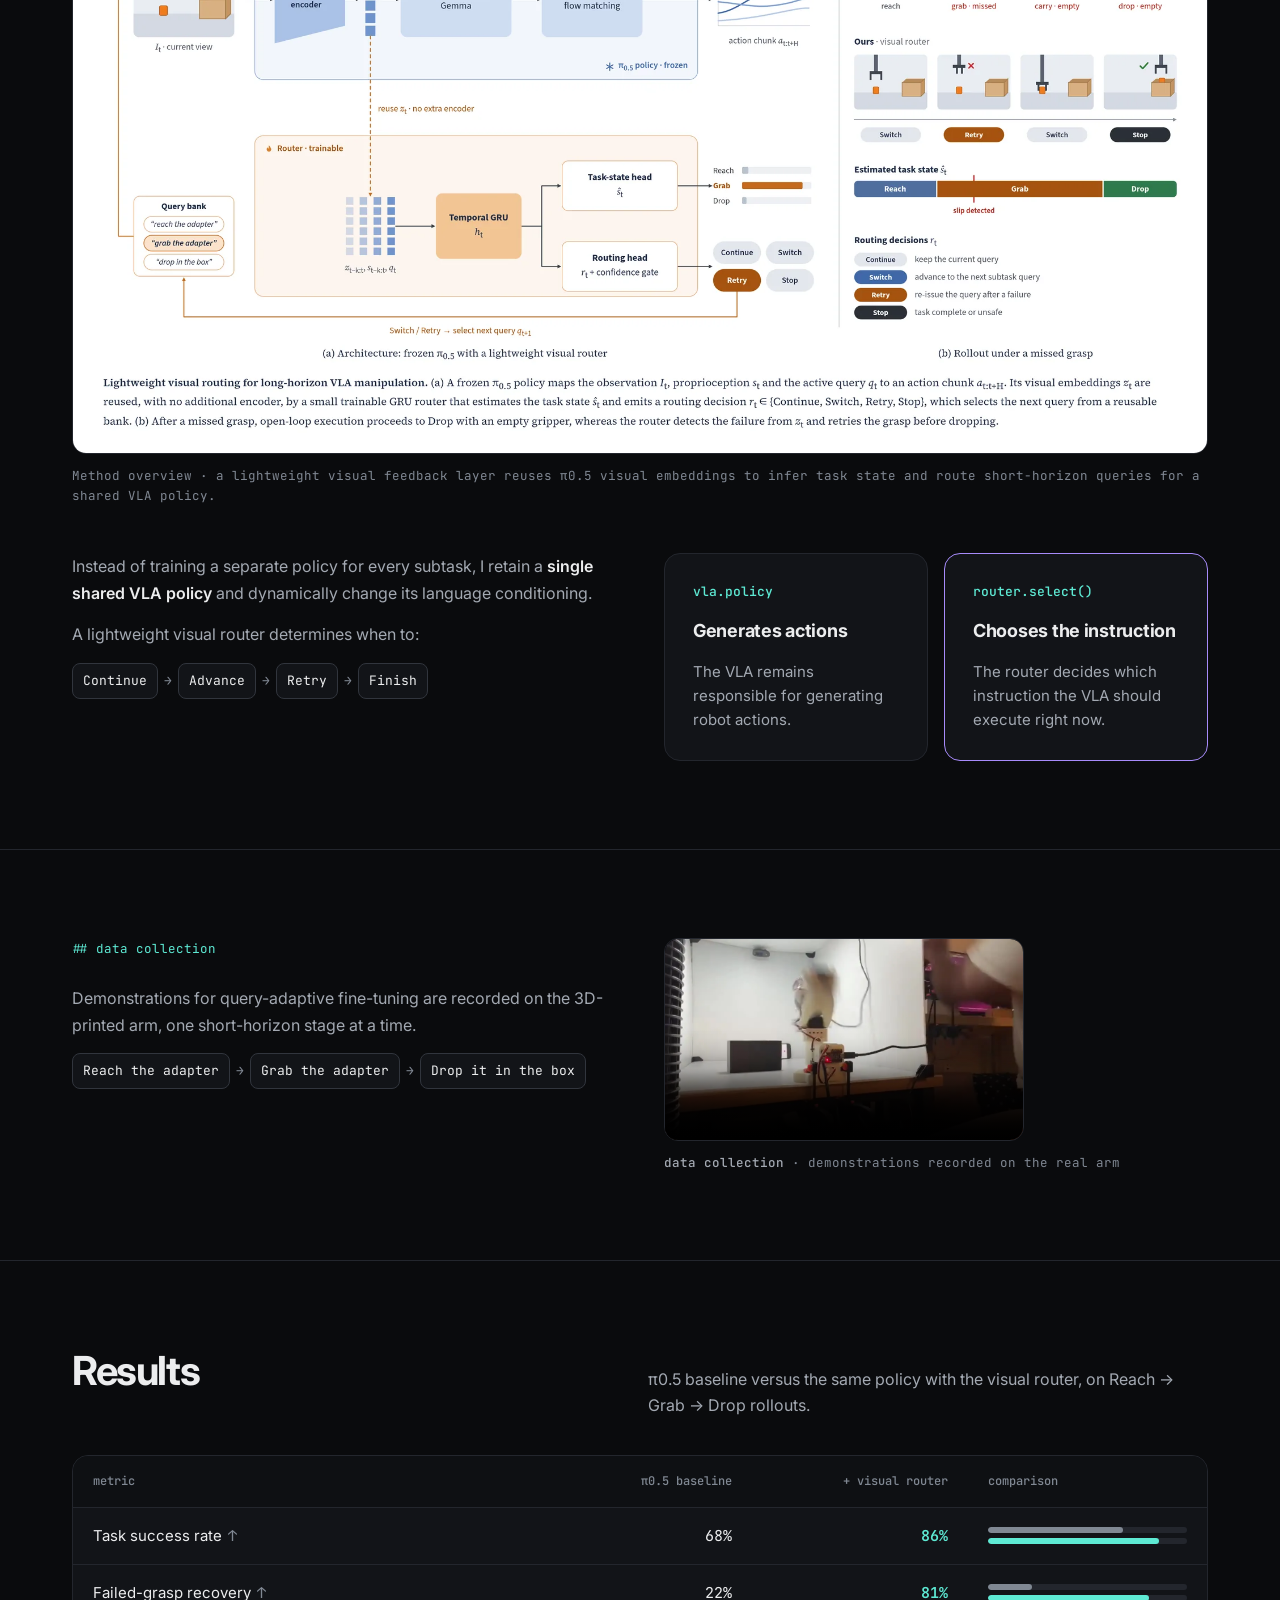
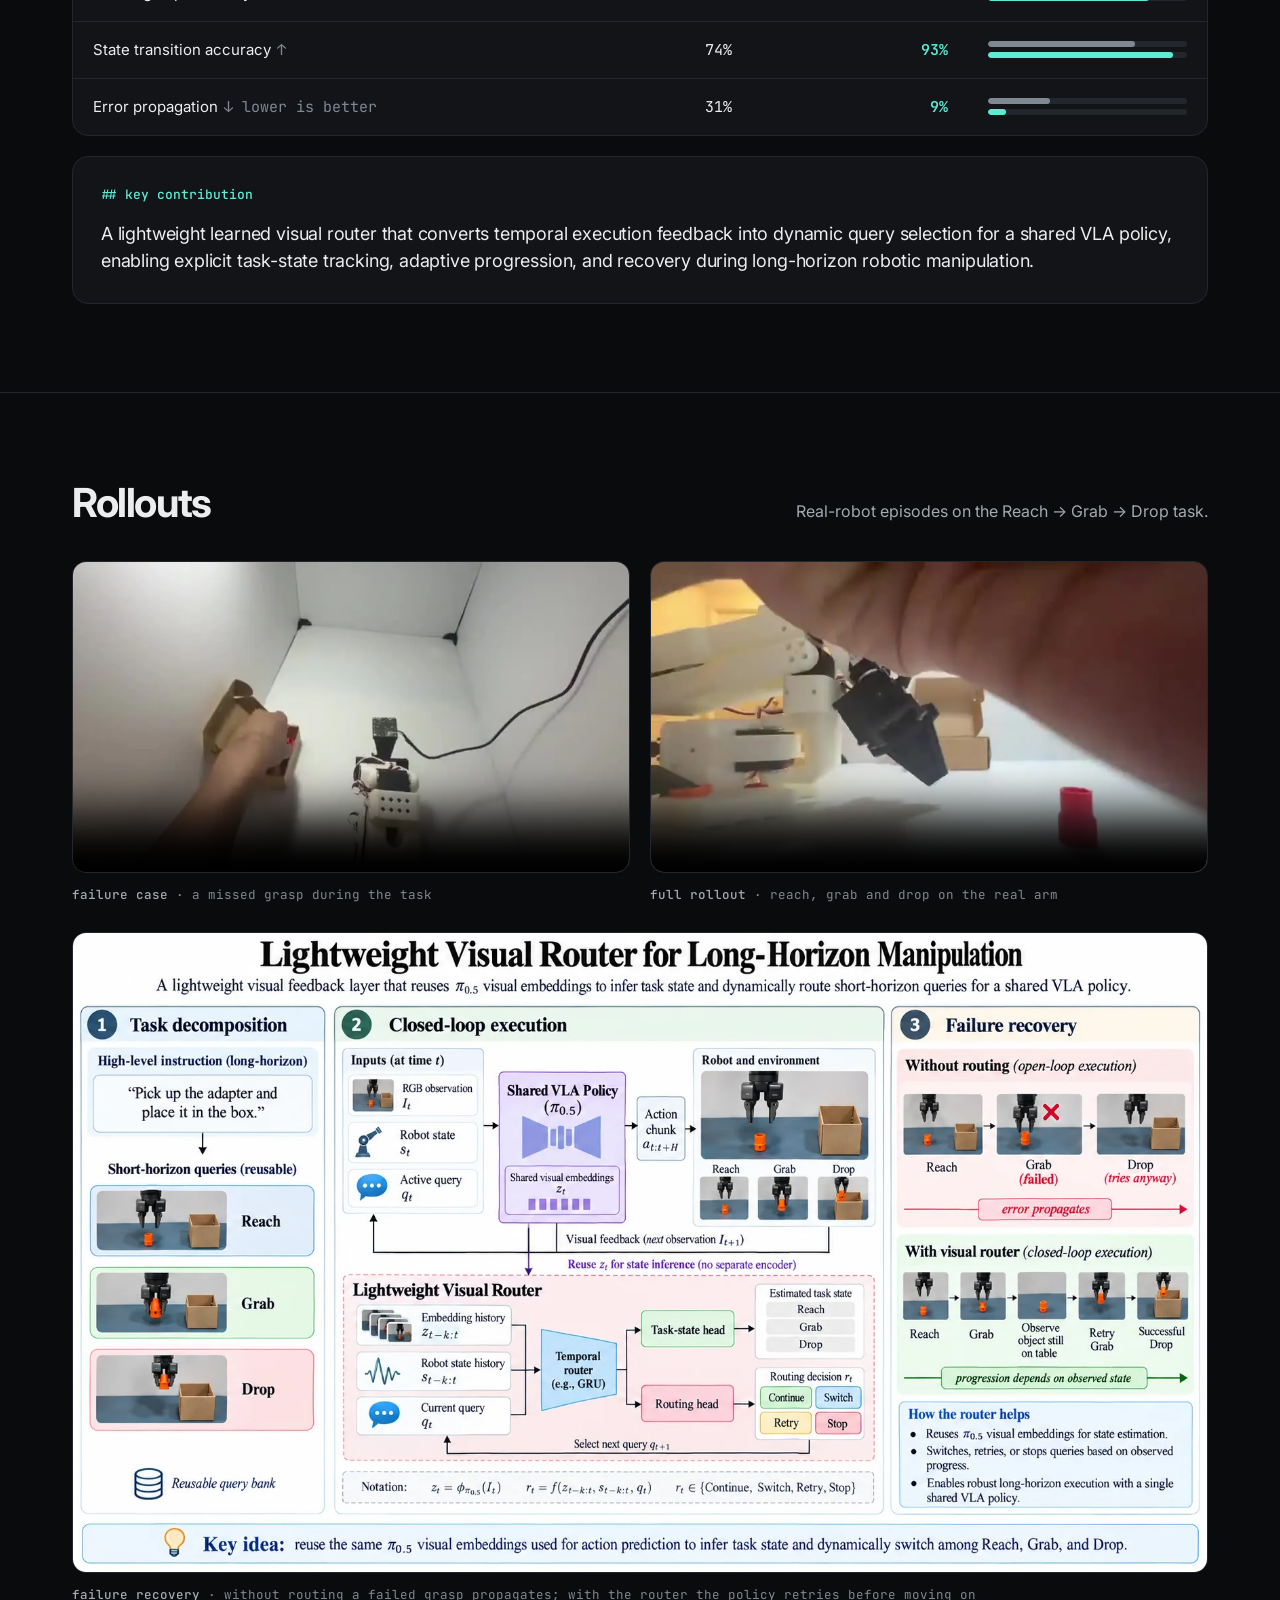
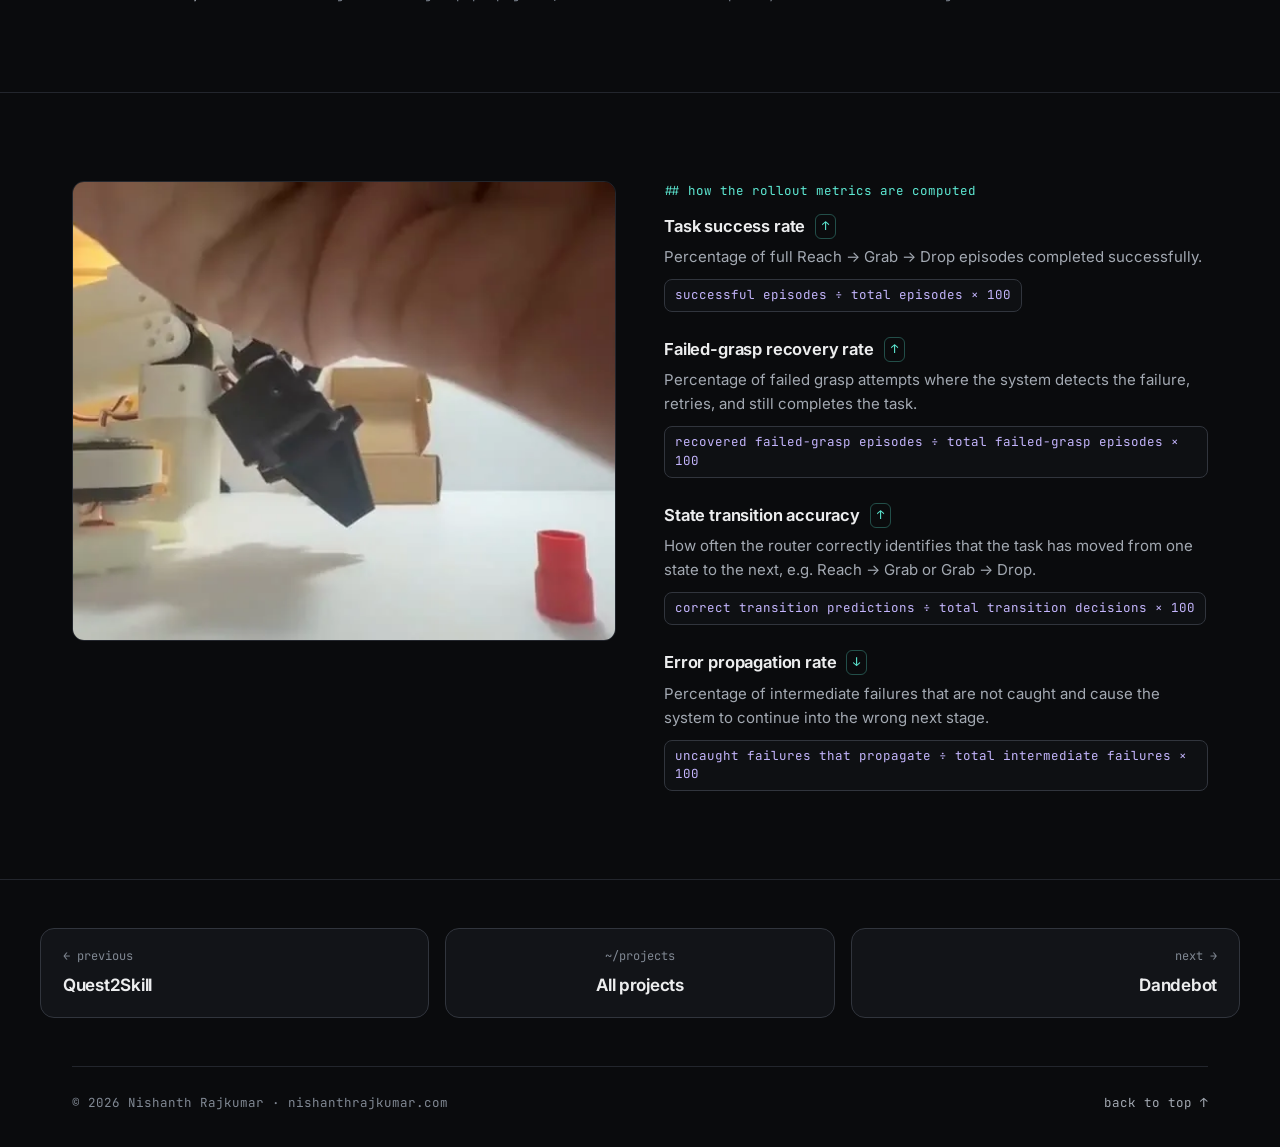
<file: visual-router.html>
<!doctype html>
<html lang="en"><head>
<meta charset="utf-8">
<meta name="viewport" content="width=device-width, initial-scale=1, viewport-fit=cover">
<title>Lightweight Visual Router — Nishanth Rajkumar</title>
<meta name="description" content="Lightweight Visual Router: adaptive query routing for long-horizon VLA robot tasks.">
<link rel="canonical" href="https://nishanthrajkumar.com/visual-router.html">
<meta name="theme-color" content="#0A0B0D">
<meta name="color-scheme" content="dark">
<meta property="og:type" content="website">
<meta property="og:site_name" content="Nishanth Rajkumar">
<meta property="og:title" content="Lightweight Visual Router — Nishanth Rajkumar">
<meta property="og:description" content="Lightweight Visual Router: adaptive query routing for long-horizon VLA robot tasks.">
<meta property="og:url" content="https://nishanthrajkumar.com/visual-router.html">
<meta property="og:image" content="https://nishanthrajkumar.com/img/og-card.jpg">
<meta property="og:image:width" content="1200">
<meta property="og:image:height" content="630">
<meta name="twitter:card" content="summary_large_image">
<link rel="icon" href="favicon.svg" type="image/svg+xml">
<link rel="apple-touch-icon" href="apple-touch-icon.png">
<link rel="preconnect" href="https://fonts.googleapis.com">
<link rel="preconnect" href="https://fonts.gstatic.com" crossorigin="">
<link rel="stylesheet" href="https://fonts.googleapis.com/css2?family=Inter:wght@400;500;600;700&amp;family=JetBrains+Mono:wght@400;500&amp;display=swap">
<style>
body{margin:0;background:#0A0B0D}
a{color:#ECEDEE}a:hover{color:#A78BFA}
</style>
<link rel="stylesheet" href="site.css">
<script src="site.js" defer></script>
</head>
<body>
<div class="site">

<header class="nav">
<div class="wrap nav-in">
<a class="brand" href="index.html" aria-label="Nishanth Rajkumar, home"><span class="tilde">~/</span>nishanth<span class="cursor" aria-hidden="true"></span></a>
<nav class="nav-links" aria-label="Primary">
<a href="index.html">Home</a>
<a href="quest2skill.html">Quest2Skill</a>
<a href="visual-router.html" aria-current="page">Visual Router</a>
<a href="dandebot.html">Dandebot</a>
<a href="bin-picking.html">Bin Picking</a>
<a href="reinforcement-learning.html">Reinforcement Learning</a>
</nav>
<div class="nav-social">
<a class="icon-btn" href="https://github.com/nishanthrajkumarr" rel="me" aria-label="GitHub"><svg class="i" viewBox="0 0 24 24" aria-hidden="true"><path d="M15 22v-4a4.8 4.8 0 0 0-1-3.5c3 0 6-2 6-5.5.08-1.25-.27-2.48-1-3.5.28-1.15.28-2.35 0-3.5 0 0-1 0-3 1.5-2.64-.5-5.36-.5-8 0C6 2 5 2 5 2c-.3 1.15-.3 2.35 0 3.5A5.403 5.403 0 0 0 4 9c0 3.5 3 5.5 6 5.5-.39.49-.68 1.05-.85 1.65-.17.6-.22 1.23-.15 1.85v4"></path><path d="M9 18c-4.51 2-5-2-7-2"></path></svg></a>
<a class="icon-btn" href="https://www.linkedin.com/in/nishanthrajkumar15/" rel="me" aria-label="LinkedIn"><svg class="i" viewBox="0 0 24 24" aria-hidden="true"><path d="M16 8a6 6 0 0 1 6 6v7h-4v-7a2 2 0 0 0-4 0v7h-4v-7a6 6 0 0 1 6-6z"></path><rect x="2" y="9" width="4" height="12"></rect><circle cx="4" cy="4" r="2"></circle></svg></a>
<a class="icon-btn" href="https://x.com/nishanthrajkum" rel="me" aria-label="X"><svg class="i" viewBox="0 0 24 24" aria-hidden="true"><path d="M4 4l11.7 16H20L8.3 4H4z"></path><path d="M4 20l6.8-6.8M20 4l-6.8 6.8"></path></svg></a>
<a class="icon-btn" href="mailto:nishanthrajkumar1@gmail.com" aria-label="Email"><svg class="i" viewBox="0 0 24 24" aria-hidden="true"><rect x="2" y="4" width="20" height="16" rx="2"></rect><path d="m22 7-8.97 5.7a1.94 1.94 0 0 1-2.06 0L2 7"></path></svg></a>
</div>
</div>
</header>

<main>
<section class="page-head" id="top">
<div class="wrap head-split">
<div>
<p class="crumb"><a href="index.html">~</a><span>/</span><a href="index.html#research">projects</a><span>/</span><span class="here">visual-router</span></p>
<h1>Lightweight Visual Router</h1>
<p class="sub">Adaptive query routing for long-horizon robot tasks.</p>
<p class="desc">A lightweight state-aware model that uses visual feedback to select the next short-horizon instruction for a fine-tuned robot policy.</p>
<ul class="tags">
<li class="tag">vla-pi0.5</li><li class="tag">query-router</li><li class="tag">state-estimation</li><li class="tag">error-recovery</li>
</ul>
</div>
<div class="shot" style="height: 340px"><video data-loop muted loop playsinline preload="none" poster="media/loop-router.webp" width="1280" height="720" aria-label="Visual router switching between reach, grab and drop as the arm works"><source src="media/loop-router.mp4" type="video/mp4"></video></div>
</div>
</section>

<section class="block">
<div class="wrap split">
<div class="prose">
<span class="lbl">## the problem</span>
<p>Vision-Language-Action models such as <strong>π0 / π0.5</strong> can execute manipulation directly from natural-language instructions, but long-horizon commands introduce an additional challenge: the policy must not only generate the correct action, it must also understand <strong>which stage of the task</strong> it is currently executing.</p>
<p class="quote">“Pick up the adapter and place it in the box.”</p>
<p>This single instruction implicitly contains several states:</p>
<div class="seq"><span>Reach</span><i>→</i><span>Grasp</span><i>→</i><span>Lift</span><i>→</i><span>Transport</span><i>→</i><span>Release</span></div>
<p>If the grasp fails but the policy continues to the transport stage, the remainder of the trajectory becomes meaningless.</p>
<p>The goal of this project is to introduce a lightweight supervisory mechanism that explicitly tracks task progress and determines what the VLA should be asked to do next.</p>
</div>
<div class="shot" style="height: 420px"><img src="img/router-problem.webp" alt="Hand placing an adapter in front of a small robot gripper inside a white enclosure" width="832" height="464" loading="lazy"></div>
</div>
</section>

<section class="block">
<div class="wrap">
<div class="block-head"><h2>Core idea</h2><p>Reuse the π0.5 visual embeddings already computed for action prediction to infer task state, then switch among Reach, Grab and Drop.</p></div>
<figure class="fig">
<div class="frame light"><img src="img/router-method.webp" alt="Method overview of lightweight visual routing for long-horizon VLA manipulation" width="2000" height="1067" loading="lazy"></div>
<figcaption>Method overview · a lightweight visual feedback layer reuses π0.5 visual embeddings to infer task state and route short-horizon queries for a shared VLA policy.</figcaption>
</figure>
<div class="split" style="margin-top: 48px; align-items: start">
<div class="prose">
<p>Instead of training a separate policy for every subtask, I retain a <strong>single shared VLA policy</strong> and dynamically change its language conditioning.</p>
<p>A lightweight visual router determines when to:</p>
<div class="seq"><span>Continue</span><i>→</i><span>Advance</span><i>→</i><span>Retry</span><i>→</i><span>Finish</span></div>
</div>
<div class="duo">
<div class="panel"><h3>vla.policy</h3><h4>Generates actions</h4><p style="color: #A3A9B2; font-size: 15px">The VLA remains responsible for generating robot actions.</p></div>
<div class="panel" style="border-color: #A78BFA"><h3>router.select()</h3><h4>Chooses the instruction</h4><p style="color: #A3A9B2; font-size: 15px">The router decides which instruction the VLA should execute right now.</p></div>
</div>
</div>
</div>
</section>

<section class="block">
<div class="wrap split" style="align-items: start">
<div class="prose">
<span class="lbl">## data collection</span>
<p>Demonstrations for query-adaptive fine-tuning are recorded on the 3D-printed arm, one short-horizon stage at a time.</p>
<div class="seq"><span>Reach the adapter</span><i>→</i><span>Grab the adapter</span><i>→</i><span>Drop it in the box</span></div>
</div>
<figure class="fig"><div class="frame" style="max-width: 360px"><video controls playsinline preload="none" poster="media/data-collection.webp" width="1024" height="576" aria-label="Recording demonstrations with the 3D-printed arm"><source src="media/data-collection.mp4" type="video/mp4"></video></div><figcaption><b>data collection</b> · demonstrations recorded on the real arm</figcaption></figure>
</div>
</section>

<section class="block">
<div class="wrap">
<div class="block-head"><h2>Results</h2><p>π0.5 baseline versus the same policy with the visual router, on Reach → Grab → Drop rollouts.</p></div>
<div class="table-box">
<table class="metrics">
<thead>
<tr><th>metric</th><th class="num-col">π0.5 baseline</th><th class="num-col">+ visual router</th><th>comparison</th></tr>
</thead>
<tbody>
<tr><td>Task success rate<span class="dir">↑</span></td><td class="num-col">68%</td><td class="num-col win">86%</td><td><div class="bars"><div class="bar"><i style="width: 68%"></i></div><div class="bar new"><i style="width: 86%"></i></div></div></td></tr>
<tr><td>Failed-grasp recovery<span class="dir">↑</span></td><td class="num-col">22%</td><td class="num-col win">81%</td><td><div class="bars"><div class="bar"><i style="width: 22%"></i></div><div class="bar new"><i style="width: 81%"></i></div></div></td></tr>
<tr><td>State transition accuracy<span class="dir">↑</span></td><td class="num-col">74%</td><td class="num-col win">93%</td><td><div class="bars"><div class="bar"><i style="width: 74%"></i></div><div class="bar new"><i style="width: 93%"></i></div></div></td></tr>
<tr><td>Error propagation<span class="dir">↓ lower is better</span></td><td class="num-col">31%</td><td class="num-col win">9%</td><td><div class="bars"><div class="bar"><i style="width: 31%"></i></div><div class="bar new"><i style="width: 9%"></i></div></div></td></tr>
</tbody>
</table>
</div>
<div class="panel" style="margin-top: 20px">
<h3>## key contribution</h3>
<p style="color: #ECEDEE; font-size: 18px; line-height: 1.55; letter-spacing: -.01em">A lightweight learned visual router that converts temporal execution feedback into dynamic query selection for a shared VLA policy, enabling explicit task-state tracking, adaptive progression, and recovery during long-horizon robotic manipulation.</p>
</div>
</div>
</section>

<section class="block">
<div class="wrap">
<div class="block-head"><h2>Rollouts</h2><p>Real-robot episodes on the Reach → Grab → Drop task.</p></div>
<div class="g-2">
<figure class="fig"><div class="frame"><video controls playsinline preload="none" poster="media/router-fail.webp" width="832" height="464" aria-label="Rollout where the grasp fails during the pick-and-place task"><source src="media/router-fail.mp4" type="video/mp4"></video></div><figcaption><b>failure case</b> · a missed grasp during the task</figcaption></figure>
<figure class="fig"><div class="frame"><video controls playsinline preload="none" poster="media/router-rollout.webp" width="832" height="464" aria-label="Long pick-and-place rollout with the arm grasping the adapter and placing it in the box"><source src="media/router-rollout.mp4" type="video/mp4"></video></div><figcaption><b>full rollout</b> · reach, grab and drop on the real arm</figcaption></figure>
</div>
<figure class="fig" style="margin-top: 28px"><div class="frame light"><img src="img/router-figure-hd.webp" alt="Task decomposition, closed-loop execution with the router, and failure recovery with and without routing" width="1672" height="941" loading="lazy"></div><figcaption><b>failure recovery</b> · without routing a failed grasp propagates; with the router the policy retries before moving on</figcaption></figure>
</div>
</section>

<section class="block">
<div class="wrap split" style="align-items: start">
<div class="shot" style="height: 460px"><img src="img/router-recovery.webp" alt="Robot gripper approaching a red adapter on the table during a recovery attempt" width="832" height="464" loading="lazy"></div>
<div>
<span class="lbl">## how the rollout metrics are computed</span>
<dl class="defs">
<div><dt>Task success rate <span class="dir">↑</span></dt><dd>Percentage of full Reach → Grab → Drop episodes completed successfully.<br><span class="formula">successful episodes ÷ total episodes × 100</span></dd></div>
<div><dt>Failed-grasp recovery rate <span class="dir">↑</span></dt><dd>Percentage of failed grasp attempts where the system detects the failure, retries, and still completes the task.<br><span class="formula">recovered failed-grasp episodes ÷ total failed-grasp episodes × 100</span></dd></div>
<div><dt>State transition accuracy <span class="dir">↑</span></dt><dd>How often the router correctly identifies that the task has moved from one state to the next, e.g. Reach → Grab or Grab → Drop.<br><span class="formula">correct transition predictions ÷ total transition decisions × 100</span></dd></div>
<div><dt>Error propagation rate <span class="dir">↓</span></dt><dd>Percentage of intermediate failures that are not caught and cause the system to continue into the wrong next stage.<br><span class="formula">uncaught failures that propagate ÷ total intermediate failures × 100</span></dd></div>
</dl>
</div>
</div>
</section>

<nav class="wrap pager" aria-label="Project navigation">
<a href="quest2skill.html"><span class="k">← previous</span><span class="v">Quest2Skill</span></a>
<a class="mid" href="index.html#projects"><span class="k">~/projects</span><span class="v">All projects</span></a>
<a class="next" href="dandebot.html"><span class="k">next →</span><span class="v">Dandebot</span></a>
</nav>
</main>

<footer class="wrap"><div class="foot"><span>© 2026 Nishanth Rajkumar · nishanthrajkumar.com</span><a href="#top">back to top ↑</a></div></footer>
</div>


</body></html>
</file>
<file: site.css>
/* nishanthrajkumar.com — "Lab Terminal"
   Type: SF Pro (Apple devices) via the system stack; Inter + JetBrains Mono load as fallbacks elsewhere. */

:root {
  --bg: #0A0B0D;
  --bg-2: #0E1013;
  --surface: #121418;
  --surface-2: #181B21;
  --line: #23262D;
  --line-2: #31353D;
  --text: #ECEDEE;
  --muted: #A3A9B2;
  --dim: #808893;
  --accent: #A78BFA;
  --accent-ink: #C4B5FD;
  --accent-soft: rgba(167, 139, 250, .12);
  --mint: #5EEAD4;
  --mint-soft: rgba(94, 234, 212, .10);
  --amber: #FBBF24;
  --sans: -apple-system, BlinkMacSystemFont, "SF Pro Display", "SF Pro Text", "Inter", "Helvetica Neue", "Segoe UI", sans-serif;
  --mono: "SF Mono", ui-monospace, SFMono-Regular, "JetBrains Mono", Menlo, Consolas, monospace;
  --r: 16px;
  --r-lg: 20px;
}

*, *::before, *::after { box-sizing: border-box; }
html { scroll-behavior: smooth; -webkit-text-size-adjust: 100%; }
body {
  margin: 0;
  background: var(--bg);
  color: var(--text);
  font-family: var(--sans);
  font-size: 16px;
  line-height: 1.6;
  -webkit-font-smoothing: antialiased;
  -moz-osx-font-smoothing: grayscale;
  text-rendering: optimizeLegibility;
}
img { display: block; max-width: 100%; height: auto; }
a { color: var(--text); text-decoration: none; }
a:hover { color: var(--accent); }
::selection { background: var(--accent); color: var(--bg); }
:focus-visible { outline: 2px solid var(--mint); outline-offset: 3px; border-radius: 6px; }
h1, h2, h3, h4 { font-weight: 700; margin: 0; }
p { margin: 0; }

.site { display: flex; flex-direction: column; min-height: 100%; background: var(--bg); }
.wrap { width: 100%; max-width: 1200px; margin: 0 auto; padding: 0 32px; }
.mono { font-family: var(--mono); }
.i { width: 20px; height: 20px; flex: none; fill: none; stroke: currentColor; stroke-width: 1.7; stroke-linecap: round; stroke-linejoin: round; }
.i-sm { width: 16px; height: 16px; }
.i-lg { width: 24px; height: 24px; }
.sr-only { position: absolute; width: 1px; height: 1px; overflow: hidden; clip: rect(0 0 0 0); white-space: nowrap; }

/* ---------- nav ---------- */
.nav {
  position: sticky; top: 0; z-index: 50;
  background: rgba(10, 11, 13, .84);
  -webkit-backdrop-filter: saturate(160%) blur(14px);
  backdrop-filter: saturate(160%) blur(14px);
  border-bottom: 1px solid var(--line);
}
.nav-in { display: flex; align-items: center; gap: 20px; min-height: 64px; }
.brand { display: flex; align-items: center; gap: 2px; font-family: var(--mono); font-size: 14px; font-weight: 500; white-space: nowrap; min-height: 44px; }
.brand .tilde { color: var(--mint); }
.brand:hover { color: var(--text); }
.cursor { display: inline-block; width: 8px; height: 16px; margin-left: 4px; background: var(--accent); animation: blink 1.1s steps(1) infinite; }
@keyframes blink { 50% { opacity: 0; } }
.nav-links { display: flex; gap: 2px; margin-left: auto; overflow-x: auto; scrollbar-width: none; }
.nav-links::-webkit-scrollbar { display: none; }
.nav-links a { font-size: 13.5px; color: var(--muted); padding: 0 12px; min-height: 40px; display: inline-flex; align-items: center; border-radius: 8px; white-space: nowrap; }
.nav-links a:hover { color: var(--text); background: var(--surface-2); }
.nav-links a[aria-current="page"] { color: var(--text); background: var(--surface-2); box-shadow: inset 0 0 0 1px var(--line-2); }
.nav-social { display: flex; gap: 2px; padding-left: 12px; border-left: 1px solid var(--line); }
.icon-btn { width: 44px; height: 44px; display: inline-grid; place-items: center; border-radius: 10px; color: var(--muted); }
.icon-btn:hover { color: var(--text); background: var(--surface-2); }

/* ---------- buttons, chips ---------- */
.btn {
  display: inline-flex; align-items: center; gap: 10px;
  min-height: 46px; padding: 0 20px; border-radius: 999px;
  font-size: 15px; font-weight: 600; letter-spacing: -.005em;
  color: var(--text); background: transparent; border: 1px solid var(--line-2);
  transition: background .2s, border-color .2s, color .2s;
  white-space: nowrap;
}
.btn:hover { border-color: var(--text); color: var(--text); }
.btn-primary { background: var(--text); color: var(--bg); border-color: var(--text); }
.btn-primary:hover { background: #fff; color: var(--bg); }
.btn-sm { min-height: 44px; padding: 0 16px; font-size: 14px; }
.chip, .tag, .role {
  display: inline-flex; align-items: center; gap: 6px;
  font-family: var(--mono); font-size: 12.5px; line-height: 1;
  color: var(--muted); background: var(--bg-2);
  border: 1px solid var(--line-2); border-radius: 999px; padding: 7px 11px;
}
.tag::before { content: "#"; color: var(--accent); }
.role { color: var(--text); background: var(--surface); }
.tags { display: flex; flex-wrap: wrap; gap: 8px; list-style: none; margin: 0; padding: 0; }
.status { display: inline-flex; align-items: center; gap: 8px; min-height: 44px; padding: 0 14px; font-family: var(--mono); font-size: 12.5px; color: var(--muted); border: 1px dashed var(--line-2); border-radius: 999px; white-space: nowrap; }
.status::before { content: ""; width: 7px; height: 7px; border-radius: 50%; background: var(--amber); }

/* ---------- hero ---------- */
.hero { position: relative; padding: 88px 0 96px; overflow: hidden; }
.hero::before {
  content: ""; position: absolute; inset: 0; pointer-events: none;
  background-image: linear-gradient(var(--line) 1px, transparent 1px), linear-gradient(90deg, var(--line) 1px, transparent 1px);
  background-size: 48px 48px; opacity: .5;
  -webkit-mask-image: radial-gradient(ellipse 75% 65% at 25% 35%, #000 25%, transparent 75%);
  mask-image: radial-gradient(ellipse 75% 65% at 25% 35%, #000 25%, transparent 75%);
}
.hero-grid { position: relative; display: grid; grid-template-columns: minmax(0, 1.15fr) minmax(0, 1fr); gap: 64px; align-items: center; }
.prompt { display: flex; align-items: center; gap: 10px; font-family: var(--mono); font-size: 14px; color: var(--muted); }
.prompt .ps { color: var(--mint); }
.prompt .path { color: var(--accent); }
.hero h1 { font-size: clamp(52px, 7.2vw, 96px); line-height: .96; letter-spacing: -.048em; margin: 22px 0 26px; }
.hero .roles { display: flex; flex-wrap: wrap; gap: 8px; list-style: none; margin: 0 0 30px; padding: 0; }
.lede { font-size: 18.5px; line-height: 1.62; color: var(--muted); max-width: 58ch; }
.lede + .lede { margin-top: 14px; }
.lede strong { color: var(--text); font-weight: 600; }
.cta { display: flex; flex-wrap: wrap; gap: 12px; margin-top: 34px; }

.window { background: var(--surface); border: 1px solid var(--line); border-radius: var(--r-lg); overflow: hidden; box-shadow: 0 40px 90px -40px rgba(0, 0, 0, .8); }
.window-bar { display: flex; align-items: center; gap: 8px; height: 42px; padding: 0 16px; background: var(--bg-2); border-bottom: 1px solid var(--line); }
.dot { width: 11px; height: 11px; border-radius: 50%; background: #3A3E46; }
.dot.r { background: #FF5F57; } .dot.y { background: #FEBC2E; } .dot.g { background: #28C840; }
.window-title { margin-left: 10px; font-family: var(--mono); font-size: 12.5px; color: var(--dim); white-space: nowrap; overflow: hidden; text-overflow: ellipsis; }
.portrait {
  position: relative; height: 340px; display: flex; justify-content: center; align-items: flex-end;
  border-bottom: 1px solid var(--line);
  background-color: var(--bg-2);
  background-image: radial-gradient(rgba(255, 255, 255, .09) 1px, transparent 1px);
  background-size: 16px 16px;
}
.portrait img { height: 100%; width: auto; }
.portrait .badge { position: absolute; left: 16px; top: 16px; }
.code { padding: 18px 20px 22px; font-family: var(--mono); font-size: 13px; line-height: 1.8; color: var(--muted); overflow-x: auto; }
.code .line { display: flex; gap: 1ch; white-space: nowrap; }
.code .ln { width: 2ch; text-align: right; color: #565C66; flex: none; user-select: none; }
.code .k { color: var(--mint); }
.code .s { color: var(--accent-ink); }
.code .c { color: var(--dim); }

.stats { display: grid; grid-template-columns: repeat(4, minmax(0, 1fr)); margin: 72px 0 0; background: var(--surface); border: 1px solid var(--line); border-radius: var(--r); overflow: hidden; position: relative; }
.stat { display: flex; flex-direction: column-reverse; justify-content: flex-end; gap: 6px; padding: 22px 24px; border-right: 1px solid var(--line); }
.stat:last-child { border-right: none; }
.stat dd { margin: 0; font-size: 32px; font-weight: 700; letter-spacing: -.035em; line-height: 1.05; }
.stat dt { font-family: var(--mono); font-size: 12px; line-height: 1.5; color: var(--dim); }

/* ---------- sections ---------- */
.section { padding: 112px 0; border-top: 1px solid var(--line); }
.sec-head { display: grid; grid-template-columns: minmax(0, 1fr) minmax(0, 1fr); gap: 32px; align-items: end; margin-bottom: 52px; }
.sec-head > p { color: var(--muted); font-size: 17px; max-width: 50ch; justify-self: end; }
.eyebrow { display: flex; align-items: center; gap: 10px; margin: 0 0 16px; font-family: var(--mono); font-size: 13px; color: var(--mint); }
.eyebrow .idx { color: var(--dim); }
.eyebrow .rule { flex: 1; height: 1px; background: var(--line); max-width: 80px; }
.title { font-size: clamp(34px, 4.2vw, 54px); line-height: 1.02; letter-spacing: -.038em; }

/* ---------- bento ---------- */
.bento { display: grid; grid-template-columns: repeat(12, minmax(0, 1fr)); grid-auto-rows: 212px; gap: 12px; }
.tile { position: relative; margin: 0; overflow: hidden; border-radius: var(--r); border: 1px solid var(--line); background: #000; grid-column: span 3; }
.tile img { position: absolute; inset: 0; width: 100%; height: 100%; object-fit: cover; transition: transform .7s cubic-bezier(.2, .7, .2, 1); }
.tile:hover img { transform: scale(1.045); }
.tile::after { content: ""; position: absolute; inset: 0; background: linear-gradient(180deg, rgba(10, 11, 13, 0) 38%, rgba(10, 11, 13, .94) 100%); }
.tile figcaption { position: absolute; left: 18px; right: 18px; bottom: 16px; z-index: 1; display: flex; flex-direction: column; gap: 2px; }
.tile .path { font-family: var(--mono); font-size: 12px; color: var(--mint); }
.tile .name { font-size: 18px; font-weight: 650; letter-spacing: -.015em; color: #fff; line-height: 1.25; }
.tile .desc { font-size: 13.5px; color: #C9CDD3; line-height: 1.4; }
.tile.span-6 { grid-column: span 6; }
.tile.span-4 { grid-column: span 4; }
.tile.row-2 { grid-row: span 2; }
.tile.row-2 .name { font-size: 26px; letter-spacing: -.025em; }

/* ---------- specialties ---------- */
.spec { display: grid; grid-template-columns: minmax(0, 1fr) minmax(0, 1.55fr); gap: 72px; align-items: start; }
.spec-intro p { color: var(--muted); font-size: 17px; margin-top: 20px; max-width: 40ch; }
.spec-list { list-style: none; margin: 0; padding: 0; border-top: 1px solid var(--line); }
.spec-item { display: grid; grid-template-columns: 52px minmax(0, 1fr) auto; gap: 22px; padding: 26px 0; border-bottom: 1px solid var(--line); align-items: start; }
.icon-box { width: 52px; height: 52px; border-radius: 14px; display: grid; place-items: center; color: var(--accent); background: var(--surface); border: 1px solid var(--line-2); }
.spec-item h3 { font-size: 19px; font-weight: 650; letter-spacing: -.015em; margin: 3px 0 6px; }
.spec-item p { color: var(--muted); font-size: 15.5px; line-height: 1.6; }
.spec-item .hex { font-family: var(--mono); font-size: 12px; color: var(--dim); padding-top: 6px; }

/* ---------- project cards ---------- */
.proj { background: var(--surface); border: 1px solid var(--line); border-radius: var(--r-lg); overflow: hidden; }
.proj + .proj { margin-top: 20px; }
.proj-head { display: flex; align-items: flex-start; gap: 20px; padding: 30px 32px 0; }
.num { flex: none; font-family: var(--mono); font-size: 12.5px; color: var(--dim); border: 1px solid var(--line-2); border-radius: 8px; padding: 5px 9px; line-height: 1; margin-top: 6px; }
.proj-title { flex: 1; min-width: 0; }
.proj-title h3 { font-size: clamp(24px, 2.6vw, 32px); line-height: 1.1; letter-spacing: -.03em; }
.proj-sub { font-family: var(--mono); font-size: 13px; color: var(--accent-ink); margin-top: 8px; }
.proj-desc { color: var(--muted); font-size: 16px; margin-top: 12px; max-width: 74ch; }
.proj-act { flex: none; }
.proj-body { padding: 28px 32px 32px; }
.proj-split { display: grid; grid-template-columns: minmax(0, 1fr) minmax(0, 1fr); gap: 36px; align-items: center; }
.proj-split .tags { margin-top: 26px; }
.proj-body > .tags { margin-top: 26px; }

.shot { border-radius: 12px; overflow: hidden; border: 1px solid var(--line); background: #000; }
.shot img { width: 100%; height: 100%; object-fit: cover; }
.shot.light { background: #fff; }
.shot.contain img { object-fit: contain; }

.pipeline { display: grid; grid-template-columns: minmax(0, .62fr) minmax(0, .9fr) minmax(0, 1.35fr) minmax(0, .9fr) minmax(0, 1.15fr); gap: 16px; align-items: center; }
.pipeline .shot { height: 180px; }
.arrow { font-family: var(--mono); font-size: 11.5px; line-height: 1.5; color: var(--dim); text-align: center; }
.arrow .line { position: relative; height: 1px; margin: 10px 0; background: var(--line-2); }
.arrow .line::after { content: ""; position: absolute; right: -2px; top: -5px; border: 5px solid transparent; border-left: 8px solid var(--accent); border-right: 0; }

.flow { display: grid; grid-template-columns: auto minmax(16px, 1fr) auto minmax(16px, 1fr) auto minmax(16px, 1fr) auto; align-items: center; }
.node { font-family: var(--mono); font-size: 13px; color: var(--text); background: var(--surface-2); border: 1px solid var(--line-2); border-radius: 10px; padding: 10px 14px; text-align: center; white-space: nowrap; }
.node.hl { border-color: var(--accent); color: var(--accent-ink); background: var(--accent-soft); }
.edge { height: 1px; background: var(--line-2); position: relative; }
.edge::after { content: ""; position: absolute; right: -1px; top: -4px; border: 4.5px solid transparent; border-left: 7px solid var(--dim); border-right: 0; }
.loop { grid-column: 3 / 8; margin: 0 26px; height: 34px; border: 1px dashed var(--line-2); border-top: none; border-radius: 0 0 12px 12px; position: relative; }
.loop span { position: absolute; left: 50%; bottom: -10px; transform: translateX(-50%); padding: 0 10px; background: var(--surface); font-family: var(--mono); font-size: 11.5px; color: var(--mint); white-space: nowrap; }

.chain { display: flex; flex-wrap: wrap; align-items: center; gap: 8px; }
.chain .node { font-size: 12px; padding: 8px 11px; white-space: normal; }
.chain .sep { font-family: var(--mono); color: var(--dim); font-size: 13px; }

.grid-2 { display: grid; grid-template-columns: repeat(2, minmax(0, 1fr)); gap: 20px; }
.grid-3 { display: grid; grid-template-columns: repeat(3, minmax(0, 1fr)); gap: 20px; }
.card { display: flex; flex-direction: column; background: var(--surface); border: 1px solid var(--line); border-radius: var(--r-lg); overflow: hidden; }
.card-media { position: relative; aspect-ratio: 16 / 9; background: #000; border-bottom: 1px solid var(--line); overflow: hidden; }
.card-media img { width: 100%; height: 100%; object-fit: cover; }
.card-media.contain img { object-fit: contain; }
.card-media .num { position: absolute; left: 14px; top: 8px; background: rgba(10, 11, 13, .8); margin: 0; }
.card-body { display: flex; flex-direction: column; gap: 16px; flex: 1; padding: 26px 28px 28px; }
.card-body h3 { font-size: 24px; letter-spacing: -.025em; line-height: 1.15; }
.card-body .proj-sub { margin-top: 6px; }
.card-body > p { color: var(--muted); font-size: 15.5px; }
.card-foot { margin-top: auto; padding-top: 6px; display: flex; flex-wrap: wrap; align-items: center; justify-content: space-between; gap: 14px; }

.bullets { list-style: none; margin: 0; padding: 0; display: grid; gap: 8px; }
.bullets li { position: relative; padding-left: 22px; color: var(--muted); font-size: 15px; line-height: 1.55; }
.bullets li::before { content: "›"; position: absolute; left: 4px; top: -1px; font-family: var(--mono); font-weight: 700; color: var(--mint); }
.bullets strong { color: var(--text); font-weight: 600; }

.callout { display: flex; align-items: baseline; gap: 14px; flex-wrap: wrap; padding: 14px 16px; background: var(--mint-soft); border: 1px solid rgba(94, 234, 212, .25); border-radius: 12px; }
.callout b { font-size: 26px; letter-spacing: -.03em; color: var(--text); }
.callout span { font-family: var(--mono); font-size: 12.5px; color: var(--muted); }

/* ---------- deployment ---------- */
.deploy { display: grid; grid-template-columns: minmax(0, 1.25fr) minmax(0, 1fr); background: var(--surface); border: 1px solid var(--line); border-radius: var(--r-lg); overflow: hidden; }
.deploy-body { padding: 36px 36px 34px; display: flex; flex-direction: column; gap: 20px; }
.deploy-body h3 { font-size: clamp(26px, 2.8vw, 34px); letter-spacing: -.03em; line-height: 1.1; }
.deploy-media { position: relative; min-height: 380px; background: #000; border-left: 1px solid var(--line); }
.deploy-media img { position: absolute; inset: 0; width: 100%; height: 100%; object-fit: cover; }
.deploy-media .big { position: absolute; left: 24px; bottom: 22px; z-index: 1; }
.deploy-media .big b { display: block; font-size: 72px; line-height: 1; letter-spacing: -.05em; }
.deploy-media .big span { font-family: var(--mono); font-size: 12.5px; color: var(--muted); }
.deploy-media::after { content: ""; position: absolute; inset: 0; background: linear-gradient(180deg, rgba(10, 11, 13, 0) 45%, rgba(10, 11, 13, .9) 100%); }
.partners { display: flex; flex-wrap: wrap; gap: 8px; }
.partner { font-family: var(--mono); font-size: 13px; color: var(--text); padding: 9px 13px; border: 1px solid var(--line-2); border-radius: 9px; background: var(--bg-2); }

/* ---------- contact + footer ---------- */
.contact { padding: 120px 0 72px; border-top: 1px solid var(--line); position: relative; overflow: hidden; }
.contact h2 { font-size: clamp(40px, 6vw, 80px); line-height: .98; letter-spacing: -.048em; max-width: 14ch; }
.contact h2 em { font-style: normal; color: var(--accent); }
.contact .cta { margin-top: 40px; }
.term { margin-top: 48px; max-width: 640px; }
.foot { display: flex; flex-wrap: wrap; justify-content: space-between; gap: 12px; padding: 26px 0 34px; border-top: 1px solid var(--line); font-family: var(--mono); font-size: 12.5px; color: var(--dim); }
.foot a { color: var(--muted); }

/* ---------- project detail pages ---------- */
.page-head { position: relative; padding: 56px 0 64px; border-bottom: 1px solid var(--line); overflow: hidden; }
.page-head::before {
  content: ""; position: absolute; inset: 0; pointer-events: none;
  background-image: linear-gradient(var(--line) 1px, transparent 1px), linear-gradient(90deg, var(--line) 1px, transparent 1px);
  background-size: 48px 48px; opacity: .45;
  -webkit-mask-image: radial-gradient(ellipse 70% 90% at 20% 0%, #000 20%, transparent 70%);
  mask-image: radial-gradient(ellipse 70% 90% at 20% 0%, #000 20%, transparent 70%);
}
.page-head .wrap { position: relative; }
.crumb { display: flex; flex-wrap: wrap; align-items: center; gap: 8px; font-family: var(--mono); font-size: 13px; color: var(--dim); }
.crumb a { color: var(--muted); min-height: 44px; display: inline-flex; align-items: center; }
.crumb a:hover { color: var(--accent); }
.crumb .here { color: var(--mint); }
.page-head h1 { font-size: clamp(44px, 6.4vw, 84px); line-height: .98; letter-spacing: -.048em; margin: 18px 0 18px; }
.page-head .sub { font-size: clamp(19px, 2vw, 24px); line-height: 1.35; letter-spacing: -.015em; max-width: 46ch; }
.page-head .desc { color: var(--muted); font-size: 17px; max-width: 64ch; margin-top: 14px; }
.page-head .tags { margin-top: 28px; }
.head-split { display: grid; grid-template-columns: minmax(0, 1.2fr) minmax(0, 1fr); gap: 56px; align-items: center; }

.block { padding: 88px 0; border-bottom: 1px solid var(--line); }
.block-head { display: flex; flex-wrap: wrap; align-items: baseline; justify-content: space-between; gap: 12px 32px; margin-bottom: 36px; }
.block-head h2 { font-size: clamp(28px, 3.2vw, 40px); letter-spacing: -.035em; line-height: 1.08; }
.block-head p { color: var(--muted); max-width: 56ch; }

.readme { display: grid; grid-template-columns: repeat(2, minmax(0, 1fr)); gap: 20px; }
.panel { background: var(--surface); border: 1px solid var(--line); border-radius: var(--r); padding: 28px; display: flex; flex-direction: column; gap: 14px; }
.panel h3 { font-family: var(--mono); font-size: 13px; font-weight: 500; color: var(--mint); }
.panel > p { color: var(--muted); font-size: 15.5px; }
.panel.span-2 { grid-column: span 2; }
.stack { display: flex; flex-wrap: wrap; gap: 8px; }
.stack .chip { color: var(--text); }
.stack .chip::before { content: ""; width: 6px; height: 6px; border-radius: 50%; background: var(--accent); }
.repo { display: flex; align-items: center; gap: 12px; min-height: 48px; padding: 10px 16px; border: 1px solid var(--line-2); border-radius: 12px; background: var(--bg-2); font-family: var(--mono); font-size: 13px; color: var(--text); overflow-wrap: anywhere; }
.repo:hover { border-color: var(--accent); }
.repo .i { color: var(--muted); }

.fig { margin: 0; display: flex; flex-direction: column; gap: 12px; }
.fig .frame { border: 1px solid var(--line); border-radius: 14px; overflow: hidden; background: #000; }
.fig .frame.light { background: #fff; }
.fig .frame img { width: 100%; }
.fig .frame.fill { height: 100%; }
.fig .frame.fill img { height: 100%; object-fit: cover; }
.fig figcaption { font-family: var(--mono); font-size: 12.5px; color: var(--dim); line-height: 1.55; }
.fig figcaption b { color: var(--muted); font-weight: 500; }
.lbl { font-family: var(--mono); font-size: 12.5px; color: var(--mint); margin-bottom: 12px; display: block; }

.prose { color: var(--muted); font-size: 16px; line-height: 1.7; display: flex; flex-direction: column; gap: 14px; max-width: 70ch; }
.prose strong { color: var(--text); font-weight: 600; }
.quote { border-left: 2px solid var(--accent); padding: 6px 0 6px 16px; color: var(--text); font-size: 17px; }
.seq { display: flex; flex-wrap: wrap; align-items: center; gap: 6px; font-family: var(--mono); font-size: 13px; }
.seq span { padding: 6px 10px; border: 1px solid var(--line-2); border-radius: 8px; color: var(--text); background: var(--surface); }
.seq i { font-style: normal; color: var(--dim); }

.steps { list-style: none; margin: 0; padding: 0; display: grid; gap: 14px; counter-reset: step; }
.steps li { counter-increment: step; display: grid; grid-template-columns: 36px minmax(0, 1fr); gap: 14px; color: var(--muted); font-size: 15.5px; line-height: 1.6; }
.steps li::before { content: counter(step, decimal-leading-zero); font-family: var(--mono); font-size: 12.5px; color: var(--accent-ink); border: 1px solid var(--line-2); border-radius: 8px; height: 28px; display: grid; place-items: center; }
.steps strong { color: var(--text); font-weight: 600; }

.arch { display: grid; grid-template-columns: minmax(0, 1fr) 84px minmax(0, 1fr) 84px minmax(0, 1fr) 84px minmax(0, 1fr) 84px minmax(0, 1fr); align-items: stretch; }
.arch-node { background: var(--surface); border: 1px solid var(--line-2); border-radius: 14px; padding: 18px 16px; display: flex; flex-direction: column; gap: 8px; }
.arch-node .k { font-family: var(--mono); font-size: 11.5px; color: var(--dim); }
.arch-node h4 { font-size: 16px; letter-spacing: -.01em; }
.arch-node p { color: var(--muted); font-size: 13.5px; line-height: 1.5; }
.arch-edge { display: flex; flex-direction: column; justify-content: center; align-items: center; gap: 8px; padding: 0 6px; text-align: center; font-family: var(--mono); font-size: 11px; line-height: 1.35; color: var(--mint); }
.arch-edge .line { position: relative; width: 100%; height: 1px; background: var(--line-2); }
.arch-edge .line::after { content: ""; position: absolute; right: -2px; top: -5px; border: 5px solid transparent; border-left: 8px solid var(--accent); border-right: 0; }

.table-box { overflow-x: auto; border: 1px solid var(--line); border-radius: var(--r); background: var(--surface); }
.metrics { width: 100%; min-width: 520px; border-collapse: collapse; font-size: 15px; }
.metrics th, .metrics td { padding: 16px 20px; text-align: left; border-bottom: 1px solid var(--line); vertical-align: middle; }
.metrics tbody tr:last-child td { border-bottom: none; }
.metrics thead th { font-family: var(--mono); font-size: 12px; font-weight: 500; color: var(--dim); background: var(--bg-2); }
.metrics .num-col { font-family: var(--mono); text-align: right; white-space: nowrap; }
.metrics .win { color: var(--mint); font-weight: 600; }
.metrics .dir { font-family: var(--mono); color: var(--dim); margin-left: 6px; }
.bars { display: grid; gap: 5px; min-width: 120px; }
.bar { height: 6px; border-radius: 3px; background: var(--line); overflow: hidden; }
.bar i { display: block; height: 100%; border-radius: 3px; background: var(--dim); }
.bar.new i { background: var(--mint); }

.g-2 { display: grid; grid-template-columns: repeat(2, minmax(0, 1fr)); gap: 20px; }
.g-3 { display: grid; grid-template-columns: repeat(3, minmax(0, 1fr)); gap: 20px; }
.g-4 { display: grid; grid-template-columns: repeat(4, minmax(0, 1fr)); gap: 12px; }
.g-2-1 { display: grid; grid-template-columns: minmax(0, 2fr) minmax(0, 1fr); gap: 20px; }
.g-1-2 { display: grid; grid-template-columns: minmax(0, 1fr) minmax(0, 2fr); gap: 20px; }
.split { display: grid; grid-template-columns: minmax(0, 1fr) minmax(0, 1fr); gap: 48px; align-items: center; }
.stack-v { display: flex; flex-direction: column; gap: 24px; }
.mosaic { display: grid; grid-template-columns: repeat(4, minmax(0, 1fr)); gap: 8px; }
.mosaic .frame { aspect-ratio: 4 / 3; border: 1px solid var(--line); border-radius: 10px; overflow: hidden; background: #fff; }
.mosaic .frame img { width: 100%; height: 100%; object-fit: contain; }
.mosaic .frame.dark { background: #000; }
.mosaic .frame.cover img { object-fit: cover; }
.thumbs { display: grid; grid-template-columns: repeat(4, minmax(0, 1fr)); gap: 8px; }
.thumbs .frame { border: 1px solid var(--line); border-radius: 10px; overflow: hidden; background: #000; aspect-ratio: 4 / 3; }
.thumbs .frame img { width: 100%; height: 100%; object-fit: cover; }
.plus { display: grid; place-items: center; font-family: var(--mono); font-size: 22px; color: var(--dim); }
.stereo { display: grid; grid-template-columns: minmax(0, 1fr) 32px minmax(0, 1fr) 32px minmax(0, 1.2fr); align-items: center; gap: 8px; }

.defs { display: grid; gap: 24px; margin: 0; }
.defs dt { font-size: 16.5px; font-weight: 650; letter-spacing: -.01em; display: flex; align-items: center; gap: 10px; }
.defs dt .dir { font-family: var(--mono); font-size: 12px; color: var(--mint); border: 1px solid rgba(94, 234, 212, .3); border-radius: 6px; padding: 2px 6px; }
.defs dd { margin: 6px 0 0; color: var(--muted); font-size: 15px; line-height: 1.6; }
.formula { display: inline-block; margin-top: 10px; font-family: var(--mono); font-size: 12.5px; line-height: 1.5; color: var(--accent-ink); background: var(--bg-2); border: 1px solid var(--line-2); border-radius: 8px; padding: 6px 10px; }
.duo { display: grid; grid-template-columns: repeat(2, minmax(0, 1fr)); gap: 16px; }
.duo .panel h4 { font-size: 18px; letter-spacing: -.015em; }

.rl-head { display: flex; align-items: baseline; gap: 16px; margin-bottom: 18px; }
.rl-head .n { font-family: var(--mono); font-size: 28px; color: var(--accent); letter-spacing: -.02em; }
.rl-head h3 { font-size: 20px; letter-spacing: -.015em; }
.rl-head .mono { font-size: 12.5px; color: var(--dim); }

.pager { display: grid; grid-template-columns: repeat(3, minmax(0, 1fr)); gap: 16px; padding: 48px 0; }
.pager a { display: flex; flex-direction: column; gap: 6px; padding: 18px 22px; min-height: 84px; border: 1px solid var(--line-2); border-radius: 14px; background: var(--surface); }
.pager a:hover { border-color: var(--accent); color: var(--text); }
.pager .k { font-family: var(--mono); font-size: 12px; color: var(--dim); }
.pager .v { font-size: 17px; font-weight: 650; letter-spacing: -.015em; display: flex; align-items: center; gap: 8px; }
.pager .next { text-align: right; align-items: flex-end; }
.pager .mid { align-items: center; text-align: center; }

/* ---------- responsive ---------- */
@media (max-width: 1100px) {
  .arch { grid-template-columns: minmax(0, 1fr); }
  .arch-edge { flex-direction: row; padding: 10px 0; }
  .arch-edge .line { width: 1px; height: 30px; flex: none; order: -1; }
  .arch-edge .line::after { right: auto; top: auto; left: -5px; bottom: -2px; border: 5px solid transparent; border-top: 8px solid var(--accent); border-bottom: 0; }
}
@media (max-width: 960px) {
  .wrap { padding: 0 24px; }
  .hero-grid, .spec, .proj-split, .deploy, .head-split, .split { grid-template-columns: minmax(0, 1fr); gap: 40px; }
  .sec-head { grid-template-columns: minmax(0, 1fr); gap: 16px; }
  .sec-head > p { justify-self: start; }
  .stats { grid-template-columns: repeat(2, minmax(0, 1fr)); }
  .stat:nth-child(2) { border-right: none; }
  .stat:nth-child(-n+2) { border-bottom: 1px solid var(--line); }
  .bento { grid-template-columns: repeat(2, minmax(0, 1fr)); grid-auto-rows: 200px; }
  .tile, .tile.span-4 { grid-column: span 1; }
  .tile.span-6 { grid-column: span 2; }
  .grid-2, .grid-3, .readme, .g-2, .g-3, .g-2-1, .g-1-2, .pager { grid-template-columns: minmax(0, 1fr); }
  .panel.span-2 { grid-column: auto; }
  .pipeline { grid-template-columns: minmax(0, 1fr); }
  .pipeline .shot { height: 220px; }
  .arrow .line { width: 1px; height: 28px; margin: 8px auto; }
  .arrow .line::after { right: auto; top: auto; left: -5px; bottom: -2px; border: 5px solid transparent; border-top: 8px solid var(--accent); border-bottom: 0; }
  .deploy-media { border-left: none; border-top: 1px solid var(--line); min-height: 300px; }
  .pager .next, .pager .mid { text-align: left; align-items: flex-start; }
  .g-4, .mosaic, .thumbs { grid-template-columns: repeat(2, minmax(0, 1fr)); }
  .stereo { grid-template-columns: minmax(0, 1fr); }
  .duo { grid-template-columns: minmax(0, 1fr); }
  .section { padding: 88px 0; }
  .block { padding: 64px 0; }
}
@media (max-width: 760px) {
  .nav-in { flex-wrap: wrap; row-gap: 0; padding-top: 6px; padding-bottom: 4px; }
  .nav-links { order: 3; width: calc(100% + 24px); margin: 0 -12px; padding-bottom: 6px; }
  .nav-social { margin-left: auto; padding-left: 0; border-left: none; }
}
@media (max-width: 600px) {
  .wrap { padding: 0 16px; }
  .hero { padding: 56px 0 64px; }
  .lede { font-size: 17px; }
  .portrait { height: 280px; }
  .stat { padding: 18px 16px; }
  .stat dd { font-size: 26px; }
  .bento { grid-template-columns: minmax(0, 1fr); grid-auto-rows: 220px; }
  .tile, .tile.span-4, .tile.span-6 { grid-column: span 1; }
  .tile.row-2 { grid-row: span 1; }
  .proj-head { flex-wrap: wrap; padding: 24px 20px 0; gap: 14px; }
  .proj-act { width: 100%; }
  .proj-body { padding: 24px 20px 24px; }
  .card-body { padding: 22px 20px 24px; }
  .spec-item { grid-template-columns: 44px minmax(0, 1fr); gap: 16px; }
  .spec-item .hex { display: none; }
  .icon-box { width: 44px; height: 44px; }
  .deploy-body { padding: 26px 20px; }
  .panel { padding: 22px 18px; }
  .flow .node { padding: 8px 8px; font-size: 12px; }
  .loop { margin: 0 16px; }
  .nav-social .icon-btn { width: 40px; height: 44px; }
}
@media (prefers-reduced-motion: reduce) {
  html { scroll-behavior: auto; }
  .cursor { animation: none; }
  .tile img { transition: none; }
}

/* ---------- video + downloads (real-asset update) ---------- */
video { display: block; max-width: 100%; background: #000; }
.tile video { position: absolute; inset: 0; width: 100%; height: 100%; object-fit: cover; transition: transform .7s cubic-bezier(.2, .7, .2, 1); }
.tile:hover video { transform: scale(1.045); }
.shot video, .card-media video { width: 100%; height: 100%; object-fit: cover; }
.shot.contain video, .card-media.contain video { object-fit: contain; }
.fig .frame video { width: 100%; height: auto; }
.fig .frame.fill video { height: 100%; object-fit: cover; }
.downloads { display: flex; flex-wrap: wrap; gap: 10px; margin-top: 6px; }
.dl { display: inline-flex; align-items: center; gap: 10px; min-height: 48px; padding: 10px 16px; border: 1px solid var(--line-2); border-radius: 12px; background: var(--bg-2); font-family: var(--mono); font-size: 13px; color: var(--text); }
.dl:hover { border-color: var(--accent); }
.dl small { color: var(--dim); font-size: 11.5px; }
.row-links { display: flex; flex-wrap: wrap; gap: 10px; margin-top: 4px; }
.fig-link { display: block; color: inherit; }
.fig-link:hover .frame { border-color: var(--accent); }
@media (prefers-reduced-motion: reduce) { .tile video { transition: none; } }

/* ---------- headshot in the profile card ---------- */
.portrait.portrait-photo { height: 420px; background: #2A2C30; background-image: none; }
.portrait.portrait-photo img { width: 100%; height: 100%; object-fit: cover; object-position: 50% 28%; }
@media (max-width: 600px) { .portrait.portrait-photo { height: 340px; } }

/* ---------- core specialties as one horizontal row ---------- */
.spec { grid-template-columns: minmax(0, 1fr); gap: 40px; }
.spec-intro { display: grid; grid-template-columns: minmax(0, 1fr) minmax(0, 1fr); column-gap: 32px; align-items: end; }
.spec-intro p { margin: 0; }
.spec-intro .eyebrow { grid-column: 1; color: var(--mint); margin: 0 0 16px; }
.spec-intro .title { grid-column: 1; }
.spec-intro p:not(.eyebrow) { grid-column: 2; grid-row: 1 / span 2; justify-self: end; max-width: 50ch; }
.spec-list { display: grid; grid-template-columns: repeat(5, minmax(0, 1fr)); gap: 12px; border-top: none; }
.spec-item { position: relative; display: flex; flex-direction: column; gap: 16px; padding: 22px 20px 24px; border: 1px solid var(--line); border-bottom: 1px solid var(--line); border-radius: var(--r); background: var(--surface); }
.spec-item h3 { font-size: 17px; line-height: 1.3; margin: 0 0 8px; }
.spec-item p { font-size: 14.5px; line-height: 1.55; }
.spec-item .hex { position: absolute; top: 20px; right: 18px; padding: 0; }
@media (max-width: 1100px) { .spec-list { grid-template-columns: repeat(3, minmax(0, 1fr)); } }
@media (max-width: 960px) {
  .spec-intro { grid-template-columns: minmax(0, 1fr); row-gap: 16px; }
  .spec-intro p:not(.eyebrow) { grid-column: 1; grid-row: auto; justify-self: start; }
  .spec-list { grid-template-columns: repeat(2, minmax(0, 1fr)); }
}
@media (max-width: 600px) {
  .spec-list { grid-template-columns: minmax(0, 1fr); }
  .spec-item { flex-direction: row; align-items: flex-start; padding: 18px 16px; }
}
</file>
